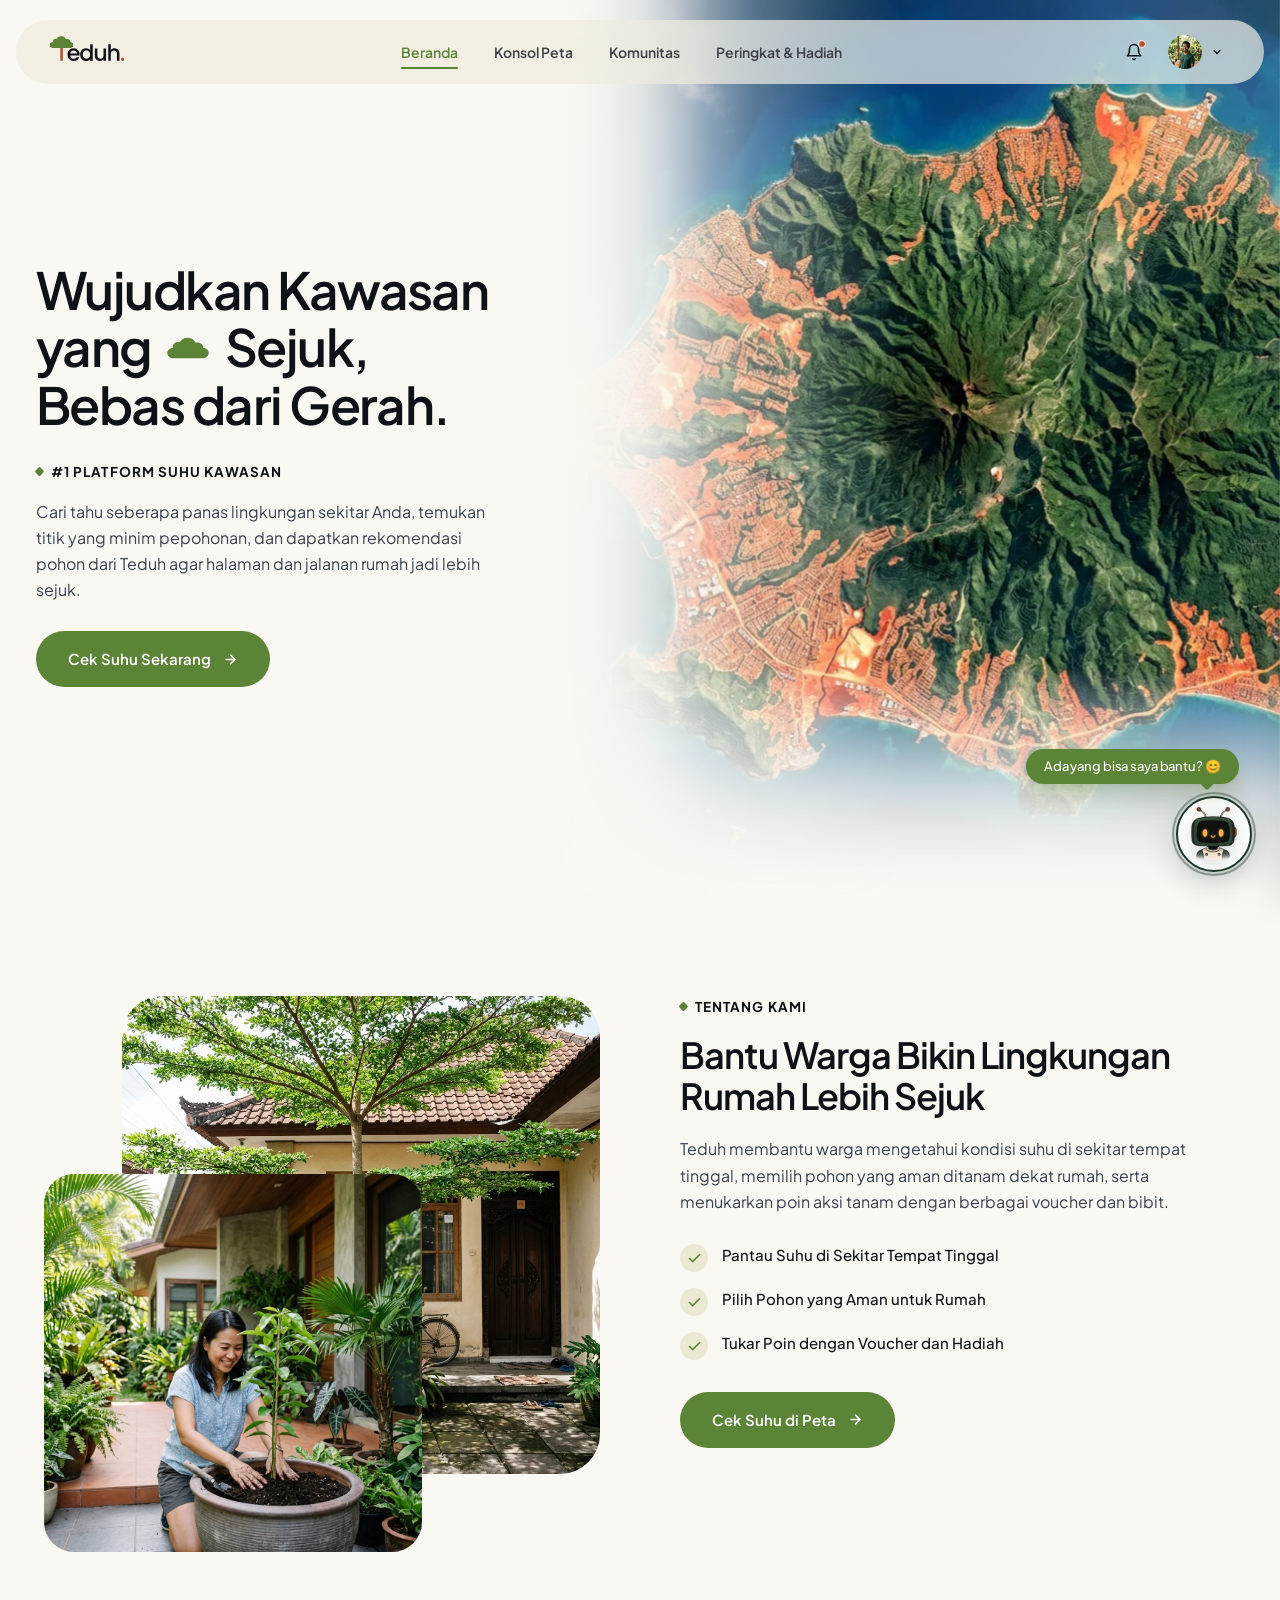
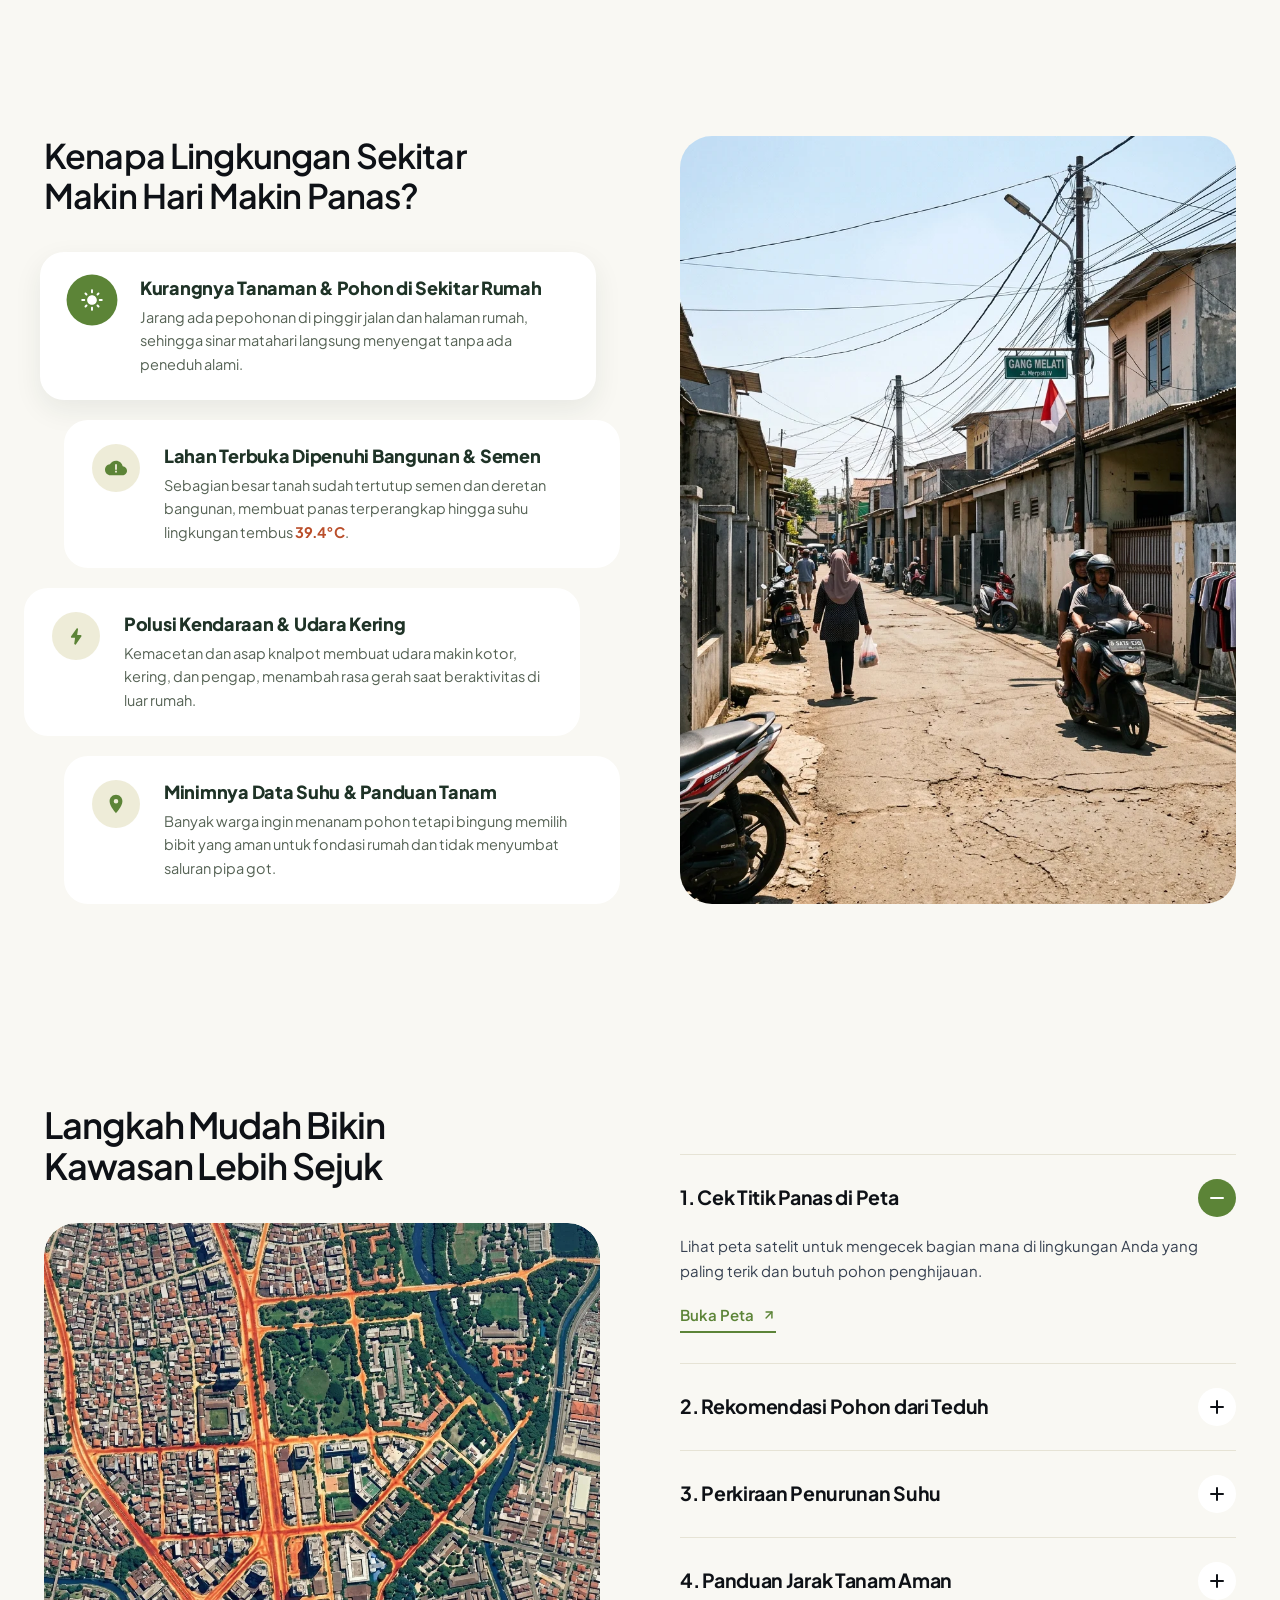
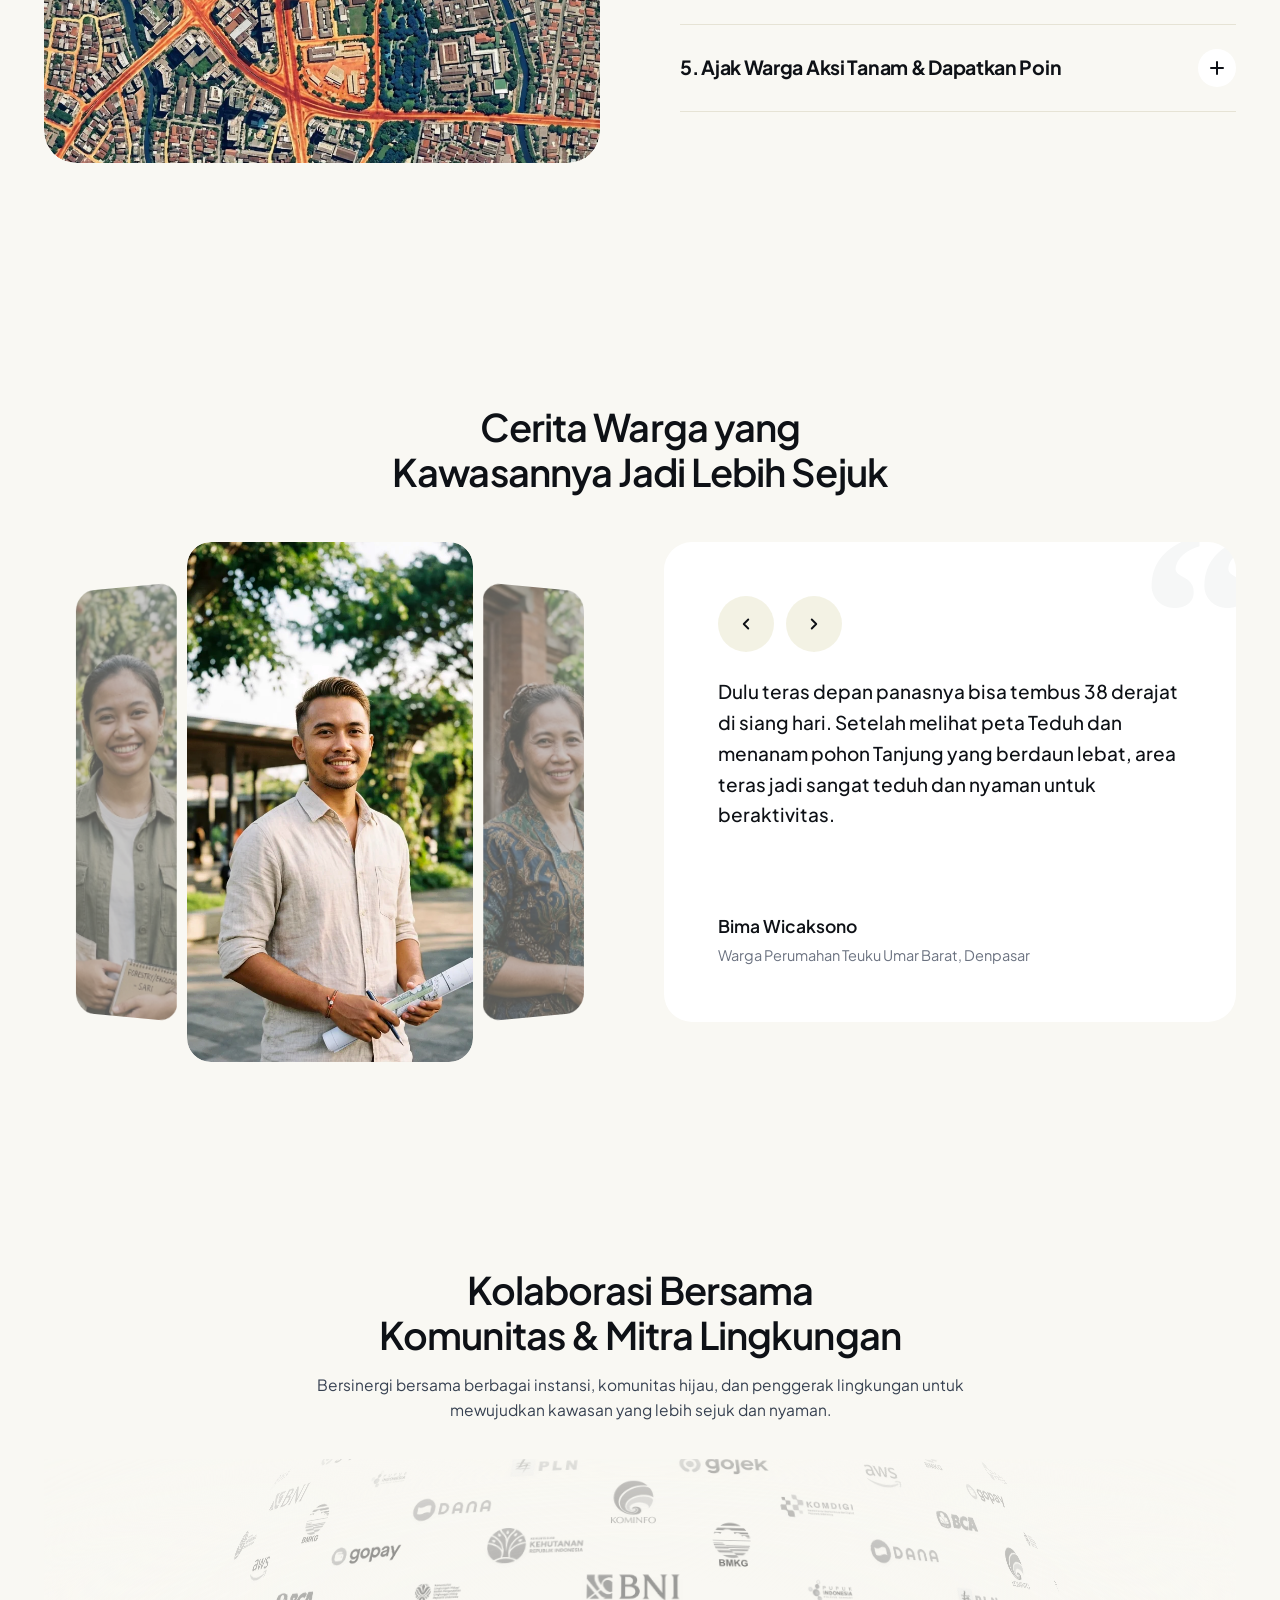
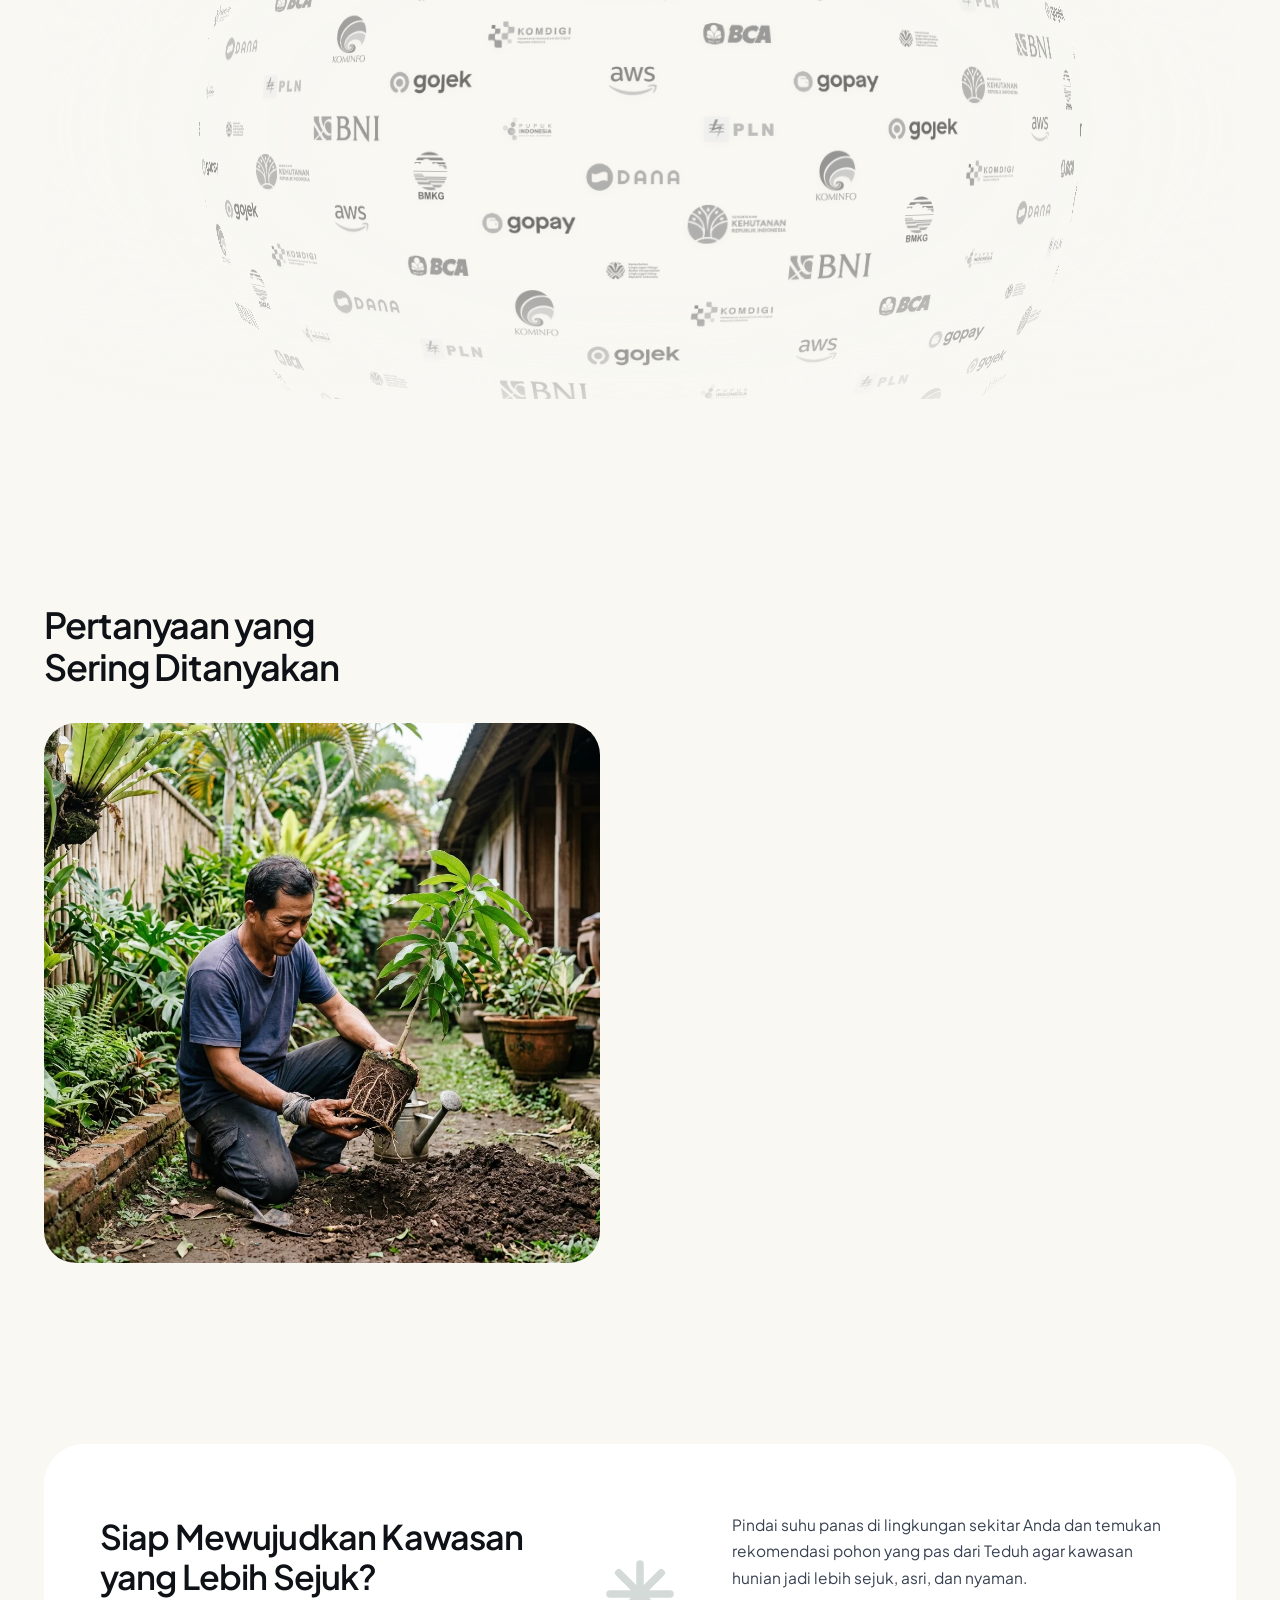
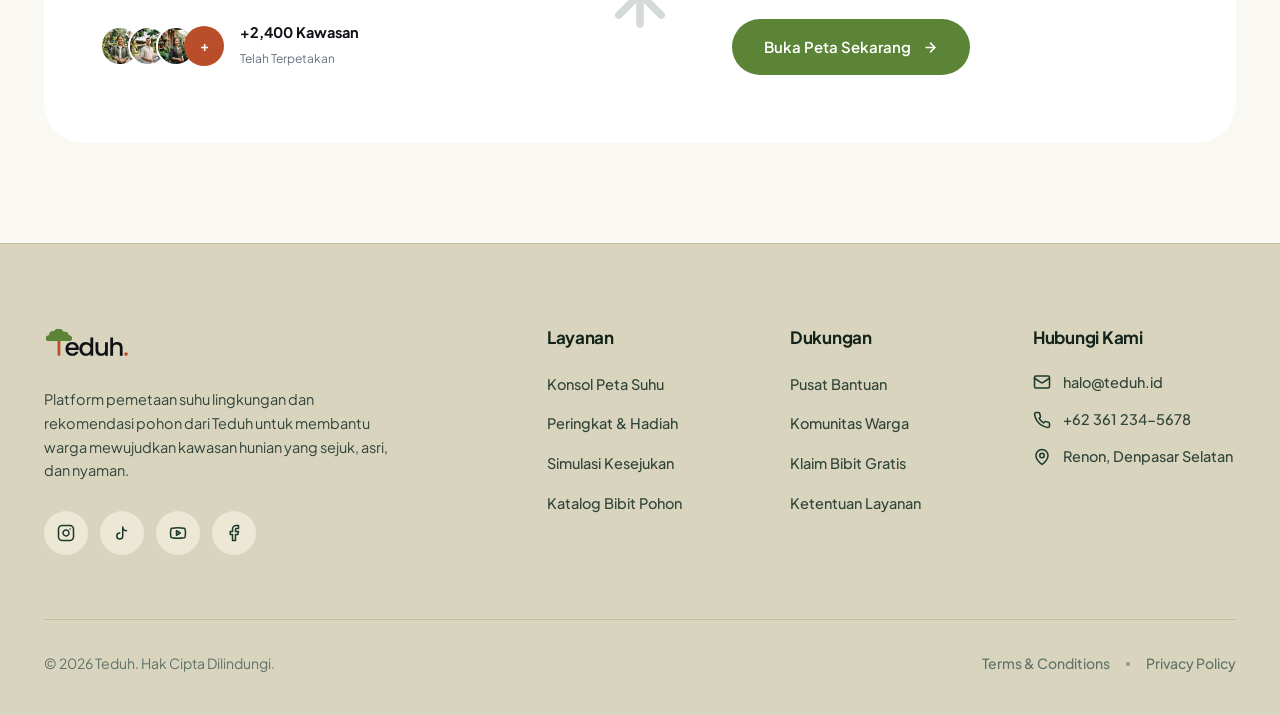
<file: index.html>
﻿<!--
  TEDUH DIGITAL PLATFORM
  Berkas: index.html
  Deskripsi: Halaman Utama (Landing Page), Visualisasi Termal & Panduan Bibit Pohon Peneduh

  ==========================================================================
  SUMBER KARYA & ATRIBUSI MEDIA / ASET:
  1. Aset Visual, Fotografi & Ilustrasi Botani (assets/*):
     - Seluruh potret avatar warga, direktori tajuk pohon, dokumentasi aksi pekarangan,
       katalog reward/voucher, dan lanskap lingkungan dibuat orisinal menggunakan Generative AI (AI Image Generator / Banana AI).
  2. Logo, Brandmark & Maskot:
     - Logo & Identitas Brand Teduh: Didesain mandiri menggunakan Canva oleh tim pengembang.
     - Maskot Interaktif Teduh Bot: Ilustrasi karakter digital orisinal pengembang.
  3. Pustaka Eksternal, Tipografi & Peta:
     - Tipografi: Google Fonts Plus Jakarta Sans (SIL Open Font License 1.1).
     - Ikonografi: Lucide Icons (MIT License).
     - JavaScript Library: jQuery 3.7.1 CDN (OpenJS Foundation / MIT License).
     - Framework Gaya: Tailwind CSS CDN.
  ==========================================================================
-->
<!doctype html>
<html lang="id">
  <head>
    <meta charset="utf-8" />
    <meta name="viewport" content="width=device-width, initial-scale=1.0" />
    <title>
      Teduh: Platform Pemetaan Kesejukan &amp; Rekomendasi Pohon Peneduh
    </title>
    <meta
      name="description"
      content="Teduh membantu warga memetakan titik panas di sekitar hunian dan memilih rekomendasi pohon yang pas agar lingkungan jadi lebih sejuk dan nyaman."
    />

    <link rel="icon" type="image/svg+xml" href="assets/logo/teduh-cloud.svg" />
    <link rel="stylesheet" href="css/global.css" />
    <link rel="stylesheet" href="css/home.css" />
    <link rel="stylesheet" href="css/chatbot.css" />
  </head>
  <body>
    <nav class="navbar" aria-label="Navigasi Utama">
      <div class="navbar-inner">
        <a href="index.html" class="navbar-brand" aria-label="Teduh Beranda">
          <img
            src="assets/logo/teduh-logo.svg"
            alt="Teduh"
            class="navbar-brand-logo"
          />
          <img
            src="assets/logo/teduh-only.svg"
            alt="Teduh"
            class="navbar-brand-logo-mobile"
          />
        </a>

        <div class="navbar-links">
          <a href="index.html" class="navbar-link active">Beranda</a>
          <a href="map.html" class="navbar-link">Konsol Peta</a>
          <a href="community.html" class="navbar-link">Komunitas</a>
          <a href="reward.html" class="navbar-link">Peringkat &amp; Hadiah</a>
        </div>

        <div class="navbar-actions">
          <div class="nav-notif-wrapper">
            <button
              type="button"
              class="nav-notif-trigger"
              aria-label="Notifikasi Pengguna"
              aria-expanded="false"
            >
              <svg
                width="18"
                height="18"
                viewBox="0 0 24 24"
                fill="none"
                stroke="currentColor"
                stroke-width="2"
                stroke-linecap="round"
                stroke-linejoin="round"
                aria-hidden="true"
              >
                <path d="M18 8A6 6 0 0 0 6 8c0 7-3 9-3 9h18s-3-2-3-9"></path>
                <path d="M13.73 21a2 2 0 0 1-3.46 0"></path>
              </svg>
              <span class="nav-notif-dot"></span>
            </button>

            <div class="nav-notif-popup" role="menu">
              <div class="nav-notif-header">
                <h4 class="nav-notif-title">Notifikasi</h4>
                <span class="nav-notif-mark-read-badge">Tandai Dibaca</span>
              </div>
              <div class="nav-notif-list"></div>
              <div class="nav-notif-footer">
                <button type="button" class="nav-notif-view-all-btn">
                  Lihat Semua Notifikasi
                </button>
              </div>
            </div>
          </div>

          <div class="nav-profile-wrapper">
            <button
              type="button"
              class="nav-profile-trigger"
              aria-label="Menu Profil John Doe"
              aria-expanded="false"
            >
              <div class="nav-profile-avatar">
                <img
                  src="assets/avatars/john-doe.webp"
                  alt="Avatar John Doe"
                  onerror="
                    this.style.display = 'none';
                    this.parentElement.innerText = 'JD';
                  "
                />
              </div>
              <div class="nav-profile-arrow">
                <svg
                  width="12"
                  height="12"
                  viewBox="0 0 24 24"
                  fill="none"
                  stroke="currentColor"
                  stroke-width="2.5"
                  stroke-linecap="round"
                  stroke-linejoin="round"
                  aria-hidden="true"
                >
                  <polyline points="6 9 12 15 18 9"></polyline>
                </svg>
              </div>
            </button>

            <div class="nav-profile-popup" role="menu">
              <div class="nav-popup-header">
                <div class="nav-popup-avatar">
                  <img
                    src="assets/avatars/john-doe.webp"
                    alt="Avatar John Doe"
                    onerror="
                      this.style.display = 'none';
                      this.parentElement.innerText = 'JD';
                    "
                  />
                </div>
                <div class="nav-popup-user-meta">
                  <span class="nav-popup-name">John Doe</span>
                  <span class="nav-popup-username">@johndoe</span>
                </div>
              </div>

              <div class="nav-popup-metrics">
                <div class="nav-popup-metrics-row">
                  <span class="nav-popup-level-badge"
                    >Level 3: Perintis Teduh</span
                  >
                  <div class="nav-popup-points-badge">
                    <span class="nav-popup-points-value">850 Poin</span>
                  </div>
                </div>

                <div class="nav-popup-progress-track">
                  <div class="nav-popup-progress-fill" style="width: 70%"></div>
                </div>
              </div>

              <div class="nav-popup-menu">
                <a href="profile.html" class="nav-popup-item" role="menuitem">
                  <svg fill="none" stroke="currentColor" viewBox="0 0 24 24">
                    <path
                      d="M20 21v-2a4 4 0 00-4-4H8a4 4 0 00-4 4v2"
                      stroke-width="2"
                      stroke-linecap="round"
                      stroke-linejoin="round"
                    ></path>
                    <circle
                      cx="12"
                      cy="7"
                      r="4"
                      stroke-width="2"
                      stroke-linecap="round"
                      stroke-linejoin="round"
                    ></circle>
                  </svg>
                  <span>Profil Saya</span>
                </a>
                <div class="nav-popup-divider"></div>
                <button
                  type="button"
                  class="nav-popup-logout-btn"
                  onclick="handleNavLogout()"
                  role="menuitem"
                >
                  <svg fill="none" stroke="currentColor" viewBox="0 0 24 24">
                    <path
                      d="M17 16l4-4m0 0l-4-4m4 4H7m6 4v1a3 3 0 01-3 3H6a3 3 0 01-3-3V7a3 3 0 013-3h4a3 3 0 013 3v1"
                      stroke-width="2"
                      stroke-linecap="round"
                      stroke-linejoin="round"
                    ></path>
                  </svg>
                  <span>Logout</span>
                </button>
              </div>
            </div>
          </div>

          <button
            id="navbarHamburger"
            class="navbar-hamburger"
            type="button"
            aria-label="Buka Menu Navigasi"
            aria-expanded="false"
          >
            <svg
              width="22"
              height="22"
              viewBox="0 0 24 24"
              fill="none"
              stroke="currentColor"
              stroke-width="2.5"
              stroke-linecap="round"
              stroke-linejoin="round"
              aria-hidden="true"
            >
              <line x1="3.5" y1="6" x2="20.5" y2="6"></line>
              <line x1="3.5" y1="12" x2="20.5" y2="12"></line>
              <line x1="3.5" y1="18" x2="20.5" y2="18"></line>
            </svg>
          </button>
        </div>
      </div>
    </nav>

    <div
      id="mobileNavOverlay"
      class="mobile-nav-overlay"
      aria-hidden="true"
    ></div>
    <aside
      id="mobileNavMenu"
      class="mobile-nav-menu"
      aria-label="Menu Navigasi Mobile"
    >
      <div class="mobile-nav-top">
        <div class="mobile-nav-header">
          <a href="index.html" class="navbar-brand" aria-label="Teduh Beranda">
            <img
              src="assets/logo/teduh-logo.svg"
              alt="Teduh"
              class="navbar-brand-logo"
            />
          </a>
          <button
            id="mobileNavClose"
            class="mobile-nav-close"
            type="button"
            aria-label="Tutup Menu"
          >
            <svg
              width="18"
              height="18"
              viewBox="0 0 24 24"
              fill="none"
              stroke="currentColor"
              stroke-width="2.5"
              stroke-linecap="round"
              stroke-linejoin="round"
            >
              <line x1="18" y1="6" x2="6" y2="18"></line>
              <line x1="6" y1="6" x2="18" y2="18"></line>
            </svg>
          </button>
        </div>

        <nav class="mobile-nav-links">
          <a href="index.html" class="mobile-nav-link active">
            <svg
              width="18"
              height="18"
              viewBox="0 0 24 24"
              fill="none"
              stroke="currentColor"
              stroke-width="2"
              stroke-linecap="round"
              stroke-linejoin="round"
            >
              <path d="M3 9l9-7 9 7v11a2 2 0 0 1-2 2H5a2 2 0 0 1-2-2z"></path>
              <polyline points="9 22 9 12 15 12 15 22"></polyline>
            </svg>
            <span>Beranda</span>
          </a>
          <a href="map.html" class="mobile-nav-link">
            <svg
              width="18"
              height="18"
              viewBox="0 0 24 24"
              fill="none"
              stroke="currentColor"
              stroke-width="2"
              stroke-linecap="round"
              stroke-linejoin="round"
            >
              <polygon
                points="1 6 1 22 8 18 16 22 23 18 23 2 16 6 8 2 1 6"
              ></polygon>
              <line x1="8" y1="2" x2="8" y2="18"></line>
              <line x1="16" y1="6" x2="16" y2="22"></line>
            </svg>
            <span>Konsol Peta</span>
          </a>
          <a href="community.html" class="mobile-nav-link">
            <svg
              width="18"
              height="18"
              viewBox="0 0 24 24"
              fill="none"
              stroke="currentColor"
              stroke-width="2"
              stroke-linecap="round"
              stroke-linejoin="round"
            >
              <path d="M17 21v-2a4 4 0 0 0-4-4H5a4 4 0 0 0-4 4v2"></path>
              <circle cx="9" cy="7" r="4"></circle>
              <path d="M23 21v-2a4 4 0 0 0-3-3.87"></path>
              <path d="M16 3.13a4 4 0 0 1 0 7.75"></path>
            </svg>
            <span>Komunitas</span>
          </a>
          <a href="reward.html" class="mobile-nav-link">
            <svg
              width="18"
              height="18"
              viewBox="0 0 24 24"
              fill="none"
              stroke="currentColor"
              stroke-width="2"
              stroke-linecap="round"
              stroke-linejoin="round"
            >
              <circle cx="12" cy="8" r="7"></circle>
              <polyline
                points="8.21 13.89 7 23 12 20 17 23 15.79 13.88"
              ></polyline>
            </svg>
            <span>Peringkat &amp; Hadiah</span>
          </a>
        </nav>
      </div>

      <div class="mobile-nav-footer">
        <a
          href="profile.html"
          class="mobile-nav-profile"
          aria-label="Buka Profil John Doe"
        >
          <img
            src="assets/avatars/john-doe.webp"
            alt="Avatar John Doe"
            onerror="
              this.style.display = 'none';
              this.parentElement.innerText = 'JD';
            "
          />
          <div class="mobile-nav-profile-info">
            <strong>John Doe</strong>
            <span id="mobileUserPoints">Level 3 • 850 Poin</span>
          </div>
          <svg
            class="mobile-nav-profile-arrow"
            width="16"
            height="16"
            viewBox="0 0 24 24"
            fill="none"
            stroke="currentColor"
            stroke-width="2.5"
            stroke-linecap="round"
            stroke-linejoin="round"
          >
            <polyline points="9 18 15 12 9 6"></polyline>
          </svg>
        </a>

        <button
          type="button"
          class="mobile-nav-logout"
          onclick="handleNavLogout()"
        >
          <svg
            width="18"
            height="18"
            fill="none"
            stroke="currentColor"
            viewBox="0 0 24 24"
          >
            <path
              d="M17 16l4-4m0 0l-4-4m4 4H7m6 4v1a3 3 0 01-3 3H6a3 3 0 01-3-3V7a3 3 0 013-3h4a3 3 0 013 3v1"
              stroke-width="2"
              stroke-linecap="round"
              stroke-linejoin="round"
            ></path>
          </svg>
          <span>Keluar dari Akun</span>
        </button>
      </div>
    </aside>

    <main class="home-main">
      <section class="hero hero-split">
        <div class="hero-left">
          <div class="hero-left-inner">
            <h1 class="hd xxl hero-title">
              <span style="white-space: nowrap">Wujudkan Kawasan</span><br />
              <span style="white-space: nowrap"
                >yang
                <img
                  src="assets/logo/teduh-cloud.svg"
                  alt="Teduh Icon"
                  class="hero-title-icon"
                  aria-hidden="true"
                />
                Sejuk,</span
              ><br />
              <span style="white-space: nowrap">Bebas dari Gerah.</span>
            </h1>

            <div class="hero-left-bottom">
              <span class="hero-label"
                ><span class="hero-label-diamond" aria-hidden="true"></span>#1
                Platform Suhu Kawasan</span
              >
              <p class="sub hero-desc">
                Cari tahu seberapa panas lingkungan sekitar Anda, temukan titik
                yang minim pepohonan, dan dapatkan rekomendasi pohon dari Teduh
                agar halaman dan jalanan rumah jadi lebih sejuk.
              </p>

              <div class="hero-action-row">
                <a href="map.html" class="btn-hero-black">
                  <span>Cek Suhu Sekarang</span>
                  <svg
                    width="15"
                    height="15"
                    viewBox="0 0 24 24"
                    fill="none"
                    stroke="currentColor"
                    stroke-width="2.5"
                    stroke-linecap="round"
                    stroke-linejoin="round"
                    aria-hidden="true"
                  >
                    <line x1="5" y1="12" x2="19" y2="12"></line>
                    <polyline points="12 5 19 12 12 19"></polyline>
                  </svg>
                </a>
              </div>
            </div>
          </div>
        </div>

        <div class="hero-right">
          <div class="hero-fade-overlay" aria-hidden="true"></div>
          <img
            src="assets/landing/hero-landing.webp"
            alt="Analisis Spasial Radiasi Panas Wilayah Teduh"
            class="hero-full-img"
          />
        </div>
      </section>

      <div class="container">
        <section id="tentang" class="about-section">
          <div class="about-container">
            <div class="about-grid">
              <div class="about-images-wrapper">
                <div class="about-img-back-wrapper">
                  <img
                    src="assets/landing/about-canopy.webp"
                    alt="Pohon Peneduh yang Menyejukkan Kawasan Pemukiman"
                    class="about-img-back"
                  />
                </div>

                <div class="about-img-front-wrapper">
                  <img
                    src="assets/landing/about-resident.webp"
                    alt="Warga Menanam Bibit Pohon Ramah Lingkungan"
                    class="about-img-front"
                  />
                </div>
              </div>

              <div class="about-content">
                <span class="about-label"
                  ><span class="about-label-diamond" aria-hidden="true"></span
                  >Tentang Kami</span
                >
                <h2 class="hd xl">
                  Bantu Warga Bikin Lingkungan Rumah Lebih Sejuk
                </h2>
                <p class="about-desc">
                  Teduh membantu warga mengetahui kondisi suhu di sekitar tempat
                  tinggal, memilih pohon yang aman ditanam dekat rumah, serta
                  menukarkan poin aksi tanam dengan berbagai voucher dan bibit.
                </p>

                <div
                  class="about-checklist"
                  role="region"
                  aria-label="Solusi Utama Teduh"
                >
                  <div
                    class="about-check-item"
                    data-index="0"
                    tabindex="0"
                    role="button"
                    aria-expanded="false"
                  >
                    <div class="about-check-icon" aria-hidden="true">
                      <svg
                        width="15"
                        height="15"
                        viewBox="0 0 24 24"
                        fill="none"
                        stroke="currentColor"
                        stroke-width="2.5"
                        stroke-linecap="round"
                        stroke-linejoin="round"
                      >
                        <polyline points="20 6 9 17 4 12"></polyline>
                      </svg>
                    </div>
                    <div class="about-check-content">
                      <p class="about-check-title">
                        Pantau Suhu di Sekitar Tempat Tinggal
                      </p>
                      <div class="about-check-body">
                        <p>
                          Cek suhu jalanan dan area sekitar rumah Anda lewat
                          peta satelit untuk melihat lokasi mana yang paling
                          butuh peneduh.
                        </p>
                      </div>
                    </div>
                  </div>

                  <div
                    class="about-check-item"
                    data-index="1"
                    tabindex="0"
                    role="button"
                    aria-expanded="false"
                  >
                    <div class="about-check-icon" aria-hidden="true">
                      <svg
                        width="15"
                        height="15"
                        viewBox="0 0 24 24"
                        fill="none"
                        stroke="currentColor"
                        stroke-width="2.5"
                        stroke-linecap="round"
                        stroke-linejoin="round"
                      >
                        <polyline points="20 6 9 17 4 12"></polyline>
                      </svg>
                    </div>
                    <div class="about-check-content">
                      <p class="about-check-title">
                        Pilih Pohon yang Aman untuk Rumah
                      </p>
                      <div class="about-check-body">
                        <p>
                          Temukan rekomendasi pohon berakar dalam yang tidak
                          merusak fondasi bangunan, lantai teras, atau saluran
                          air.
                        </p>
                      </div>
                    </div>
                  </div>

                  <div
                    class="about-check-item"
                    data-index="2"
                    tabindex="0"
                    role="button"
                    aria-expanded="false"
                  >
                    <div class="about-check-icon" aria-hidden="true">
                      <svg
                        width="15"
                        height="15"
                        viewBox="0 0 24 24"
                        fill="none"
                        stroke="currentColor"
                        stroke-width="2.5"
                        stroke-linecap="round"
                        stroke-linejoin="round"
                      >
                        <polyline points="20 6 9 17 4 12"></polyline>
                      </svg>
                    </div>
                    <div class="about-check-content">
                      <p class="about-check-title">
                        Tukar Poin dengan Voucher dan Hadiah
                      </p>
                      <div class="about-check-body">
                        <p>
                          Kumpulkan poin dari setiap pohon yang Anda tanam dan
                          rawat, lalu tukarkan dengan bibit, kompos, atau
                          voucher belanja mitra.
                        </p>
                      </div>
                    </div>
                  </div>
                </div>

                <div class="about-action-wrap">
                  <a href="map.html" class="btn-black">
                    <span>Cek Suhu di Peta</span>
                    <svg
                      width="15"
                      height="15"
                      viewBox="0 0 24 24"
                      fill="none"
                      stroke="currentColor"
                      stroke-width="2.5"
                      stroke-linecap="round"
                      stroke-linejoin="round"
                      aria-hidden="true"
                    >
                      <line x1="5" y1="12" x2="19" y2="12"></line>
                      <polyline points="12 5 19 12 12 19"></polyline>
                    </svg>
                  </a>
                </div>
              </div>
            </div>
          </div>
        </section>

        <section id="masalah" class="problem-section">
          <div class="problem-container">
            <div class="problem-left">
              <div class="problem-title">
                <h2 class="hd xl">
                  Kenapa Lingkungan Sekitar <br />Makin Hari Makin Panas?
                </h2>
              </div>
              <div
                class="prob-list"
                role="tablist"
                aria-label="Daftar Masalah Lingkungan Panas"
              >
                <div
                  class="prob-list-item active"
                  data-img="assets/landing/problem-1.webp"
                  tabindex="0"
                  role="tab"
                  aria-selected="true"
                >
                  <div class="pli-icon">
                    <svg
                      width="22"
                      height="22"
                      viewBox="0 0 24 24"
                      fill="currentColor"
                      aria-hidden="true"
                    >
                      <path
                        d="M12 7c-2.76 0-5 2.24-5 5s2.24 5 5 5 5-2.24 5-5-2.24-5-5-5zM2 13h2c.55 0 1-.45 1-1s-.45-1-1-1H2c-.55 0-1 .45-1 1s.45 1 1 1zm18 0h2c.55 0 1-.45 1-1s-.45-1-1-1h-2c-.55 0-1 .45-1 1s.45 1 1 1zM11 2v2c0 .55.45 1 1 1s1-.45 1-1V2c0-.55-.45-1-1-1s-1 .45-1 1zm0 18v2c0 .55.45 1 1 1s1-.45 1-1v-2c0-.55-.45-1-1-1s-1 .45-1 1zM5.99 4.58a.996.996 0 0 0-1.41 0 .996.996 0 0 0 0 1.41l1.06 1.06c.39.39 1.03.39 1.41 0s.39-1.02 0-1.41L5.99 4.58zm12.37 12.37a.996.996 0 0 0-1.41 0 .996.996 0 0 0 0 1.41l1.06 1.06c.39.39 1.03.39 1.41 0a.996.996 0 0 0 0-1.41l-1.06-1.06zm1.06-10.96a.996.996 0 0 0-1.41-1.41l-1.06 1.06c-.39.39-.39 1.03 0 1.41s1.02.39 1.41 0l1.06-1.06zM7.05 18.36a.996.996 0 0 0-1.41-1.41l-1.06 1.06c-.39.39-.39 1.03 0 1.41s1.02.39 1.41 0l1.06-1.06z"
                      />
                    </svg>
                  </div>
                  <div class="pli-text">
                    <h3>Kurangnya Tanaman &amp; Pohon di Sekitar Rumah</h3>
                    <p>
                      Jarang ada pepohonan di pinggir jalan dan halaman rumah,
                      sehingga sinar matahari langsung menyengat tanpa ada
                      peneduh alami.
                    </p>
                  </div>
                </div>

                <div
                  class="prob-list-item-2"
                  data-img="assets/landing/problem-2.webp"
                  tabindex="0"
                  role="tab"
                  aria-selected="false"
                >
                  <div class="pli-icon">
                    <svg
                      width="22"
                      height="22"
                      viewBox="0 0 24 24"
                      fill="currentColor"
                      aria-hidden="true"
                    >
                      <path
                        d="M19.35 10.04C18.67 6.59 15.64 4 12 4 9.11 4 6.6 5.64 5.35 8.04 2.34 8.36 0 10.91 0 14c0 3.31 2.69 6 6 6h13c2.76 0 5-2.24 5-5 0-2.64-2.05-4.78-4.65-4.96zM13 14h-2V8h2v6zm0 3h-2v-2h2v2z"
                      />
                    </svg>
                  </div>
                  <div class="pli-text">
                    <h3>Lahan Terbuka Dipenuhi Bangunan &amp; Semen</h3>
                    <p>
                      Sebagian besar tanah sudah tertutup semen dan deretan
                      bangunan, membuat panas terperangkap hingga suhu
                      lingkungan tembus
                      <span class="temp-accent" data-temp-target="39.4"
                        >39.4°C</span
                      >.
                    </p>
                  </div>
                </div>

                <div
                  class="prob-list-item"
                  data-img="assets/landing/problem-3.webp"
                  tabindex="0"
                  role="tab"
                  aria-selected="false"
                >
                  <div class="pli-icon">
                    <svg
                      width="22"
                      height="22"
                      viewBox="0 0 24 24"
                      fill="currentColor"
                      aria-hidden="true"
                    >
                      <path
                        d="M11 21h-1l1-7H7.5c-.88 0-1.33-.96-.82-1.68l6-8.5c.5-.71 1.57-.36 1.57.51l-1 6.67h3.75c.88 0 1.33.96.82 1.68l-6 8.5c-.2.28-.5.42-.82.42z"
                      />
                    </svg>
                  </div>
                  <div class="pli-text">
                    <h3>Polusi Kendaraan &amp; Udara Kering</h3>
                    <p>
                      Kemacetan dan asap knalpot membuat udara makin kotor,
                      kering, dan pengap, menambah rasa gerah saat beraktivitas
                      di luar rumah.
                    </p>
                  </div>
                </div>

                <div
                  class="prob-list-item-2"
                  data-img="assets/landing/problem-4.webp"
                  tabindex="0"
                  role="tab"
                  aria-selected="false"
                >
                  <div class="pli-icon">
                    <svg
                      width="22"
                      height="22"
                      viewBox="0 0 24 24"
                      fill="currentColor"
                      aria-hidden="true"
                    >
                      <path
                        d="M12 2C8.13 2 5 5.13 5 9c0 5.25 7 13 7 13s7-7.75 7-13c0-3.87-3.13-7-7-7zm0 9.5a2.5 2.5 0 1 1 2.5-2.5 2.5 2.5 0 0 1-2.5 2.5z"
                      />
                    </svg>
                  </div>
                  <div class="pli-text">
                    <h3>Minimnya Data Suhu &amp; Panduan Tanam</h3>
                    <p>
                      Banyak warga ingin menanam pohon tetapi bingung memilih
                      bibit yang aman untuk fondasi rumah dan tidak menyumbat
                      saluran pipa got.
                    </p>
                  </div>
                </div>
              </div>
            </div>

            <div class="problem-right">
              <div class="problem-img-wrapper" id="problemImgWrapper">
                <img
                  src="assets/landing/problem-1.webp"
                  alt="Kurangnya Tanaman dan Pohon di Sekitar Rumah"
                  class="problem-img-1to1 active"
                  data-img-idx="0"
                />
                <img
                  src="assets/landing/problem-2.webp"
                  alt="Lahan Terbuka Dipenuhi Bangunan dan Semen"
                  class="problem-img-1to1"
                  data-img-idx="1"
                />
                <img
                  src="assets/landing/problem-3.webp"
                  alt="Polusi Kendaraan dan Udara Kering"
                  class="problem-img-1to1"
                  data-img-idx="2"
                />
                <img
                  src="assets/landing/problem-4.webp"
                  alt="Minimnya Data Suhu dan Panduan Tanam"
                  class="problem-img-1to1"
                  data-img-idx="3"
                />
              </div>
            </div>
          </div>
        </section>

        <section id="fitur" class="features-accordion">
          <div class="fa-container">
            <div class="fa-left">
              <h2 class="hd xl">
                Langkah Mudah Bikin <br />Kawasan Lebih Sejuk
              </h2>

              <div class="fa-main-carousel-wrapper">
                <div class="fa-carousel-cell">
                  <img
                    id="featureImagePreview"
                    src="assets/landing/feature-1.webp"
                    alt="Aksi Penanaman Pohon Peneduh Ramah Lingkungan"
                    class="feature-img-1to1"
                  />
                  <img
                    id="featureImageNext"
                    src="assets/landing/feature-1.webp"
                    alt="Aksi Penanaman Pohon Peneduh Ramah Lingkungan"
                    class="feature-img-1to1 feature-img-overlay"
                    aria-hidden="true"
                  />
                </div>
              </div>
            </div>

            <div class="fa-right">
              <div class="accordion-list">
                <div
                  class="acc-item active"
                  data-img="assets/landing/feature-1.webp"
                >
                  <div class="acc-header">
                    <h3>1. Cek Titik Panas di Peta</h3>
                    <div class="acc-toggle" aria-hidden="true"></div>
                  </div>
                  <div class="acc-content">
                    <div class="acc-inner">
                      <p>
                        Lihat peta satelit untuk mengecek bagian mana di
                        lingkungan Anda yang paling terik dan butuh pohon
                        penghijauan.
                      </p>
                      <div class="acc-bottom">
                        <a href="map.html" class="btn-link">
                          <span>Buka Peta</span>
                          <svg
                            width="14"
                            height="14"
                            viewBox="0 0 24 24"
                            fill="none"
                            stroke="currentColor"
                            stroke-width="2.5"
                            stroke-linecap="round"
                            stroke-linejoin="round"
                          >
                            <line x1="7" y1="17" x2="17" y2="7"></line>
                            <polyline points="7 7 17 7 17 17"></polyline>
                          </svg>
                        </a>
                      </div>
                    </div>
                  </div>
                </div>

                <div class="acc-item" data-img="assets/landing/feature-2.webp">
                  <div class="acc-header">
                    <h3>2. Rekomendasi Pohon dari Teduh</h3>
                    <div class="acc-toggle" aria-hidden="true"></div>
                  </div>
                  <div class="acc-content">
                    <div class="acc-inner">
                      <p>
                        Daftar bibit pohon berdaun lebat yang akarnya aman dari
                        fondasi rumah dan tidak merusak saluran pipa got.
                      </p>
                      <div class="acc-bottom">
                        <a href="map.html" class="btn-link">
                          <span>Lihat Rekomendasi</span>
                          <svg
                            width="14"
                            height="14"
                            viewBox="0 0 24 24"
                            fill="none"
                            stroke="currentColor"
                            stroke-width="2.5"
                            stroke-linecap="round"
                            stroke-linejoin="round"
                          >
                            <line x1="7" y1="17" x2="17" y2="7"></line>
                            <polyline points="7 7 17 7 17 17"></polyline>
                          </svg>
                        </a>
                      </div>
                    </div>
                  </div>
                </div>

                <div class="acc-item" data-img="assets/landing/feature-3.webp">
                  <div class="acc-header">
                    <h3>3. Perkiraan Penurunan Suhu</h3>
                    <div class="acc-toggle" aria-hidden="true"></div>
                  </div>
                  <div class="acc-content">
                    <div class="acc-inner">
                      <p>
                        Ketahui perkiraan seberapa sejuk suhu lingkungan Anda
                        setelah pepohonan mulai tumbuh menaungi kawasan.
                      </p>
                      <div class="acc-bottom">
                        <a href="map.html" class="btn-link">
                          <span>Coba Simulasi Suhu</span>
                          <svg
                            width="14"
                            height="14"
                            viewBox="0 0 24 24"
                            fill="none"
                            stroke="currentColor"
                            stroke-width="2.5"
                            stroke-linecap="round"
                            stroke-linejoin="round"
                          >
                            <line x1="7" y1="17" x2="17" y2="7"></line>
                            <polyline points="7 7 17 7 17 17"></polyline>
                          </svg>
                        </a>
                      </div>
                    </div>
                  </div>
                </div>

                <div class="acc-item" data-img="assets/landing/feature-4.webp">
                  <div class="acc-header">
                    <h3>4. Panduan Jarak Tanam Aman</h3>
                    <div class="acc-toggle" aria-hidden="true"></div>
                  </div>
                  <div class="acc-content">
                    <div class="acc-inner">
                      <p>
                        Panduan mudah menentukan jarak tanam yang pas dari
                        dinding rumah dan kabel jalanan agar pohon tumbuh rapi.
                      </p>
                      <div class="acc-bottom">
                        <a href="map.html" class="btn-link">
                          <span>Cek Panduan Tanam</span>
                          <svg
                            width="14"
                            height="14"
                            viewBox="0 0 24 24"
                            fill="none"
                            stroke="currentColor"
                            stroke-width="2.5"
                            stroke-linecap="round"
                            stroke-linejoin="round"
                          >
                            <line x1="7" y1="17" x2="17" y2="7"></line>
                            <polyline points="7 7 17 7 17 17"></polyline>
                          </svg>
                        </a>
                      </div>
                    </div>
                  </div>
                </div>

                <div class="acc-item" data-img="assets/feed/feed-gotong-royong.webp">
                  <div class="acc-header">
                    <h3>5. Ajak Warga Aksi Tanam & Dapatkan Poin</h3>
                    <div class="acc-toggle" aria-hidden="true"></div>
                  </div>
                  <div class="acc-content">
                    <div class="acc-inner">
                      <p>
                        Ajak tetangga gotong royong menanam pohon bersama di gang atau perumahan, lalu tukarkan poin keaktifan dengan berbagai voucher mitra dan bibit gratis.
                      </p>
                      <div class="acc-bottom">
                        <a href="community.html" class="btn-link">
                          <span>Ajak Warga Menanam</span>
                          <svg
                            width="14"
                            height="14"
                            viewBox="0 0 24 24"
                            fill="none"
                            stroke="currentColor"
                            stroke-width="2.5"
                            stroke-linecap="round"
                            stroke-linejoin="round"
                          >
                            <line x1="7" y1="17" x2="17" y2="7"></line>
                            <polyline points="7 7 17 7 17 17"></polyline>
                          </svg>
                        </a>
                      </div>
                    </div>
                  </div>
                </div>
              </div>
            </div>
          </div>
        </section>

        <section id="ulasan" class="testimonial">
          <h2 class="hd xl">
            Cerita Warga yang <br />Kawasannya Jadi Lebih Sejuk
          </h2>

          <div class="testimonial__layout">
            <div
              class="testimonial__gallery"
              data-testimonial-gallery
              aria-label="Galeri Ulasan Warga"
            >
              <button
                class="testimonial__portrait"
                type="button"
                data-testimonial-item
                data-testimonial-index="0"
                data-testimonial-slot="previous"
                aria-pressed="false"
                data-name="Putri Ayu"
                data-role="Warga Gang Sesetan, Denpasar Selatan"
                data-quote="Halaman depan rumah lebarnya terbatas dan dulu terasa sangat panas. Setelah pakai platform Teduh, kami menanam Tabebuia Kuning. Sekarang teras jadi teduh dan suhunya jauh lebih sejuk sepanjang siang."
              >
                <img src="assets/avatars/kakak-putri.webp" alt="Putri Ayu" />
              </button>

              <button
                class="testimonial__portrait"
                type="button"
                data-testimonial-item
                data-testimonial-index="1"
                data-testimonial-slot="active"
                aria-pressed="true"
                data-name="Bima Wicaksono"
                data-role="Warga Perumahan Teuku Umar Barat, Denpasar"
                data-quote="Dulu teras depan panasnya bisa tembus 38 derajat di siang hari. Setelah melihat peta Teduh dan menanam pohon Tanjung yang berdaun lebat, area teras jadi sangat teduh dan nyaman untuk beraktivitas."
              >
                <img src="assets/avatars/gede-surya.webp" alt="Bima Wicaksono" />
              </button>

              <button
                class="testimonial__portrait"
                type="button"
                data-testimonial-item
                data-testimonial-index="2"
                data-testimonial-slot="next"
                aria-pressed="false"
                data-name="Maya Indrayani"
                data-role="Pengurus Komunitas Hijau Renon, Denpasar"
                data-quote="Peta satelit Teduh sangat membantu aksi penanaman komunitas kami. Kami bisa langsung menemukan jalan dan gang yang paling panas dan minim pohon untuk segera ditanami."
              >
                <img src="assets/avatars/ibu-desak.webp" alt="Maya Indrayani" />
              </button>

              <button
                class="testimonial__portrait"
                type="button"
                data-testimonial-item
                data-testimonial-index="3"
                data-testimonial-slot="hidden-after"
                aria-pressed="false"
                data-name="Raka Pratama"
                data-role="Pemilik Rumah Jl. Gatot Subroto Timur, Denpasar"
                data-quote="Rekomendasi pohon dari Teduh sangat pas. Kami memilih Ketapang Kencana karena bentuknya rapi seperti payung. Rumah jadi sejuk dan pemakaian pendingin ruangan berkurang banyak."
              >
                <img
                  src="assets/avatars/pak-wayan.webp"
                  alt="Raka Pratama"
                  style="object-position: 80% center"
                />
              </button>
            </div>

            <article class="testimonial__quote-card" aria-live="polite">
              <div class="testimonial__navigation">
                <button
                  class="testimonial__navigation-button"
                  type="button"
                  data-testimonial-previous
                  aria-label="Ulasan Sebelumnya"
                >
                  <svg
                    width="18"
                    height="18"
                    viewBox="0 0 24 24"
                    fill="none"
                    stroke="currentColor"
                    stroke-width="2.5"
                    stroke-linecap="round"
                    stroke-linejoin="round"
                  >
                    <polyline points="15 18 9 12 15 6"></polyline>
                  </svg>
                </button>
                <button
                  class="testimonial__navigation-button"
                  type="button"
                  data-testimonial-next
                  aria-label="Ulasan Berikutnya"
                >
                  <svg
                    width="18"
                    height="18"
                    viewBox="0 0 24 24"
                    fill="none"
                    stroke="currentColor"
                    stroke-width="2.5"
                    stroke-linecap="round"
                    stroke-linejoin="round"
                  >
                    <polyline points="9 18 15 12 9 6"></polyline>
                  </svg>
                </button>
              </div>

              <span class="testimonial__quote-mark" aria-hidden="true"
                >&ldquo;</span
              >

              <div
                class="testimonial__quote-content"
                data-testimonial-quote-content
              >
                <blockquote class="testimonial__quote" data-testimonial-quote>
                  Dulu teras depan panasnya bisa tembus 38 derajat di siang
                  hari. Setelah melihat peta Teduh dan menanam pohon Tanjung
                  yang berdaun lebat, area teras jadi sangat teduh dan nyaman
                  untuk beraktivitas.
                </blockquote>
                <footer class="testimonial__author">
                  <cite class="testimonial__name" data-testimonial-name
                    >Bima Wicaksono</cite
                  >
                  <span class="testimonial__role" data-testimonial-role
                    >Warga Perumahan Teuku Umar Barat, Denpasar</span
                  >
                </footer>
              </div>
            </article>
          </div>
        </section>

        <section id="mitra" class="mitra-section">
          <div class="mitra-header">
            <h2 class="hd xl">
              Kolaborasi Bersama <br />Komunitas &amp; Mitra Lingkungan
            </h2>
            <p class="mitra-sub">
              Bersinergi bersama berbagai instansi, komunitas hijau, dan
              penggerak lingkungan untuk mewujudkan kawasan yang lebih sejuk dan
              nyaman.
            </p>
          </div>

          <div id="mitra-dome-root" class="mitra-dome-container">
            <div id="mitra-dome-sphere" class="mitra-dome-sphere"></div>

            <div class="mitra-dome-overlay" aria-hidden="true"></div>
          </div>
        </section>

        <section id="faq" class="faq-section">
          <div class="faq-container">
            <div class="faq-left">
              <h2 class="hd xl">Pertanyaan yang <br />Sering Ditanyakan</h2>
              <div class="faq-img-wrapper">
                <img
                  src="assets/landing/question-section.webp"
                  alt="Konsultasi Kesejukan Kawasan Teduh"
                  class="faq-img-1to1"
                />
              </div>
            </div>

            <div class="faq-right">
              <div class="faq-list">
                <div class="faq-item active">
                  <div class="faq-header">
                    <span class="faq-num">01</span>
                    <h3>
                      Bagaimana cara Teduh memetakan suhu di suatu kawasan?
                    </h3>
                    <div class="faq-toggle">
                      <svg
                        width="14"
                        height="14"
                        viewBox="0 0 24 24"
                        fill="none"
                        stroke="currentColor"
                        stroke-width="2.5"
                        stroke-linecap="round"
                        stroke-linejoin="round"
                        aria-hidden="true"
                      >
                        <polyline points="6 9 12 15 18 9"></polyline>
                      </svg>
                    </div>
                  </div>
                  <div class="faq-content">
                    <div class="faq-inner">
                      <p>
                        Teduh mengolah data tutupan lahan dan citra satelit suhu
                        untuk memetakan titik panas di permukaan aspal, atap,
                        dan tanah terbuka, lalu membandingkannya dengan area
                        yang banyak pepohonan.
                      </p>
                    </div>
                  </div>
                </div>

                <div class="faq-item">
                  <div class="faq-header">
                    <span class="faq-num">02</span>
                    <h3>
                      Mengapa pohon peneduh sangat efektif menurunkan suhu
                      lingkungan?
                    </h3>
                    <div class="faq-toggle">
                      <svg
                        width="14"
                        height="14"
                        viewBox="0 0 24 24"
                        fill="none"
                        stroke="currentColor"
                        stroke-width="2.5"
                        stroke-linecap="round"
                        stroke-linejoin="round"
                        aria-hidden="true"
                      >
                        <polyline points="6 9 12 15 18 9"></polyline>
                      </svg>
                    </div>
                  </div>
                  <div class="faq-content">
                    <div class="faq-inner">
                      <p>
                        Tajuk pohon menahan sinar matahari langsung agar tidak
                        memanaskan jalan dan bangunan, sekaligus melepaskan uap
                        air secara alami yang membuat udara sekitar jadi lebih
                        sejuk.
                      </p>
                    </div>
                  </div>
                </div>

                <div class="faq-item">
                  <div class="faq-header">
                    <span class="faq-num">03</span>
                    <h3>
                      Apakah jenis pohon yang direkomendasikan ramah lingkungan
                      dan aman?
                    </h3>
                    <div class="faq-toggle">
                      <svg
                        width="14"
                        height="14"
                        viewBox="0 0 24 24"
                        fill="none"
                        stroke="currentColor"
                        stroke-width="2.5"
                        stroke-linecap="round"
                        stroke-linejoin="round"
                        aria-hidden="true"
                      >
                        <polyline points="6 9 12 15 18 9"></polyline>
                      </svg>
                    </div>
                  </div>
                  <div class="faq-content">
                    <div class="faq-inner">
                      <p>
                        Ya. Semua jenis bibit pohon pilihan di katalog Teduh
                        seperti Tanjung, Ketapang Kencana, dan Tabebuia dipilih
                        karena tahan panas matahari, berdaun lebat, dan memiliki
                        akar yang aman bagi fondasi rumah.
                      </p>
                    </div>
                  </div>
                </div>

                <div class="faq-item">
                  <div class="faq-header">
                    <span class="faq-num">04</span>
                    <h3>
                      Berapa jarak tanam yang dianjurkan dari dinding bangunan?
                    </h3>
                    <div class="faq-toggle">
                      <svg
                        width="14"
                        height="14"
                        viewBox="0 0 24 24"
                        fill="none"
                        stroke="currentColor"
                        stroke-width="2.5"
                        stroke-linecap="round"
                        stroke-linejoin="round"
                        aria-hidden="true"
                      >
                        <polyline points="6 9 12 15 18 9"></polyline>
                      </svg>
                    </div>
                  </div>
                  <div class="faq-content">
                    <div class="faq-inner">
                      <p>
                        Kami menganjurkan jarak minimal 1.5 meter untuk pohon
                        bertajuk sedang, dan 2.5 hingga 3 meter untuk pohon
                        dengan tajuk lebar agar cabang dan akar tumbuh leluasa
                        tanpa mengganggu bangunan.
                      </p>
                    </div>
                  </div>
                </div>

                <div class="faq-item">
                  <div class="faq-header">
                    <span class="faq-num">05</span>
                    <h3>
                      Apakah fitur peta dan panduan di Teduh dapat diakses
                      secara gratis?
                    </h3>
                    <div class="faq-toggle">
                      <svg
                        width="14"
                        height="14"
                        viewBox="0 0 24 24"
                        fill="none"
                        stroke="currentColor"
                        stroke-width="2.5"
                        stroke-linecap="round"
                        stroke-linejoin="round"
                        aria-hidden="true"
                      >
                        <polyline points="6 9 12 15 18 9"></polyline>
                      </svg>
                    </div>
                  </div>
                  <div class="faq-content">
                    <div class="faq-inner">
                      <p>
                        Ya, seluruh fitur pemetaan suhu wilayah, simulasi
                        penyejukan, dan rekomendasi pohon dari Teduh dapat
                        diakses dan dimanfaatkan secara gratis oleh seluruh
                        warga.
                      </p>
                    </div>
                  </div>
                </div>
              </div>
            </div>
          </div>
        </section>

        <section class="hero-partners-new">
          <div class="hp-header">
            <div class="hp-left">
              <h2 class="hd">
                Siap Mewujudkan Kawasan <br />yang Lebih Sejuk?
              </h2>
              <div class="hp-trust">
                <div class="hp-avatars">
                  <img src="assets/avatars/kakak-putri.webp" alt="Warga 1" />
                  <img src="assets/avatars/gede-surya.webp" alt="Warga 2" />
                  <img src="assets/avatars/ibu-desak.webp" alt="Warga 3" />
                  <div class="hp-avatar-plus">+</div>
                </div>
                <div class="hp-rating">
                  <strong>+2,400 Kawasan</strong>
                  <span>Telah Terpetakan</span>
                </div>
              </div>
            </div>

            <div class="hp-center">
              <svg
                class="asterisk"
                width="64"
                height="64"
                viewBox="0 0 24 24"
                fill="none"
                stroke="currentColor"
                stroke-width="2.5"
                stroke-linecap="round"
                stroke-linejoin="round"
                aria-hidden="true"
              >
                <line x1="12" y1="2" x2="12" y2="22"></line>
                <line x1="19.07" y1="4.93" x2="4.93" y2="19.07"></line>
                <line x1="22" y1="12" x2="2" y2="12"></line>
                <line x1="19.07" y1="19.07" x2="4.93" y2="4.93"></line>
              </svg>
            </div>

            <div class="hp-right">
              <p>
                Pindai suhu panas di lingkungan sekitar Anda dan temukan
                rekomendasi pohon yang pas dari Teduh agar kawasan hunian jadi
                lebih sejuk, asri, dan nyaman.
              </p>
              <div class="hp-actions">
                <a href="map.html" class="btn-black">
                  <span>Buka Peta Sekarang</span>
                  <svg
                    width="15"
                    height="15"
                    viewBox="0 0 24 24"
                    fill="none"
                    stroke="currentColor"
                    stroke-width="2.5"
                    stroke-linecap="round"
                    stroke-linejoin="round"
                    aria-hidden="true"
                  >
                    <line x1="5" y1="12" x2="19" y2="12"></line>
                    <polyline points="12 5 19 12 12 19"></polyline>
                  </svg>
                </a>
              </div>
            </div>
          </div>
        </section>
      </div>
    </main>

    <footer class="footer-new">
      <div class="footer-main-inner">
        <div class="footer-row-top">
          <div class="footer-brand-col">
            <a
              href="index.html"
              class="footer-logo-link"
              aria-label="Teduh Beranda"
            >
              <img
                src="assets/logo/teduh-logo.svg"
                alt="Teduh"
                style="height: 44px; width: auto; display: block"
              />
            </a>
            <p class="brand-bio">
              Platform pemetaan suhu lingkungan dan rekomendasi pohon dari Teduh
              untuk membantu warga mewujudkan kawasan hunian yang sejuk, asri,
              dan nyaman.
            </p>
            <div class="footer-social-wrapper">
              <a
                href="https://instagram.com"
                target="_blank"
                rel="noopener noreferrer"
                class="social-pill"
                aria-label="Instagram Teduh"
              >
                <svg
                  width="18"
                  height="18"
                  viewBox="0 0 24 24"
                  fill="none"
                  stroke="currentColor"
                  stroke-width="2"
                  stroke-linecap="round"
                  stroke-linejoin="round"
                  aria-hidden="true"
                >
                  <rect width="20" height="20" x="2" y="2" rx="5" ry="5" />
                  <path d="M16 11.37A4 4 0 1 1 12.63 8 4 4 0 0 1 16 11.37z" />
                  <line x1="17.5" x2="17.51" y1="6.5" y2="6.5" />
                </svg>
              </a>
              <a
                href="https://tiktok.com"
                target="_blank"
                rel="noopener noreferrer"
                class="social-pill"
                aria-label="TikTok Teduh"
              >
                <svg
                  width="18"
                  height="18"
                  viewBox="0 0 24 24"
                  fill="none"
                  stroke="currentColor"
                  stroke-width="2"
                  stroke-linecap="round"
                  stroke-linejoin="round"
                  aria-hidden="true"
                >
                  <path d="M9 12a4 4 0 1 0 4 4V4a5 5 0 0 0 5 5" />
                </svg>
              </a>
              <a
                href="https://youtube.com"
                target="_blank"
                rel="noopener noreferrer"
                class="social-pill"
                aria-label="YouTube Teduh"
              >
                <svg
                  width="18"
                  height="18"
                  viewBox="0 0 24 24"
                  fill="none"
                  stroke="currentColor"
                  stroke-width="2"
                  stroke-linecap="round"
                  stroke-linejoin="round"
                  aria-hidden="true"
                >
                  <path
                    d="M2.5 17a24.12 24.12 0 0 1 0-10 2 2 0 0 1 1.4-1.4 49.56 49.56 0 0 1 16.2 0A2 2 0 0 1 21.5 7a24.12 24.12 0 0 1 0 10 2 2 0 0 1-1.4 1.4 49.55 49.55 0 0 1-16.2 0A2 2 0 0 1 2.5 17"
                  />
                  <polygon points="10 15 15 12 10 9 10 15" />
                </svg>
              </a>
              <a
                href="https://facebook.com"
                target="_blank"
                rel="noopener noreferrer"
                class="social-pill"
                aria-label="Facebook Teduh"
              >
                <svg
                  width="18"
                  height="18"
                  viewBox="0 0 24 24"
                  fill="none"
                  stroke="currentColor"
                  stroke-width="2"
                  stroke-linecap="round"
                  stroke-linejoin="round"
                  aria-hidden="true"
                >
                  <path
                    d="M18 2h-3a5 5 0 0 0-5 5v3H7v4h3v8h4v-8h3l1-4h-4V7a1 1 0 0 1 1-1h3z"
                  />
                </svg>
              </a>
            </div>
          </div>

          <div class="footer-links-grid">
            <div class="footer-nav-group">
              <h5>Layanan</h5>
              <ul>
                <li><a href="map.html">Konsol Peta Suhu</a></li>
                <li><a href="reward.html">Peringkat &amp; Hadiah</a></li>
                <li><a href="map.html">Simulasi Kesejukan</a></li>
                <li><a href="reward.html">Katalog Bibit Pohon</a></li>
              </ul>
            </div>

            <div class="footer-nav-group">
              <h5>Dukungan</h5>
              <ul>
                <li><a href="index.html#faq">Pusat Bantuan</a></li>
                <li><a href="community.html">Komunitas Warga</a></li>
                <li><a href="reward.html">Klaim Bibit Gratis</a></li>
                <li><a href="index.html#faq">Ketentuan Layanan</a></li>
              </ul>
            </div>

            <div class="footer-nav-group">
              <h5>Hubungi Kami</h5>
              <ul>
                <li class="contact-item">
                  <svg
                    width="18"
                    height="18"
                    viewBox="0 0 24 24"
                    fill="none"
                    stroke="currentColor"
                    stroke-width="2"
                    stroke-linecap="round"
                    stroke-linejoin="round"
                    class="contact-icon"
                    aria-hidden="true"
                  >
                    <rect width="20" height="16" x="2" y="4" rx="2" />
                    <path d="m22 7-8.97 5.7a1.94 1.94 0 0 1-2.06 0L2 7" />
                  </svg>
                  <span>halo@teduh.id</span>
                </li>
                <li class="contact-item">
                  <svg
                    width="18"
                    height="18"
                    viewBox="0 0 24 24"
                    fill="none"
                    stroke="currentColor"
                    stroke-width="2"
                    stroke-linecap="round"
                    stroke-linejoin="round"
                    class="contact-icon"
                    aria-hidden="true"
                  >
                    <path
                      d="M22 16.92v3a2 2 0 0 1-2.18 2 19.79 19.79 0 0 1-8.63-3.07 19.5 19.5 0 0 1-6-6 19.79 19.79 0 0 1-3.07-8.67A2 2 0 0 1 4.11 2h3a2 2 0 0 1 2 1.72 12.84 12.84 0 0 0 .7 2.81 2 2 0 0 1-.45 2.11L8.09 9.91a16 16 0 0 0 6 6l1.27-1.27a2 2 0 0 1 2.11-.45 12.84 12.84 0 0 0 2.81.7A2 2 0 0 1 22 16.92z"
                    />
                  </svg>
                  <span>+62 361 234-5678</span>
                </li>
                <li class="contact-item">
                  <svg
                    width="18"
                    height="18"
                    viewBox="0 0 24 24"
                    fill="none"
                    stroke="currentColor"
                    stroke-width="2"
                    stroke-linecap="round"
                    stroke-linejoin="round"
                    class="contact-icon"
                    aria-hidden="true"
                  >
                    <path d="M20 10c0 6-8 12-8 12s-8-6-8-12a8 8 0 0 1 16 0Z" />
                    <circle cx="12" cy="10" r="3" />
                  </svg>
                  <span>Renon, Denpasar Selatan</span>
                </li>
              </ul>
            </div>
          </div>
        </div>

        <div class="footer-bottom-line">
          <div class="footer-copyright-text">
            &copy; 2026 Teduh. Hak Cipta Dilindungi.
          </div>
          <div class="footer-bottom-links">
            <a href="#">Terms &amp; Conditions</a>
            <span class="dot-sep" aria-hidden="true"></span>
            <a href="#">Privacy Policy</a>
          </div>
        </div>
      </div>
    </footer>

    <div class="td-chatbot-wrapper">
      <div id="tdChatTooltip" class="td-chatbot-tooltip" role="status">
        Ada yang bisa saya bantu? 😊
      </div>

      <button
        id="tdChatFab"
        class="td-chatbot-fab"
        type="button"
        aria-label="Buka Chatbot Asisten Teduh"
        aria-expanded="false"
      >
        <div class="td-mascot-viewport">
          <div
            class="td-mascot-head"
            id="tdMascotHead"
            role="img"
            aria-label="Maskot Asisten Teduh"
          ></div>
          <div
            class="td-mascot-boop-fx"
            id="tdMascotBoopFx"
            aria-hidden="true"
          ></div>
        </div>

        <div class="td-reaction-viewport" aria-hidden="true">
          <div
            class="td-mascot-reaction"
            id="tdMascotReaction"
            role="img"
            aria-label="Reaksi Maskot Asisten Teduh"
          ></div>
        </div>
      </button>

      <div
        id="tdChatWindow"
        class="td-chatbot-window"
        role="dialog"
        aria-label="Percakapan Asisten Teduh"
      >
        <div class="td-chat-header">
          <div class="td-chat-header-profile">
            <div class="td-chat-header-avatar">
              <img src="assets/bot/teduh-bot.png" alt="Mascot Asisten Teduh" />
              <span class="td-chat-status-dot" aria-hidden="true"></span>
            </div>
            <div class="td-chat-header-info">
              <span class="td-chat-header-name">Teduh Bot</span>
            </div>
          </div>
          <button
            id="tdChatClose"
            class="td-chat-close-btn"
            type="button"
            aria-label="Tutup Obrolan"
          >
            <svg
              width="18"
              height="18"
              viewBox="0 0 24 24"
              fill="none"
              stroke="currentColor"
              stroke-width="2.5"
              stroke-linecap="round"
              stroke-linejoin="round"
              aria-hidden="true"
            >
              <line x1="18" y1="6" x2="6" y2="18"></line>
              <line x1="6" y1="6" x2="18" y2="18"></line>
            </svg>
          </button>
        </div>

        <div id="tdChatBody" class="td-chat-body">
          <div class="td-msg-row bot">
            <div class="td-msg-avatar bot-avatar" aria-hidden="true">
              <img src="assets/bot/teduh-bot.png" alt="Teduh Bot" />
            </div>
            <div class="td-msg-content">
              <div class="td-bubble">
                <p style="margin: 0 0 10px 0">
                  Halo! Saya <strong>Teduh Bot</strong> 👋🌿. Tanyakan apa saja
                  seputar alasan ilmiah pohon menurunkan suhu lingkungan,
                  rekomendasi pohon ramah fondasi, atau ketik pertanyaan Anda di
                  bawah.
                </p>
                <div class="td-chat-chips">
                  <button
                    type="button"
                    class="td-chip-btn"
                    data-topic-id="kenapa_pohon_sejuk"
                  >
                    Kenapa pohon bikin sejuk?
                  </button>
                  <button
                    type="button"
                    class="td-chip-btn"
                    data-topic-id="pohon_cepat_teduh"
                  >
                    Pohon cepat bikin teduh
                  </button>
                  <button
                    type="button"
                    class="td-chip-btn"
                    data-topic-id="kenapa_akar_aman"
                  >
                    Kenapa akar aman fondasi?
                  </button>
                  <button
                    type="button"
                    class="td-chip-btn"
                    data-topic-id="efek_semen_panas"
                  >
                    Kenapa pekarangan semen panas?
                  </button>
                </div>
              </div>
            </div>
          </div>
        </div>

        <div class="td-chat-footer">
          <form id="tdChatForm" class="td-chat-form">
            <input
              type="text"
              id="tdChatInput"
              class="td-chat-input"
              placeholder="Ketik pertanyaanmu..."
              autocomplete="off"
              aria-label="Ketik pesan pertanyaan"
            />
            <button
              type="submit"
              class="td-chat-send-btn"
              aria-label="Kirim Pesan"
            >
              <svg
                width="15"
                height="15"
                viewBox="0 0 24 24"
                fill="none"
                stroke="currentColor"
                stroke-width="2.5"
                stroke-linecap="round"
                stroke-linejoin="round"
                aria-hidden="true"
              >
                <line x1="22" y1="2" x2="11" y2="13"></line>
                <polygon points="22 2 15 22 11 13 2 9 22 2"></polygon>
              </svg>
            </button>
          </form>
        </div>
      </div>
    <script src="https://code.jquery.com/jquery-3.7.1.min.js"></script>

    <script src="js/data.js"></script>
    <script src="js/main.js"></script>
    <script src="js/home.js"></script>
    <script src="js/dome-gallery.js"></script>
    <script src="js/scroll-animations.js"></script>
    <script src="js/chatbot.js"></script>
  </body>
</html>
</file>
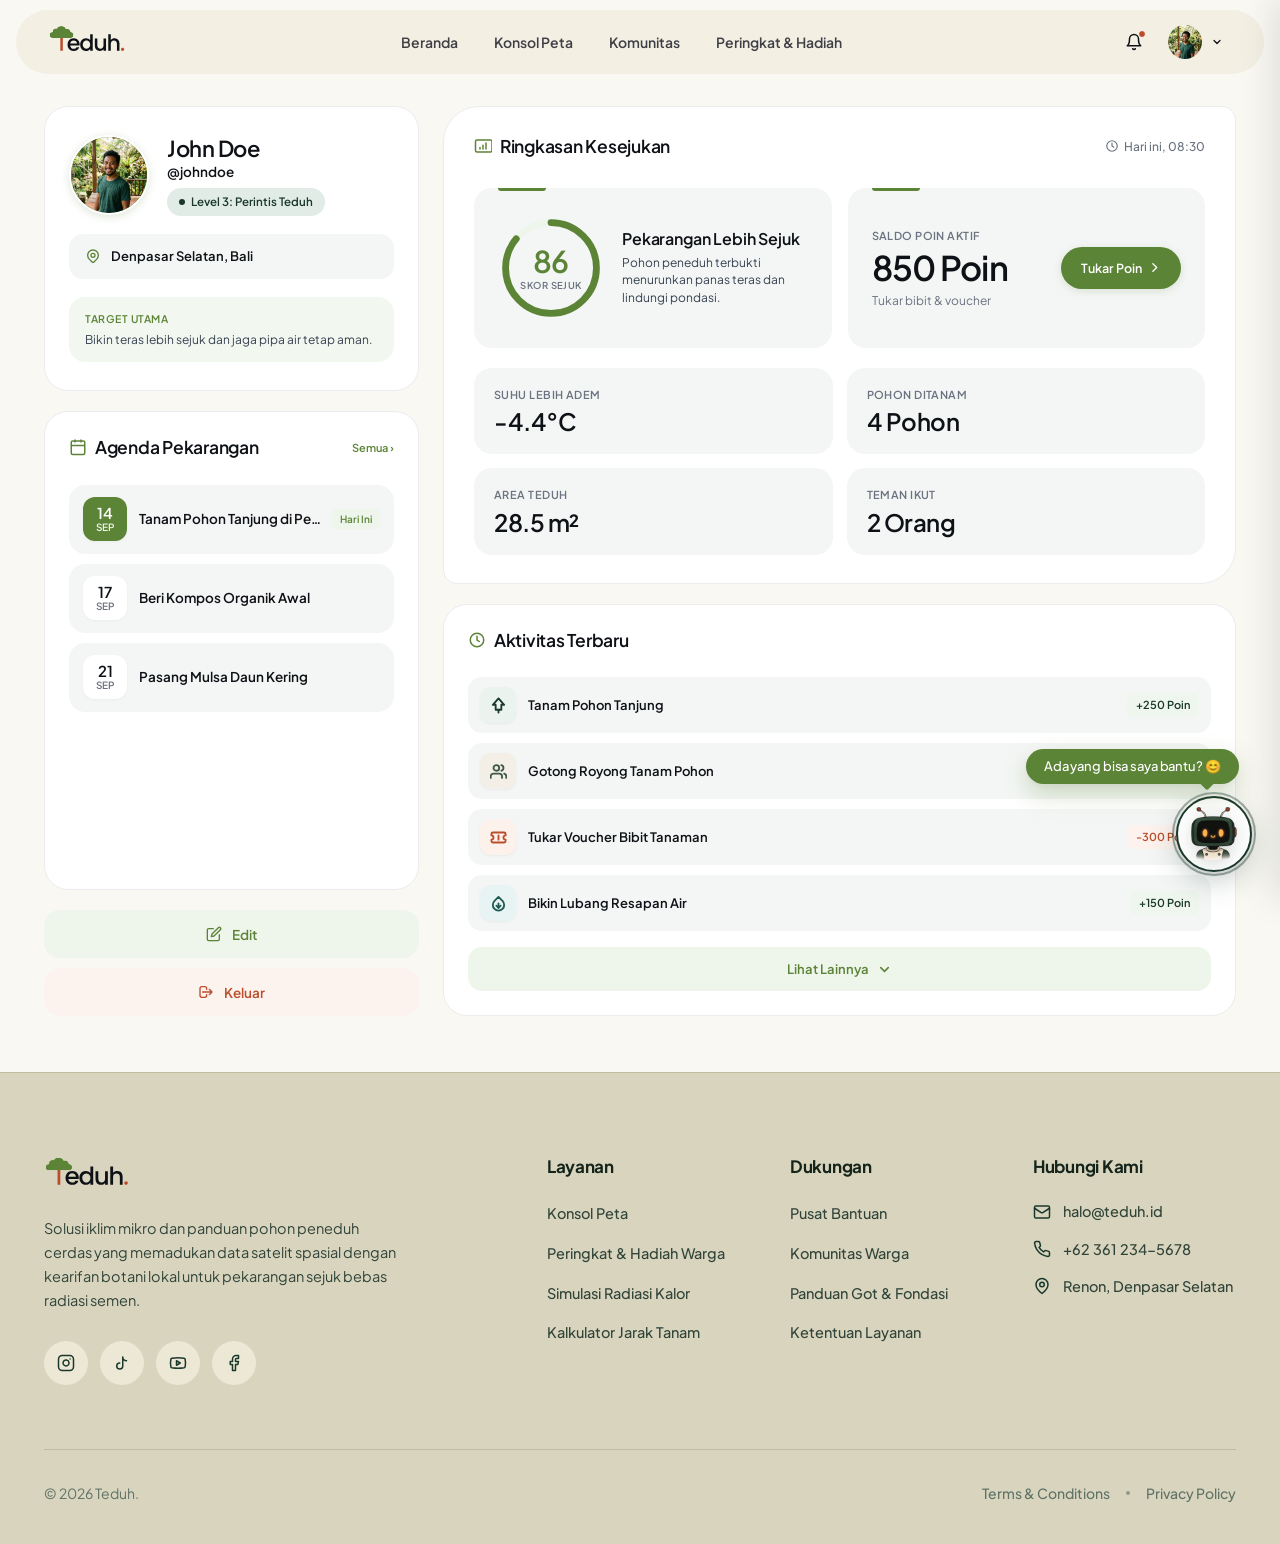
<file: profile.html>
﻿<!--
  TEDUH DIGITAL PLATFORM
  Berkas: profile.html
  Deskripsi: Dashboard Profil Pengguna, Pantauan Suhu Pekarangan & Manajemen Pohon

  ==========================================================================
  SUMBER KARYA & ATRIBUSI MEDIA / ASET:
  1. Aset Visual, Avatar & Dokumentasi Pekarangan (assets/*):
     - Seluruh foto avatar pengguna, pohon peneduh pekarangan, dan kartu kupon
       dihasilkan secara orisinal menggunakan Generative AI (AI Image Generator / Banana AI).
  2. Logo, Brandmark & Maskot:
     - Logo & Identitas Brand Teduh: Didesain mandiri menggunakan Canva oleh tim pengembang.
     - Maskot Interaktif Teduh Bot: Ilustrasi karakter digital orisinal pengembang.
  3. Pustaka Eksternal, Tipografi & Ikon:
     - Tipografi: Google Fonts Plus Jakarta Sans (SIL Open Font License 1.1).
     - Ikonografi: Lucide Icons (MIT License).
     - JavaScript Library: jQuery 3.7.1 CDN (OpenJS Foundation / MIT License).
     - Framework Gaya: Tailwind CSS CDN.
  ==========================================================================
-->
<!doctype html>
<html lang="id">
  <head>
    <meta charset="utf-8" />
    <meta name="viewport" content="width=device-width, initial-scale=1.0" />
    <title>Teduh: Profil & Dashboard Kesejukan Pekarangan John Doe</title>
    <meta
      name="description"
      content="Dashboard profil pengguna John Doe: pantau suhu mikro pekarangan rumah, status pohon peneduh aman fondasi, saldo poin, dan riwayat aksi penanaman."
    />

    <link rel="preconnect" href="https://fonts.googleapis.com" />
    <link rel="preconnect" href="https://fonts.gstatic.com" crossorigin />
    <link
      href="https://fonts.googleapis.com/css2?family=Plus+Jakarta+Sans:wght@400;500;600;700;800&display=swap"
      rel="stylesheet"
    />

    <link rel="icon" type="image/svg+xml" href="assets/logo/teduh-cloud.svg" />

    <link rel="stylesheet" href="css/global.css" />
    <link rel="stylesheet" href="css/profile.css" />
    <link rel="stylesheet" href="css/chatbot.css" />
  </head>
  <body>
    <nav class="navbar" aria-label="Navigasi Utama">
      <div class="navbar-inner">
        <a href="index.html" class="navbar-brand" aria-label="Teduh Beranda">
          <img
            src="assets/logo/teduh-logo.svg"
            alt="Teduh"
            class="navbar-brand-logo"
          />
          <img
            src="assets/logo/teduh-only.svg"
            alt="Teduh"
            class="navbar-brand-logo-mobile"
          />
        </a>

        <div class="navbar-links">
          <a href="index.html" class="navbar-link">Beranda</a>
          <a href="map.html" class="navbar-link">Konsol Peta</a>
          <a href="community.html" class="navbar-link">Komunitas</a>
          <a href="reward.html" class="navbar-link">Peringkat &amp; Hadiah</a>
        </div>

        <div class="navbar-actions">
          <div class="nav-notif-wrapper">
            <button
              type="button"
              class="nav-notif-trigger"
              aria-label="Notifikasi Pengguna"
              aria-expanded="false"
            >
              <svg
                width="18"
                height="18"
                viewBox="0 0 24 24"
                fill="none"
                stroke="currentColor"
                stroke-width="2"
                stroke-linecap="round"
                stroke-linejoin="round"
                aria-hidden="true"
              >
                <path d="M18 8A6 6 0 0 0 6 8c0 7-3 9-3 9h18s-3-2-3-9"></path>
                <path d="M13.73 21a2 2 0 0 1-3.46 0"></path>
              </svg>
              <span class="nav-notif-dot"></span>
            </button>

            <div class="nav-notif-popup" role="menu">
              <div class="nav-notif-header">
                <h4 class="nav-notif-title">Notifikasi</h4>
                <span class="nav-notif-mark-read-badge">Tandai Dibaca</span>
              </div>
              <div class="nav-notif-list"></div>
              <div class="nav-notif-footer">
                <button type="button" class="nav-notif-view-all-btn">
                  Lihat Semua Notifikasi
                </button>
              </div>
            </div>
          </div>

          <div class="nav-profile-wrapper">
            <button
              type="button"
              class="nav-profile-trigger"
              aria-label="Menu Profil John Doe"
              aria-expanded="false"
            >
              <div class="nav-profile-avatar">
                <img
                  src="assets/avatars/john-doe.webp"
                  alt="Avatar John Doe"
                  onerror="
                    this.style.display = 'none';
                    this.parentElement.innerText = 'JD';
                  "
                />
              </div>
              <div class="nav-profile-arrow">
                <svg
                  width="12"
                  height="12"
                  viewBox="0 0 24 24"
                  fill="none"
                  stroke="currentColor"
                  stroke-width="2.5"
                  stroke-linecap="round"
                  stroke-linejoin="round"
                  aria-hidden="true"
                >
                  <polyline points="6 9 12 15 18 9"></polyline>
                </svg>
              </div>
            </button>

            <div class="nav-profile-popup" role="menu">
              <div class="nav-popup-header">
                <div class="nav-popup-avatar">
                  <img
                    src="assets/avatars/john-doe.webp"
                    alt="Avatar John Doe"
                    onerror="
                      this.style.display = 'none';
                      this.parentElement.innerText = 'JD';
                    "
                  />
                </div>
                <div class="nav-popup-user-meta">
                  <span class="nav-popup-name">John Doe</span>
                  <span class="nav-popup-username">@johndoe</span>
                </div>
              </div>

              <div class="nav-popup-metrics">
                <div class="nav-popup-metrics-row">
                  <span class="nav-popup-level-badge"
                    >Level 3: Perintis Teduh</span
                  >
                  <div class="nav-popup-points-badge">
                    <span class="nav-popup-points-value" id="navUserPointsValue"
                      >850 Poin</span
                    >
                  </div>
                </div>

                <div class="nav-popup-progress-track">
                  <div class="nav-popup-progress-fill" style="width: 70%"></div>
                </div>
              </div>

              <div class="nav-popup-menu">
                <a href="profile.html" class="nav-popup-item" role="menuitem">
                  <svg fill="none" stroke="currentColor" viewBox="0 0 24 24">
                    <path
                      d="M20 21v-2a4 4 0 00-4-4H8a4 4 0 00-4 4v2"
                      stroke-width="2"
                    ></path>
                    <circle cx="12" cy="7" r="4" stroke-width="2"></circle>
                  </svg>
                  <span>Profil Saya</span>
                </a>
                <div class="nav-popup-divider"></div>
                <button
                  type="button"
                  class="nav-popup-logout-btn"
                  onclick="handleNavLogout()"
                  role="menuitem"
                >
                  <svg fill="none" stroke="currentColor" viewBox="0 0 24 24">
                    <path
                      d="M17 16l4-4m0 0l-4-4m4 4H7m6 4v1a3 3 0 01-3 3H6a3 3 0 01-3-3V7a3 3 0 013-3h4a3 3 0 013 3v1"
                      stroke-width="2"
                      stroke-linecap="round"
                      stroke-linejoin="round"
                    ></path>
                  </svg>
                  <span>Logout</span>
                </button>
              </div>
            </div>
          </div>

          <button
            id="navbarHamburger"
            class="navbar-hamburger"
            type="button"
            aria-label="Buka Menu Navigasi"
            aria-expanded="false"
          >
            <svg
              width="22"
              height="22"
              viewBox="0 0 24 24"
              fill="none"
              stroke="currentColor"
              stroke-width="2.5"
              stroke-linecap="round"
              stroke-linejoin="round"
              aria-hidden="true"
            >
              <line x1="3.5" y1="6" x2="20.5" y2="6"></line>
              <line x1="3.5" y1="12" x2="20.5" y2="12"></line>
              <line x1="3.5" y1="18" x2="20.5" y2="18"></line>
            </svg>
          </button>
        </div>
      </div>
    </nav>

    <div
      id="mobileNavOverlay"
      class="mobile-nav-overlay"
      aria-hidden="true"
    ></div>
    <aside
      id="mobileNavMenu"
      class="mobile-nav-menu"
      aria-label="Menu Navigasi Mobile"
    >
      <div class="mobile-nav-top">
        <div class="mobile-nav-header">
          <a href="index.html" class="navbar-brand" aria-label="Teduh Beranda">
            <img
              src="assets/logo/teduh-logo.svg"
              alt="Teduh"
              class="navbar-brand-logo"
            />
          </a>
          <button
            id="mobileNavClose"
            class="mobile-nav-close"
            type="button"
            aria-label="Tutup Menu"
          >
            <svg
              width="18"
              height="18"
              viewBox="0 0 24 24"
              fill="none"
              stroke="currentColor"
              stroke-width="2.5"
              stroke-linecap="round"
              stroke-linejoin="round"
            >
              <line x1="18" y1="6" x2="6" y2="18"></line>
              <line x1="6" y1="6" x2="18" y2="18"></line>
            </svg>
          </button>
        </div>

        <nav class="mobile-nav-links">
          <a href="index.html" class="mobile-nav-link">
            <svg
              width="18"
              height="18"
              viewBox="0 0 24 24"
              fill="none"
              stroke="currentColor"
              stroke-width="2"
              stroke-linecap="round"
              stroke-linejoin="round"
            >
              <path d="M3 9l9-7 9 7v11a2 2 0 0 1-2 2H5a2 2 0 0 1-2-2z"></path>
              <polyline points="9 22 9 12 15 12 15 22"></polyline>
            </svg>
            <span>Beranda</span>
          </a>
          <a href="map.html" class="mobile-nav-link">
            <svg
              width="18"
              height="18"
              viewBox="0 0 24 24"
              fill="none"
              stroke="currentColor"
              stroke-width="2"
              stroke-linecap="round"
              stroke-linejoin="round"
            >
              <polygon
                points="1 6 1 22 8 18 16 22 23 18 23 2 16 6 8 2 1 6"
              ></polygon>
              <line x1="8" y1="2" x2="8" y2="18"></line>
              <line x1="16" y1="6" x2="16" y2="22"></line>
            </svg>
            <span>Konsol Peta</span>
          </a>
          <a href="community.html" class="mobile-nav-link">
            <svg
              width="18"
              height="18"
              viewBox="0 0 24 24"
              fill="none"
              stroke="currentColor"
              stroke-width="2"
              stroke-linecap="round"
              stroke-linejoin="round"
            >
              <path d="M17 21v-2a4 4 0 0 0-4-4H5a4 4 0 0 0-4 4v2"></path>
              <circle cx="9" cy="7" r="4"></circle>
              <path d="M23 21v-2a4 4 0 0 0-3-3.87"></path>
              <path d="M16 3.13a4 4 0 0 1 0 7.75"></path>
            </svg>
            <span>Komunitas</span>
          </a>
          <a href="reward.html" class="mobile-nav-link">
            <svg
              width="18"
              height="18"
              viewBox="0 0 24 24"
              fill="none"
              stroke="currentColor"
              stroke-width="2"
              stroke-linecap="round"
              stroke-linejoin="round"
            >
              <circle cx="12" cy="8" r="7"></circle>
              <polyline
                points="8.21 13.89 7 23 12 20 17 23 15.79 13.88"
              ></polyline>
            </svg>
            <span>Peringkat &amp; Hadiah</span>
          </a>
        </nav>
      </div>

      <div class="mobile-nav-footer">
        <a
          href="profile.html"
          class="mobile-nav-profile"
          aria-label="Buka Profil John Doe"
        >
          <img
            src="assets/avatars/john-doe.webp"
            alt="Avatar John Doe"
            onerror="
              this.style.display = 'none';
              this.parentElement.innerText = 'JD';
            "
          />
          <div class="mobile-nav-profile-info">
            <strong>John Doe</strong>
            <span id="mobileUserPoints">Level 3 • 850 Poin</span>
          </div>
          <svg
            class="mobile-nav-profile-arrow"
            width="16"
            height="16"
            viewBox="0 0 24 24"
            fill="none"
            stroke="currentColor"
            stroke-width="2.5"
            stroke-linecap="round"
            stroke-linejoin="round"
          >
            <polyline points="9 18 15 12 9 6"></polyline>
          </svg>
        </a>

        <button
          type="button"
          class="mobile-nav-logout"
          onclick="handleNavLogout()"
        >
          <svg
            width="18"
            height="18"
            fill="none"
            stroke="currentColor"
            viewBox="0 0 24 24"
          >
            <path
              d="M17 16l4-4m0 0l-4-4m4 4H7m6 4v1a3 3 0 01-3 3H6a3 3 0 01-3-3V7a3 3 0 013-3h4a3 3 0 013 3v1"
              stroke-width="2"
              stroke-linecap="round"
              stroke-linejoin="round"
            ></path>
          </svg>
          <span>Keluar dari Akun</span>
        </button>
      </div>
    </aside>

    <main class="pf-main">
      <div class="pf-grid">
        <div class="pf-col">
          <section class="pf-card pf-identity-card">
            <div class="pf-identity-header">
              <div class="pf-avatar-container">
                <div class="pf-avatar-circle">
                  <img
                    src="assets/avatars/john-doe.webp"
                    alt="Avatar John Doe"
                    onerror="
                      this.style.display = 'none';
                      this.parentElement.innerText = 'JD';
                    "
                  />
                </div>
              </div>

              <div class="pf-identity-info">
                <h1 class="pf-identity-name" id="pfUserName">John Doe</h1>
                <span class="pf-identity-user" id="pfUserTag">@johndoe</span>

                <div class="pf-level-pill-box" id="pfLevelBadge">
                  <span
                    style="
                      width: 6px;
                      height: 6px;
                      border-radius: 50%;
                      background: #5c8437;
                      display: inline-block;
                    "
                  ></span>
                  <span>Level 3: Perintis Teduh</span>
                </div>
              </div>
            </div>

            <div class="pf-location-badge-box">
              <svg
                width="15"
                height="15"
                fill="none"
                stroke="currentColor"
                viewBox="0 0 24 24"
              >
                <path
                  d="M17.657 16.657L13.414 20.9a1.998 1.998 0 01-2.827 0l-4.244-4.243a8 8 0 1111.314 0z"
                  stroke-width="2"
                  stroke-linecap="round"
                  stroke-linejoin="round"
                ></path>
                <path
                  d="M15 11a3 3 0 11-6 0 3 3 0 016 0z"
                  stroke-width="2"
                  stroke-linecap="round"
                  stroke-linejoin="round"
                ></path>
              </svg>
              <span id="pfLocationText">Denpasar Selatan, Bali</span>
            </div>

            <div class="pf-target-box">
              <strong>Target Utama</strong>
              <p id="pfTargetText">
                Bikin teras lebih sejuk dan jaga pipa air tetap aman.
              </p>
            </div>
          </section>

          <section class="pf-card pf-schedule-card">
            <div class="pf-section-header">
              <div class="pf-card-title-group">
                <span class="pf-card-title-icon">
                  <svg
                    width="20"
                    height="20"
                    fill="none"
                    stroke="currentColor"
                    viewBox="0 0 24 24"
                  >
                    <rect
                      x="3"
                      y="4"
                      width="18"
                      height="18"
                      rx="2"
                      stroke-width="2"
                    ></rect>
                    <path d="M16 2v4M8 2v4M3 10h18" stroke-width="2"></path>
                  </svg>
                </span>
                <h3 class="pf-card-title">Agenda Pekarangan</h3>
              </div>
              <a href="community.html" class="pf-schedule-all-link"
                >Semua &rsaquo;</a
              >
            </div>

            <div class="pf-schedule-list" id="pfScheduleContainer"></div>
          </section>

          <div class="pf-account-actions-stack">
            <button
              type="button"
              class="pf-account-action-btn pf-action-settings"
              aria-label="Edit Profil"
              onclick="event.preventDefault()"
            >
              <svg
                width="16"
                height="16"
                viewBox="0 0 24 24"
                fill="none"
                stroke="currentColor"
                stroke-width="2"
                stroke-linecap="round"
                stroke-linejoin="round"
              >
                <path
                  d="M11 4H4a2 2 0 0 0-2 2v14a2 2 0 0 0 2 2h14a2 2 0 0 0 2-2v-7"
                ></path>
                <path
                  d="M18.5 2.5a2.121 2.121 0 0 1 3 3L12 15l-4 1 1-4 9.5-9.5z"
                ></path>
              </svg>
              <span>Edit</span>
            </button>
            <button
              type="button"
              class="pf-account-action-btn pf-action-logout"
              onclick="handleNavLogout()"
            >
              <svg
                width="16"
                height="16"
                fill="none"
                stroke="currentColor"
                viewBox="0 0 24 24"
              >
                <path
                  d="M17 16l4-4m0 0l-4-4m4 4H7m6 4v1a3 3 0 01-3 3H6a3 3 0 01-3-3V7a3 3 0 013-3h4a3 3 0 013 3v1"
                  stroke-width="2"
                  stroke-linecap="round"
                  stroke-linejoin="round"
                ></path>
              </svg>
              <span>Keluar</span>
            </button>
          </div>
        </div>

        <div class="pf-col">
          <section class="pf-card pf-shape-asym-card">
            <div class="pf-section-header">
              <div class="pf-card-title-group">
                <span class="pf-card-title-icon">
                  <svg
                    width="20"
                    height="20"
                    fill="none"
                    stroke="currentColor"
                    viewBox="0 0 24 24"
                  >
                    <path
                      d="M16 8v8m-4-5v5m-4-2v2m-2 4h16a2 2 0 002-2V6a2 2 0 00-2-2H4a2 2 0 00-2 2v12a2 2 0 002 2z"
                      stroke-width="2"
                      stroke-linecap="round"
                      stroke-linejoin="round"
                    ></path>
                  </svg>
                </span>
                <h2 class="pf-card-title">Ringkasan Kesejukan</h2>
              </div>
              <div class="pf-card-time">
                <svg
                  width="14"
                  height="14"
                  fill="none"
                  stroke="currentColor"
                  viewBox="0 0 24 24"
                >
                  <circle cx="12" cy="12" r="9" stroke-width="2"></circle>
                  <path
                    d="M12 7v5l3 2"
                    stroke-width="2"
                    stroke-linecap="round"
                  ></path>
                </svg>
                <span>Hari ini, 08:30</span>
              </div>
            </div>

            <div class="pf-dual-hero-grid">
              <div class="pf-climate-dome">
                <div class="pf-ring-meter">
                  <svg viewBox="0 0 140 140">
                    <circle class="bg-circle" cx="70" cy="70" r="60"></circle>
                    <circle
                      id="pfRingFg"
                      class="fg-circle"
                      cx="70"
                      cy="70"
                      r="60"
                    ></circle>
                  </svg>
                  <div class="pf-ring-center">
                    <span class="pf-ring-val" id="pfCoolingScore">86</span>
                    <span class="pf-ring-unit">Skor Sejuk</span>
                  </div>
                </div>

                <div class="pf-dome-content">
                  <div class="pf-dome-headline">Pekarangan Lebih Sejuk</div>
                  <p class="pf-dome-sub">
                    Pohon peneduh terbukti menurunkan panas teras dan lindungi
                    pondasi.
                  </p>
                </div>
              </div>

              <div class="pf-wallet-side-box">
                <div class="pf-wallet-info-side">
                  <span class="pf-balance-label">Saldo Poin Aktif</span>
                  <div class="pf-balance-number" id="pfWalletPointsNumber">
                    850 Poin
                  </div>
                  <span class="pf-balance-sub">Tukar bibit &amp; voucher</span>
                </div>

                <a
                  href="reward.html"
                  class="pf-wallet-redeem-action-btn"
                  title="Tukar Poin Hadiah"
                >
                  <span>Tukar Poin</span>
                  <svg
                    width="13"
                    height="13"
                    fill="none"
                    stroke="currentColor"
                    viewBox="0 0 24 24"
                  >
                    <path
                      d="M9 5l7 7-7 7"
                      stroke-width="2.5"
                      stroke-linecap="round"
                      stroke-linejoin="round"
                    ></path>
                  </svg>
                </a>
              </div>
            </div>

            <div class="pf-metrics-grid">
              <div class="pf-metric-tile">
                <span class="pf-metric-lbl">Suhu Lebih Adem</span>
                <span class="pf-metric-val" id="pfMetricTempDrop">-4.4°C</span>
              </div>

              <div class="pf-metric-tile">
                <span class="pf-metric-lbl">Pohon Ditanam</span>
                <span class="pf-metric-val" id="pfMetricTreesCount"
                  >4 Pohon</span
                >
              </div>

              <div class="pf-metric-tile">
                <span class="pf-metric-lbl">Area Teduh</span>
                <span class="pf-metric-val" id="pfMetricShadeArea"
                  >28.5 m²</span
                >
              </div>

              <div class="pf-metric-tile">
                <span class="pf-metric-lbl">Teman Ikut</span>
                <span class="pf-metric-val" id="pfMetricFriendsCount"
                  >2 Orang</span
                >
              </div>
            </div>
          </section>

          <section class="pf-card pf-timeline-card">
            <div class="pf-section-header">
              <div class="pf-card-title-group">
                <span class="pf-card-title-icon">
                  <svg
                    width="20"
                    height="20"
                    fill="none"
                    stroke="currentColor"
                    viewBox="0 0 24 24"
                  >
                    <circle cx="12" cy="12" r="9" stroke-width="2"></circle>
                    <path
                      d="M12 7v5l3 2"
                      stroke-width="2"
                      stroke-linecap="round"
                    ></path>
                  </svg>
                </span>
                <h3 class="pf-card-title">Aktivitas Terbaru</h3>
              </div>
            </div>

            <div id="pfTimelineContainer" class="pf-timeline-list"></div>

            <button
              type="button"
              class="pf-timeline-more-btn"
              onclick="event.preventDefault()"
              aria-label="Lihat Lainnya"
            >
              <span>Lihat Lainnya</span>
              <svg
                width="15"
                height="15"
                viewBox="0 0 24 24"
                fill="none"
                stroke="currentColor"
                stroke-width="2.5"
                stroke-linecap="round"
                stroke-linejoin="round"
                aria-hidden="true"
              >
                <path d="M6 9l6 6 6-6"></path>
              </svg>
            </button>
          </section>
        </div>
      </div>
    </main>

    <footer class="footer-new">
      <div class="footer-main-inner">
        <div class="footer-row-top">
          <div class="footer-brand-col">
            <a
              href="index.html"
              class="footer-logo-link"
              aria-label="Teduh Beranda"
            >
              <img
                src="assets/logo/teduh-logo.svg"
                alt="Teduh"
                style="height: 44px; width: auto; display: block"
              />
            </a>
            <p class="brand-bio">
              Solusi iklim mikro dan panduan pohon peneduh cerdas yang memadukan
              data satelit spasial dengan kearifan botani lokal untuk pekarangan
              sejuk bebas radiasi semen.
            </p>
            <div class="footer-social-wrapper">
              <a
                href="https://instagram.com"
                target="_blank"
                rel="noopener noreferrer"
                class="social-pill"
                aria-label="Instagram Teduh"
              >
                <svg
                  width="18"
                  height="18"
                  viewBox="0 0 24 24"
                  fill="none"
                  stroke="currentColor"
                  stroke-width="2"
                  stroke-linecap="round"
                  stroke-linejoin="round"
                  aria-hidden="true"
                >
                  <rect width="20" height="20" x="2" y="2" rx="5" ry="5" />
                  <path d="M16 11.37A4 4 0 1 1 12.63 8 4 4 0 0 1 16 11.37z" />
                  <line x1="17.5" x2="17.51" y1="6.5" y2="6.5" />
                </svg>
              </a>
              <a
                href="https://tiktok.com"
                target="_blank"
                rel="noopener noreferrer"
                class="social-pill"
                aria-label="TikTok Teduh"
              >
                <svg
                  width="18"
                  height="18"
                  viewBox="0 0 24 24"
                  fill="none"
                  stroke="currentColor"
                  stroke-width="2"
                  stroke-linecap="round"
                  stroke-linejoin="round"
                  aria-hidden="true"
                >
                  <path d="M9 12a4 4 0 1 0 4 4V4a5 5 0 0 0 5 5" />
                </svg>
              </a>
              <a
                href="https://youtube.com"
                target="_blank"
                rel="noopener noreferrer"
                class="social-pill"
                aria-label="YouTube Teduh"
              >
                <svg
                  width="18"
                  height="18"
                  viewBox="0 0 24 24"
                  fill="none"
                  stroke="currentColor"
                  stroke-width="2"
                  stroke-linecap="round"
                  stroke-linejoin="round"
                  aria-hidden="true"
                >
                  <path
                    d="M2.5 17a24.12 24.12 0 0 1 0-10 2 2 0 0 1 1.4-1.4 49.56 49.56 0 0 1 16.2 0A2 2 0 0 1 21.5 7a24.12 24.12 0 0 1 0 10 2 2 0 0 1-1.4 1.4 49.55 49.55 0 0 1-16.2 0A2 2 0 0 1 2.5 17"
                  />
                  <polygon points="10 15 15 12 10 9 10 15" />
                </svg>
              </a>
              <a
                href="https://facebook.com"
                target="_blank"
                rel="noopener noreferrer"
                class="social-pill"
                aria-label="Facebook Teduh"
              >
                <svg
                  width="18"
                  height="18"
                  viewBox="0 0 24 24"
                  fill="none"
                  stroke="currentColor"
                  stroke-width="2"
                  stroke-linecap="round"
                  stroke-linejoin="round"
                  aria-hidden="true"
                >
                  <path
                    d="M18 2h-3a5 5 0 0 0-5 5v3H7v4h3v8h4v-8h3l1-4h-4V7a1 1 0 0 1 1-1h3z"
                  />
                </svg>
              </a>
            </div>
          </div>

          <div class="footer-links-grid">
            <div class="footer-nav-group">
              <h5>Layanan</h5>
              <ul>
                <li><a href="map.html">Konsol Peta</a></li>
                <li><a href="reward.html">Peringkat &amp; Hadiah Warga</a></li>
                <li><a href="map.html">Simulasi Radiasi Kalor</a></li>
                <li><a href="map.html">Kalkulator Jarak Tanam</a></li>
              </ul>
            </div>

            <div class="footer-nav-group">
              <h5>Dukungan</h5>
              <ul>
                <li><a href="index.html#faq">Pusat Bantuan</a></li>
                <li><a href="community.html">Komunitas Warga</a></li>
                <li><a href="map.html">Panduan Got &amp; Fondasi</a></li>
                <li><a href="index.html#faq">Ketentuan Layanan</a></li>
              </ul>
            </div>

            <div class="footer-nav-group">
              <h5>Hubungi Kami</h5>
              <ul>
                <li class="contact-item">
                  <svg
                    width="18"
                    height="18"
                    viewBox="0 0 24 24"
                    fill="none"
                    stroke="currentColor"
                    stroke-width="2"
                    stroke-linecap="round"
                    stroke-linejoin="round"
                    class="contact-icon"
                    aria-hidden="true"
                  >
                    <rect width="20" height="16" x="2" y="4" rx="2" />
                    <path d="m22 7-8.97 5.7a1.94 1.94 0 0 1-2.06 0L2 7" />
                  </svg>
                  <span>halo@teduh.id</span>
                </li>
                <li class="contact-item">
                  <svg
                    width="18"
                    height="18"
                    viewBox="0 0 24 24"
                    fill="none"
                    stroke="currentColor"
                    stroke-width="2"
                    stroke-linecap="round"
                    stroke-linejoin="round"
                    class="contact-icon"
                    aria-hidden="true"
                  >
                    <path
                      d="M22 16.92v3a2 2 0 0 1-2.18 2 19.79 19.79 0 0 1-8.63-3.07 19.5 19.5 0 0 1-6-6 19.79 19.79 0 0 1-3.07-8.67A2 2 0 0 1 4.11 2h3a2 2 0 0 1 2 1.72 12.84 12.84 0 0 0 .7 2.81 2 2 0 0 1-.45 2.11L8.09 9.91a16 16 0 0 0 6 6l1.27-1.27a2 2 0 0 1 2.11-.45 12.84 12.84 0 0 0 2.81.7A2 2 0 0 1 22 16.92z"
                    />
                  </svg>
                  <span>+62 361 234-5678</span>
                </li>
                <li class="contact-item">
                  <svg
                    width="18"
                    height="18"
                    viewBox="0 0 24 24"
                    fill="none"
                    stroke="currentColor"
                    stroke-width="2"
                    stroke-linecap="round"
                    stroke-linejoin="round"
                    class="contact-icon"
                    aria-hidden="true"
                  >
                    <path d="M20 10c0 6-8 12-8 12s-8-6-8-12a8 8 0 0 1 16 0Z" />
                    <circle cx="12" cy="10" r="3" />
                  </svg>
                  <span>Renon, Denpasar Selatan</span>
                </li>
              </ul>
            </div>
          </div>
        </div>

        <div class="footer-bottom-line">
          <div class="footer-copyright-text">&copy; 2026 Teduh.</div>
          <div class="footer-bottom-links">
            <a href="#">Terms &amp; Conditions</a>
            <span class="dot-sep" aria-hidden="true"></span>
            <a href="#">Privacy Policy</a>
          </div>
        </div>
      </div>
    </footer>

    <div class="td-chatbot-wrapper">
      <div id="tdChatTooltip" class="td-chatbot-tooltip" role="status">
        Ada yang bisa saya bantu? 😊
      </div>

      <button
        id="tdChatFab"
        class="td-chatbot-fab"
        type="button"
        aria-label="Buka Chatbot Asisten Teduh"
        aria-expanded="false"
      >
        <div class="td-mascot-viewport">
          <div
            class="td-mascot-head"
            id="tdMascotHead"
            role="img"
            aria-label="Maskot Asisten Teduh"
          ></div>
          <div
            class="td-mascot-boop-fx"
            id="tdMascotBoopFx"
            aria-hidden="true"
          ></div>
        </div>

        <div class="td-reaction-viewport" aria-hidden="true">
          <div
            class="td-mascot-reaction"
            id="tdMascotReaction"
            role="img"
            aria-label="Reaksi Maskot Asisten Teduh"
          ></div>
        </div>
      </button>

      <div
        id="tdChatWindow"
        class="td-chatbot-window"
        role="dialog"
        aria-label="Percakapan Asisten Teduh"
      >
        <div class="td-chat-header">
          <div class="td-chat-header-profile">
            <div class="td-chat-header-avatar">
              <img src="assets/bot/teduh-bot.png" alt="Mascot Asisten Teduh" />
              <span class="td-chat-status-dot" aria-hidden="true"></span>
            </div>
            <div class="td-chat-header-info">
              <span class="td-chat-header-name">Teduh Bot</span>
            </div>
          </div>
          <button
            id="tdChatClose"
            class="td-chat-close-btn"
            type="button"
            aria-label="Tutup Obrolan"
          >
            <svg
              width="18"
              height="18"
              viewBox="0 0 24 24"
              fill="none"
              stroke="currentColor"
              stroke-width="2.5"
              stroke-linecap="round"
              stroke-linejoin="round"
              aria-hidden="true"
            >
              <line x1="18" y1="6" x2="6" y2="18"></line>
              <line x1="6" y1="6" x2="18" y2="18"></line>
            </svg>
          </button>
        </div>

        <div id="tdChatBody" class="td-chat-body">
          <div class="td-msg-row bot">
            <div class="td-msg-avatar bot-avatar" aria-hidden="true">
              <img src="assets/bot/teduh-bot.png" alt="Teduh Bot" />
            </div>
            <div class="td-msg-content">
              <div class="td-bubble">
                <p style="margin: 0 0 10px 0">
                  Halo! Saya <strong>Teduh Bot</strong>. Tanyakan apa saja
                  seputar alasan ilmiah pohon menurunkan suhu lingkungan,
                  rekomendasi pohon ramah fondasi, atau ketik pertanyaan Anda di
                  bawah.
                </p>
                <div class="td-chat-chips">
                  <button
                    type="button"
                    class="td-chip-btn"
                    data-topic-id="kenapa_pohon_sejuk"
                  >
                    Kenapa pohon bikin sejuk?
                  </button>
                  <button
                    type="button"
                    class="td-chip-btn"
                    data-topic-id="pohon_cepat_teduh"
                  >
                    Pohon cepat bikin teduh
                  </button>
                  <button
                    type="button"
                    class="td-chip-btn"
                    data-topic-id="kenapa_akar_aman"
                  >
                    Kenapa akar aman fondasi?
                  </button>
                  <button
                    type="button"
                    class="td-chip-btn"
                    data-topic-id="efek_semen_panas"
                  >
                    Kenapa pekarangan semen panas?
                  </button>
                </div>
              </div>
            </div>
          </div>
        </div>

        <div class="td-chat-footer">
          <form id="tdChatForm" class="td-chat-form">
            <input
              type="text"
              id="tdChatInput"
              class="td-chat-input"
              placeholder="Ketik pertanyaanmu..."
              autocomplete="off"
              aria-label="Ketik pesan pertanyaan"
            />
            <button
              type="submit"
              class="td-chat-send-btn"
              aria-label="Kirim Pesan"
            >
              <svg
                width="15"
                height="15"
                viewBox="0 0 24 24"
                fill="none"
                stroke="currentColor"
                stroke-width="2.5"
                stroke-linecap="round"
                stroke-linejoin="round"
                aria-hidden="true"
              >
                <line x1="22" y1="2" x2="11" y2="13"></line>
                <polygon points="22 2 15 22 11 13 2 9 22 2"></polygon>
              </svg>
            </button>
          </form>
        </div>
      </div>
    </div>

    <div id="teduhToast" role="status" aria-live="polite"></div>

    <script src="https://code.jquery.com/jquery-3.7.1.min.js"></script>

    <script src="js/data.js"></script>
    <script src="js/main.js"></script>
    <script src="js/scroll-animations.js"></script>
    <script src="js/profile.js"></script>
    <script src="js/chatbot.js"></script>
  </body>
</html>
</file>
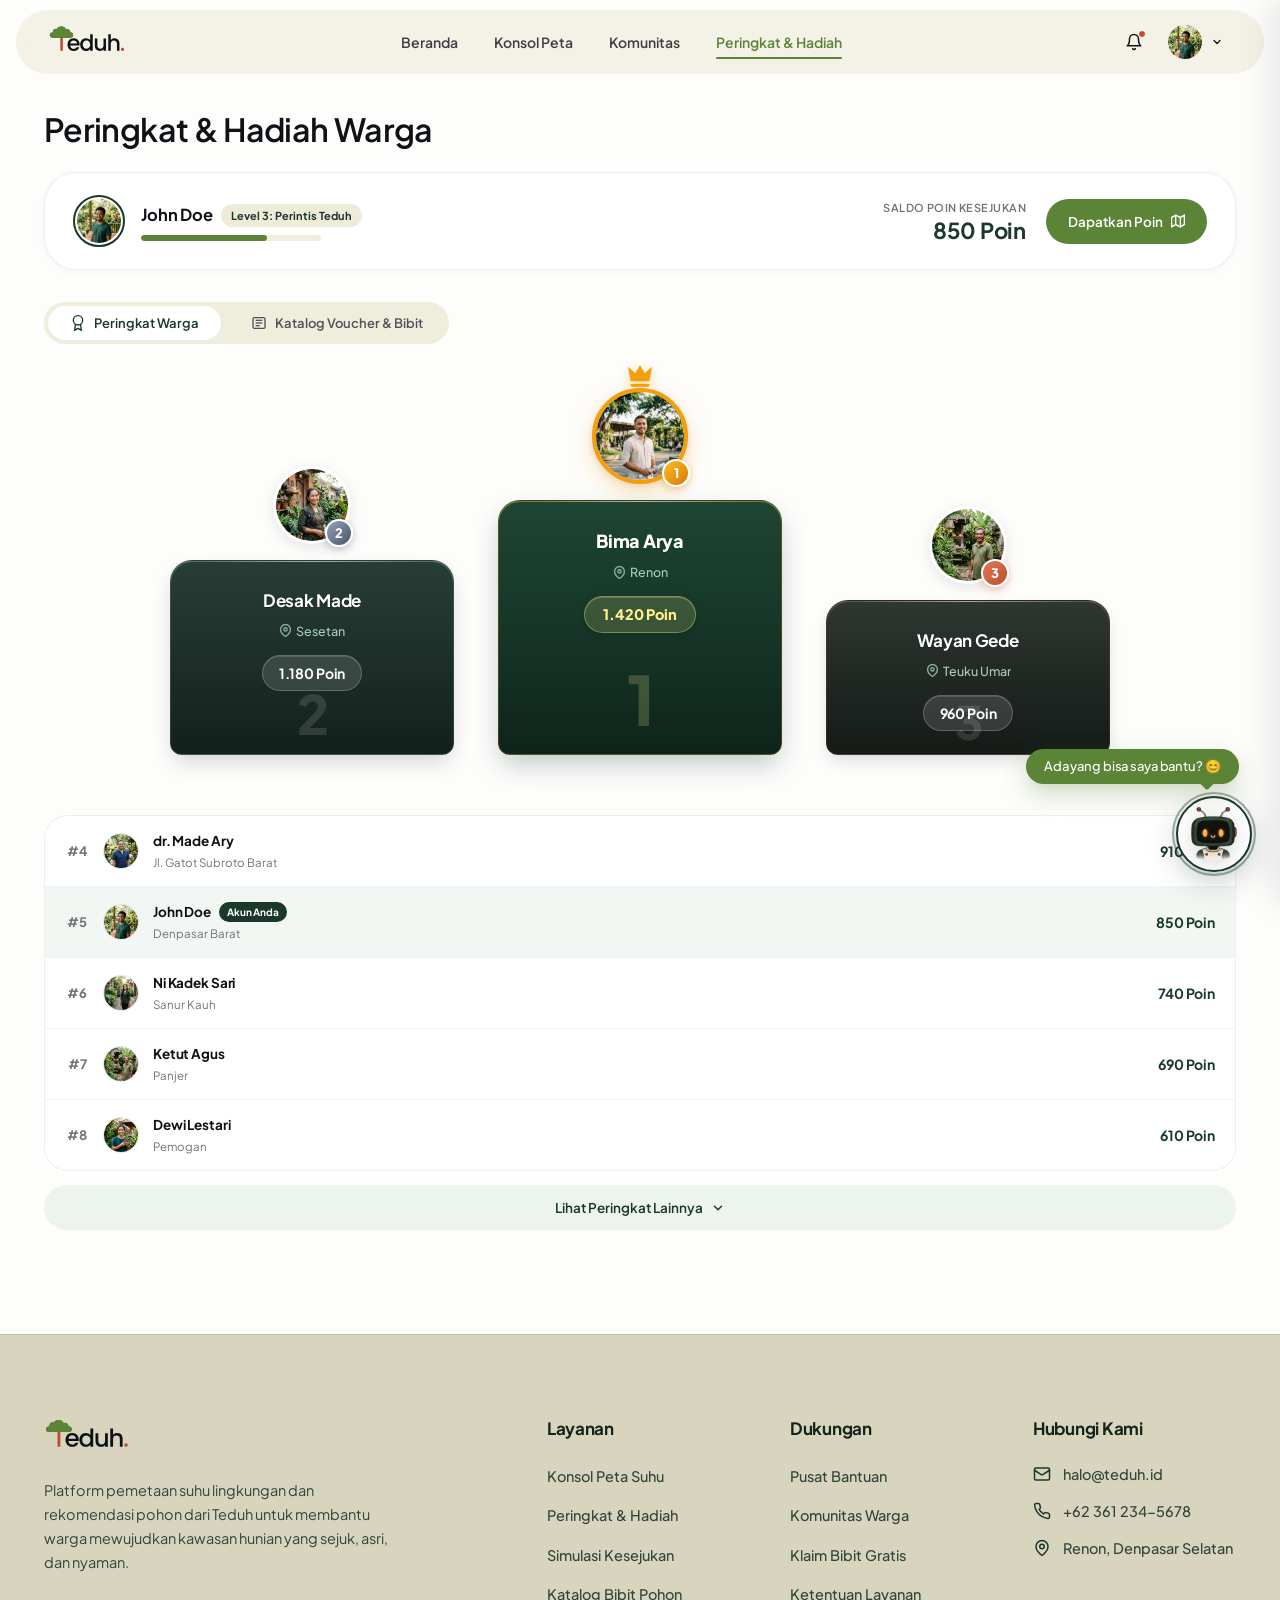
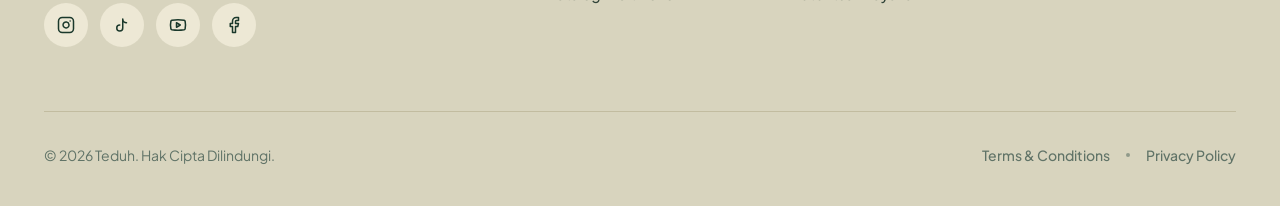
<file: reward.html>
﻿<!--
  TEDUH DIGITAL PLATFORM
  Berkas: reward.html
  Deskripsi: Halaman Peringkat Kesejukan (Leaderboard) & Katalog Penukaran Poin Hadiah

  ==========================================================================
  SUMBER KARYA & ATRIBUSI MEDIA / ASET:
  1. Aset Visual, Avatar & Voucher Hadiah (assets/*):
     - Seluruh foto avatar profil warga dan kartu voucher reward ekologis
       dihasilkan secara orisinal menggunakan Generative AI (AI Image Generator / Banana AI).
  2. Logo, Brandmark & Maskot:
     - Logo & Identitas Brand Teduh: Didesain mandiri menggunakan Canva oleh tim pengembang.
     - Maskot Interaktif Teduh Bot: Ilustrasi karakter digital orisinal pengembang.
  3. Pustaka Eksternal, Tipografi & Ikon:
     - Tipografi: Google Fonts Plus Jakarta Sans (SIL Open Font License 1.1).
     - Ikonografi: Lucide Icons (MIT License).
     - JavaScript Library: jQuery 3.7.1 CDN (OpenJS Foundation / MIT License).
     - Framework Gaya: Tailwind CSS CDN.
  ==========================================================================
-->
<!doctype html>
<html lang="id">
  <head>
    <meta charset="utf-8" />
    <meta name="viewport" content="width=device-width, initial-scale=1.0" />
    <title>Teduh: Peringkat Warga &amp; Penukaran Hadiah</title>
    <meta
      name="description"
      content="Papan peringkat aksi tanam kesejukan warga dan katalog penukaran poin misi menjadi bibit pohon gratis serta kompos organik lokal."
    />

    <link rel="preconnect" href="https://fonts.googleapis.com" />
    <link rel="preconnect" href="https://fonts.gstatic.com" crossorigin />
    <link
      href="https://fonts.googleapis.com/css2?family=Plus+Jakarta+Sans:wght@400;500;600;700;800&display=swap"
      rel="stylesheet"
    />

    <link rel="icon" type="image/svg+xml" href="assets/logo/teduh-cloud.svg" />
    <link rel="stylesheet" href="css/global.css" />
    <link rel="stylesheet" href="css/reward.css" />
    <link rel="stylesheet" href="css/chatbot.css" />
  </head>
  <body>
    <nav class="navbar" aria-label="Navigasi Utama">
      <div class="navbar-inner">
        <a href="index.html" class="navbar-brand" aria-label="Teduh Beranda">
          <img
            src="assets/logo/teduh-logo.svg"
            alt="Teduh"
            class="navbar-brand-logo"
          />
          <img
            src="assets/logo/teduh-only.svg"
            alt="Teduh"
            class="navbar-brand-logo-mobile"
          />
        </a>

        <div class="navbar-links">
          <a href="index.html" class="navbar-link">Beranda</a>
          <a href="map.html" class="navbar-link">Konsol Peta</a>
          <a href="community.html" class="navbar-link">Komunitas</a>
          <a href="reward.html" class="navbar-link active" aria-current="page"
            >Peringkat &amp; Hadiah</a
          >
        </div>

        <div class="navbar-actions">
          <div class="nav-notif-wrapper">
            <button
              type="button"
              class="nav-notif-trigger"
              aria-label="Notifikasi Pengguna"
              aria-expanded="false"
            >
              <svg
                width="18"
                height="18"
                viewBox="0 0 24 24"
                fill="none"
                stroke="currentColor"
                stroke-width="2"
                stroke-linecap="round"
                stroke-linejoin="round"
                aria-hidden="true"
              >
                <path d="M18 8A6 6 0 0 0 6 8c0 7-3 9-3 9h18s-3-2-3-9"></path>
                <path d="M13.73 21a2 2 0 0 1-3.46 0"></path>
              </svg>
              <span class="nav-notif-dot"></span>
            </button>

            <div class="nav-notif-popup" role="menu">
              <div class="nav-notif-header">
                <h4 class="nav-notif-title">Notifikasi</h4>
                <span class="nav-notif-mark-read-badge">Tandai Dibaca</span>
              </div>
              <div class="nav-notif-list"></div>
              <div class="nav-notif-footer">
                <button type="button" class="nav-notif-view-all-btn">
                  Lihat Semua Notifikasi
                </button>
              </div>
            </div>
          </div>

          <div class="nav-profile-wrapper">
            <button
              type="button"
              class="nav-profile-trigger"
              aria-label="Menu Profil John Doe"
              aria-expanded="false"
            >
              <div class="nav-profile-avatar">
                <img
                  src="assets/avatars/john-doe.webp"
                  alt="Avatar John Doe"
                  onerror="
                    this.style.display = 'none';
                    this.parentElement.innerText = 'JD';
                  "
                />
              </div>
              <div class="nav-profile-arrow">
                <svg
                  width="12"
                  height="12"
                  viewBox="0 0 24 24"
                  fill="none"
                  stroke="currentColor"
                  stroke-width="2.5"
                  stroke-linecap="round"
                  stroke-linejoin="round"
                  aria-hidden="true"
                >
                  <polyline points="6 9 12 15 18 9"></polyline>
                </svg>
              </div>
            </button>

            <div class="nav-profile-popup" role="menu">
              <div class="nav-popup-header">
                <div class="nav-popup-avatar">
                  <img
                    src="assets/avatars/john-doe.webp"
                    alt="Avatar John Doe"
                    onerror="
                      this.style.display = 'none';
                      this.parentElement.innerText = 'JD';
                    "
                  />
                </div>
                <div class="nav-popup-user-meta">
                  <span class="nav-popup-name">John Doe</span>
                  <span class="nav-popup-username">@johndoe</span>
                </div>
              </div>

              <div class="nav-popup-metrics">
                <div class="nav-popup-metrics-row">
                  <span class="nav-popup-level-badge"
                    >Level 3: Perintis Teduh</span
                  >
                  <div class="nav-popup-points-badge">
                    <span class="nav-popup-points-value" id="navUserPointsValue"
                      >850 Poin</span
                    >
                  </div>
                </div>

                <div class="nav-popup-progress-track">
                  <div class="nav-popup-progress-fill" style="width: 70%"></div>
                </div>
              </div>

              <div class="nav-popup-menu">
                <a href="profile.html" class="nav-popup-item" role="menuitem">
                  <svg fill="none" stroke="currentColor" viewBox="0 0 24 24">
                    <path
                      d="M20 21v-2a4 4 0 00-4-4H8a4 4 0 00-4 4v2"
                      stroke-width="2"
                      stroke-linecap="round"
                      stroke-linejoin="round"
                    ></path>
                    <circle
                      cx="12"
                      cy="7"
                      r="4"
                      stroke-width="2"
                      stroke-linecap="round"
                      stroke-linejoin="round"
                    ></circle>
                  </svg>
                  <span>Profil Saya</span>
                </a>
                <div class="nav-popup-divider"></div>
                <button
                  type="button"
                  class="nav-popup-logout-btn"
                  onclick="handleNavLogout()"
                  role="menuitem"
                >
                  <svg fill="none" stroke="currentColor" viewBox="0 0 24 24">
                    <path
                      d="M17 16l4-4m0 0l-4-4m4 4H7m6 4v1a3 3 0 01-3 3H6a3 3 0 01-3-3V7a3 3 0 013-3h4a3 3 0 013 3v1"
                      stroke-width="2"
                      stroke-linecap="round"
                      stroke-linejoin="round"
                    ></path>
                  </svg>
                  <span>Logout</span>
                </button>
              </div>
            </div>
          </div>

          <button
            id="navbarHamburger"
            class="navbar-hamburger"
            type="button"
            aria-label="Buka Menu Navigasi"
            aria-expanded="false"
          >
            <svg
              width="22"
              height="22"
              viewBox="0 0 24 24"
              fill="none"
              stroke="currentColor"
              stroke-width="2.5"
              stroke-linecap="round"
              stroke-linejoin="round"
              aria-hidden="true"
            >
              <line x1="3.5" y1="6" x2="20.5" y2="6"></line>
              <line x1="3.5" y1="12" x2="20.5" y2="12"></line>
              <line x1="3.5" y1="18" x2="20.5" y2="18"></line>
            </svg>
          </button>
        </div>
      </div>
    </nav>

    <div
      id="mobileNavOverlay"
      class="mobile-nav-overlay"
      aria-hidden="true"
    ></div>
    <aside
      id="mobileNavMenu"
      class="mobile-nav-menu"
      aria-label="Menu Navigasi Mobile"
    >
      <div class="mobile-nav-top">
        <div class="mobile-nav-header">
          <a href="index.html" class="navbar-brand" aria-label="Teduh Beranda">
            <img
              src="assets/logo/teduh-logo.svg"
              alt="Teduh"
              class="navbar-brand-logo"
            />
          </a>
          <button
            id="mobileNavClose"
            class="mobile-nav-close"
            type="button"
            aria-label="Tutup Menu"
          >
            <svg
              width="20"
              height="20"
              viewBox="0 0 24 24"
              fill="none"
              stroke="currentColor"
              stroke-width="2"
              stroke-linecap="round"
              stroke-linejoin="round"
            >
              <line x1="18" y1="6" x2="6" y2="18"></line>
              <line x1="6" y1="6" x2="18" y2="18"></line>
            </svg>
          </button>
        </div>

        <nav class="mobile-nav-links">
          <a href="index.html" class="mobile-nav-link">
            <svg
              width="18"
              height="18"
              viewBox="0 0 24 24"
              fill="none"
              stroke="currentColor"
              stroke-width="2"
              stroke-linecap="round"
              stroke-linejoin="round"
            >
              <path d="M3 9l9-7 9 7v11a2 2 0 0 1-2 2H5a2 2 0 0 1-2-2z"></path>
              <polyline points="9 22 9 12 15 12 15 22"></polyline>
            </svg>
            <span>Beranda</span>
          </a>
          <a href="map.html" class="mobile-nav-link">
            <svg
              width="18"
              height="18"
              viewBox="0 0 24 24"
              fill="none"
              stroke="currentColor"
              stroke-width="2"
              stroke-linecap="round"
              stroke-linejoin="round"
            >
              <polygon
                points="1 6 1 22 8 18 16 22 23 18 23 2 16 6 8 2 1 6"
              ></polygon>
              <line x1="8" y1="2" x2="8" y2="18"></line>
              <line x1="16" y1="6" x2="16" y2="22"></line>
            </svg>
            <span>Konsol Peta</span>
          </a>
          <a href="community.html" class="mobile-nav-link">
            <svg
              width="18"
              height="18"
              viewBox="0 0 24 24"
              fill="none"
              stroke="currentColor"
              stroke-width="2"
              stroke-linecap="round"
              stroke-linejoin="round"
            >
              <path d="M17 21v-2a4 4 0 0 0-4-4H5a4 4 0 0 0-4 4v2"></path>
              <circle cx="9" cy="7" r="4"></circle>
              <path d="M23 21v-2a4 4 0 0 0-3-3.87"></path>
              <path d="M16 3.13a4 4 0 0 1 0 7.75"></path>
            </svg>
            <span>Komunitas</span>
          </a>
          <a href="reward.html" class="mobile-nav-link active">
            <svg
              width="18"
              height="18"
              viewBox="0 0 24 24"
              fill="none"
              stroke="currentColor"
              stroke-width="2"
              stroke-linecap="round"
              stroke-linejoin="round"
            >
              <circle cx="12" cy="8" r="7"></circle>
              <polyline
                points="8.21 13.89 7 23 12 20 17 23 15.79 13.88"
              ></polyline>
            </svg>
            <span>Peringkat &amp; Hadiah</span>
          </a>
        </nav>
      </div>

      <div class="mobile-nav-footer">
        <a
          href="profile.html"
          class="mobile-nav-profile"
          aria-label="Buka Profil John Doe"
        >
          <img
            src="assets/avatars/john-doe.webp"
            alt="Avatar John Doe"
            onerror="
              this.style.display = 'none';
              this.parentElement.innerText = 'JD';
            "
          />
          <div class="mobile-nav-profile-info">
            <strong>John Doe</strong>
            <span id="mobileUserPoints">Level 3 • 850 Poin</span>
          </div>
          <svg
            class="mobile-nav-profile-arrow"
            width="16"
            height="16"
            viewBox="0 0 24 24"
            fill="none"
            stroke="currentColor"
            stroke-width="2.5"
            stroke-linecap="round"
            stroke-linejoin="round"
          >
            <polyline points="9 18 15 12 9 6"></polyline>
          </svg>
        </a>

        <button
          type="button"
          class="mobile-nav-logout"
          onclick="handleNavLogout()"
        >
          <svg
            width="18"
            height="18"
            fill="none"
            stroke="currentColor"
            viewBox="0 0 24 24"
          >
            <path
              d="M17 16l4-4m0 0l-4-4m4 4H7m6 4v1a3 3 0 01-3 3H6a3 3 0 01-3-3V7a3 3 0 013-3h4a3 3 0 013 3v1"
              stroke-width="2"
              stroke-linecap="round"
              stroke-linejoin="round"
            ></path>
          </svg>
          <span>Keluar dari Akun</span>
        </button>
      </div>
    </aside>

    <main class="rw-page-wrapper">
      <div class="rw-container">
        <section
          class="rw-header-section"
          aria-label="Informasi Peringkat dan Hadiah"
        >
          <h1 class="rw-header-title">Peringkat &amp; Hadiah Warga</h1>
        </section>

        <div class="rw-user-card">
          <div class="rw-user-info-left">
            <div class="rw-user-avatar-wrap">
              <img
                src="assets/avatars/john-doe.webp"
                alt="John Doe"
                class="rw-user-avatar"
              />
            </div>
            <div class="rw-user-meta">
              <div class="rw-user-name-row">
                <span class="rw-user-name">John Doe</span>
                <span class="rw-user-level-badge">Level 3: Perintis Teduh</span>
              </div>
              <div class="rw-user-progress-bar">
                <div class="rw-user-progress-fill" style="width: 70%"></div>
              </div>
            </div>
          </div>

          <div class="rw-user-stats-right">
            <div class="rw-user-points-box">
              <span class="rw-user-points-lbl">Saldo Poin Kesejukan</span>
              <span class="rw-user-points-val" id="rwUserPointsDisplay"
                >850 Poin</span
              >
            </div>

            <a href="map.html" class="rw-btn-get-points">
              <span>Dapatkan Poin</span>
              <svg
                width="14"
                height="14"
                viewBox="0 0 24 24"
                fill="none"
                stroke="currentColor"
                stroke-width="2.5"
              >
                <polygon
                  points="1 6 1 22 8 18 16 22 23 18 23 2 16 6 8 2 1 6"
                ></polygon>
                <line x1="8" y1="2" x2="8" y2="18"></line>
                <line x1="16" y1="6" x2="16" y2="22"></line>
              </svg>
            </a>
          </div>
        </div>

        <div
          class="rw-tabs-nav"
          role="tablist"
          aria-label="Navigasi Peringkat dan Voucher"
        >
          <button
            id="tabLeaderboardBtn"
            type="button"
            class="rw-tab-btn is-active"
            onclick="switchRewardTab('leaderboard')"
            role="tab"
            aria-selected="true"
            aria-controls="tabContentLeaderboard"
          >
            <svg
              width="16"
              height="16"
              viewBox="0 0 24 24"
              fill="none"
              stroke="currentColor"
              stroke-width="2"
            >
              <circle cx="12" cy="8" r="7"></circle>
              <polyline
                points="8.21 13.89 7 23 12 20 17 23 15.79 13.88"
              ></polyline>
            </svg>
            <span>Peringkat Warga</span>
          </button>
          <button
            id="tabVouchersBtn"
            type="button"
            class="rw-tab-btn"
            onclick="switchRewardTab('vouchers')"
            role="tab"
            aria-selected="false"
            aria-controls="tabContentVouchers"
          >
            <svg
              width="16"
              height="16"
              viewBox="0 0 24 24"
              fill="none"
              stroke="currentColor"
              stroke-width="2"
            >
              <rect x="3" y="4" width="18" height="16" rx="2"></rect>
              <line x1="7" y1="8" x2="17" y2="8"></line>
              <line x1="7" y1="12" x2="17" y2="12"></line>
              <line x1="7" y1="16" x2="13" y2="16"></line>
            </svg>
            <span>Katalog Voucher &amp; Bibit</span>
          </button>
        </div>

        <div
          id="tabContentLeaderboard"
          class="rw-tab-content is-active"
          role="tabpanel"
          aria-labelledby="tabLeaderboardBtn"
        >
          <div class="rw-podium-diagram-card">
            <div class="rw-podium-diagram">
              <div class="rw-podium-col col-2">
                <div class="rw-podium-avatar-wrap">
                  <img
                    src="assets/avatars/ibu-desak.webp"
                    alt="Desak Made"
                    class="rw-podium-avatar"
                  />
                  <span class="rw-podium-rank-badge rank-2">2</span>
                </div>
                <div class="rw-podium-bar bar-2">
                  <span class="rw-podium-user-name">Desak Made</span>
                  <span class="rw-podium-loc">
                    <svg
                      width="12"
                      height="12"
                      viewBox="0 0 24 24"
                      fill="none"
                      stroke="currentColor"
                      stroke-width="2.5"
                      stroke-linecap="round"
                      stroke-linejoin="round"
                      aria-hidden="true"
                    >
                      <path
                        d="M21 10c0 7-9 13-9 13s-9-6-9-13a9 9 0 0 1 18 0z"
                      ></path>
                      <circle cx="12" cy="10" r="3"></circle>
                    </svg>
                    <span>Sesetan</span>
                  </span>
                  <span class="rw-podium-points-badge" id="rwPodiumPoints2"
                    >1,220 Poin</span
                  >
                </div>
              </div>

              <div class="rw-podium-col col-1">
                <div class="rw-podium-avatar-wrap">
                  <span class="rw-podium-crown" aria-hidden="true">
                    <svg
                      width="24"
                      height="24"
                      viewBox="0 0 24 24"
                      fill="currentColor"
                    >
                      <path
                        d="M5 16L3 5l5.5 5L12 4l3.5 6L21 5l-2 11H5m14 3c0 .6-.4 1-1 1H6c-.6 0-1-.4-1-1v-1h14v1z"
                      />
                    </svg>
                  </span>
                  <img
                    src="assets/avatars/gede-surya.webp"
                    alt="Bima Arya"
                    class="rw-podium-avatar first"
                  />
                  <span class="rw-podium-rank-badge rank-1">1</span>
                </div>
                <div class="rw-podium-bar bar-1">
                  <span class="rw-podium-user-name">Bima Arya</span>
                  <span class="rw-podium-loc">
                    <svg
                      width="12"
                      height="12"
                      viewBox="0 0 24 24"
                      fill="none"
                      stroke="currentColor"
                      stroke-width="2.5"
                      stroke-linecap="round"
                      stroke-linejoin="round"
                      aria-hidden="true"
                    >
                      <path
                        d="M21 10c0 7-9 13-9 13s-9-6-9-13a9 9 0 0 1 18 0z"
                      ></path>
                      <circle cx="12" cy="10" r="3"></circle>
                    </svg>
                    <span>Renon</span>
                  </span>
                  <span class="rw-podium-points-badge" id="rwPodiumPoints1"
                    >1,450 Poin</span
                  >
                </div>
              </div>

              <div class="rw-podium-col col-3">
                <div class="rw-podium-avatar-wrap">
                  <img
                    src="assets/avatars/pak-wayan.webp"
                    alt="Wayan Gede"
                    class="rw-podium-avatar"
                  />
                  <span class="rw-podium-rank-badge rank-3">3</span>
                </div>
                <div class="rw-podium-bar bar-3">
                  <span class="rw-podium-user-name">Wayan Gede</span>
                  <span class="rw-podium-loc">
                    <svg
                      width="12"
                      height="12"
                      viewBox="0 0 24 24"
                      fill="none"
                      stroke="currentColor"
                      stroke-width="2.5"
                      stroke-linecap="round"
                      stroke-linejoin="round"
                      aria-hidden="true"
                    >
                      <path
                        d="M21 10c0 7-9 13-9 13s-9-6-9-13a9 9 0 0 1 18 0z"
                      ></path>
                      <circle cx="12" cy="10" r="3"></circle>
                    </svg>
                    <span>Teuku Umar</span>
                  </span>
                  <span class="rw-podium-points-badge" id="rwPodiumPoints3"
                    >980 Poin</span
                  >
                </div>
              </div>
            </div>
          </div>

          <div class="rw-table-card">
            <div class="rw-table-row">
              <div class="rw-table-left">
                <span class="rw-table-rank-num">#4</span>
                <img
                  src="assets/avatars/dr-made-ary.webp"
                  alt="dr. Made Ary"
                  class="rw-table-avatar"
                />
                <div class="rw-table-user-meta">
                  <span class="rw-table-name">dr. Made Ary</span>
                  <span class="rw-table-loc">Jl. Gatot Subroto Barat</span>
                </div>
              </div>
              <span class="rw-table-points">910 Poin</span>
            </div>

            <div class="rw-table-row is-current-user">
              <div class="rw-table-left">
                <span class="rw-table-rank-num">#5</span>
                <img
                  src="assets/avatars/john-doe.webp"
                  alt="John Doe"
                  class="rw-table-avatar"
                />
                <div class="rw-table-user-meta">
                  <span class="rw-table-name">
                    <span>John Doe</span>
                    <span class="rw-badge-you">Akun Anda</span>
                  </span>
                  <span class="rw-table-loc">Denpasar Barat</span>
                </div>
              </div>
              <span class="rw-table-points" id="rwTableUserPoints"
                >850 Poin</span
              >
            </div>

            <div class="rw-table-row">
              <div class="rw-table-left">
                <span class="rw-table-rank-num">#6</span>
                <img
                  src="assets/avatars/kadek-sita.webp"
                  alt="Ni Kadek Sari"
                  class="rw-table-avatar"
                />
                <div class="rw-table-user-meta">
                  <span class="rw-table-name">Ni Kadek Sari</span>
                  <span class="rw-table-loc">Sanur Kauh</span>
                </div>
              </div>
              <span class="rw-table-points">740 Poin</span>
            </div>

            <div class="rw-table-row">
              <div class="rw-table-left">
                <span class="rw-table-rank-num">#7</span>
                <img
                  src="assets/avatars/pak-wayan.webp"
                  alt="Ketut Agus"
                  class="rw-table-avatar"
                />
                <div class="rw-table-user-meta">
                  <span class="rw-table-name">Ketut Agus</span>
                  <span class="rw-table-loc">Panjer</span>
                </div>
              </div>
              <span class="rw-table-points">690 Poin</span>
            </div>

            <div class="rw-table-row">
              <div class="rw-table-left">
                <span class="rw-table-rank-num">#8</span>
                <img
                  src="assets/avatars/dewi-lestari.webp"
                  alt="Dewi Lestari"
                  class="rw-table-avatar"
                />
                <div class="rw-table-user-meta">
                  <span class="rw-table-name">Dewi Lestari</span>
                  <span class="rw-table-loc">Pemogan</span>
                </div>
              </div>
              <span class="rw-table-points">610 Poin</span>
            </div>
          </div>

          <div class="rw-load-more-wrap">
            <button
              type="button"
              class="rw-btn-load-more"
              aria-label="Lihat peringkat lainnya"
            >
              <span>Lihat Peringkat Lainnya</span>
              <svg
                width="14"
                height="14"
                viewBox="0 0 24 24"
                fill="none"
                stroke="currentColor"
                stroke-width="2.5"
                stroke-linecap="round"
                stroke-linejoin="round"
                aria-hidden="true"
              >
                <polyline points="6 9 12 15 18 9"></polyline>
              </svg>
            </button>
          </div>
        </div>

        <div
          id="tabContentVouchers"
          class="rw-tab-content"
          role="tabpanel"
          aria-labelledby="tabVouchersBtn"
        >
          <div class="rw-vouchers-catalog-wrap">
            <div class="rw-vouchers-bento-grid">
              <div class="rw-voucher-bento-hero">
                <div class="rw-bento-hero-img-wrap">
                  <img
                    src="assets/vouchers/voucher-bibit-tanjung.webp"
                    alt="Bibit Pohon Tanjung"
                    class="rw-bento-hero-img"
                    loading="lazy"
                  />
                </div>
                <div class="rw-bento-hero-content">
                  <div>
                    <div class="rw-bento-hero-header-row">
                      <span class="rw-voucher-hero-tag">Bibit Unggulan</span>
                    </div>
                    <h3 class="rw-bento-hero-title">
                      Bibit Pohon Tanjung (1.5 Meter)
                    </h3>
                    <p class="rw-bento-hero-desc">
                      Bibit peneduh siap tanam berakar tunggang dalam yang aman
                      dari fondasi rumah dan pipa saluran air.
                    </p>
                  </div>
                  <div class="rw-bento-hero-bottom">
                    <span class="rw-bento-hero-points">450 Poin</span>
                    <button
                      type="button"
                      class="rw-btn-claim-hero"
                      onclick="
                        claimRewardVoucher(
                          'Bibit Pohon Tanjung (1.5m)',
                          450,
                          'TEDUH-TANJUNG',
                        )
                      "
                    >
                      <span>Tukar</span>
                    </button>
                  </div>
                </div>
              </div>

              <div class="rw-vouchers-bento-stack">
                <div class="rw-voucher-card is-bento-stacked">
                  <div class="rw-voucher-img-wrap">
                    <img
                      src="assets/vouchers/voucher-gopay.webp"
                      alt="Saldo GoPay Rp50.000"
                      class="rw-voucher-img"
                      loading="lazy"
                    />
                  </div>
                  <div class="rw-voucher-content">
                    <div class="rw-voucher-text">
                      <h3 class="rw-voucher-title">Saldo GoPay Rp50.000</h3>
                      <p class="rw-voucher-desc">
                        Saldo digital lebih hemat untuk pejuang penghijauan
                        aktif pemelihara bibit.
                      </p>
                    </div>
                    <div class="rw-voucher-bottom">
                      <span class="rw-voucher-points-tag">950 Poin</span>
                      <button
                        type="button"
                        class="rw-btn-claim-voucher"
                        onclick="
                          claimRewardVoucher(
                            'Saldo GoPay Rp50.000',
                            950,
                            'GOPAY-50K',
                          )
                        "
                      >
                        <span>Tukar</span>
                      </button>
                    </div>
                  </div>
                </div>

                <div class="rw-voucher-card is-bento-stacked">
                  <div class="rw-voucher-img-wrap">
                    <img
                      src="assets/vouchers/voucher-pln.webp"
                      alt="Token Listrik PLN Hijau Rp50.000"
                      class="rw-voucher-img"
                      loading="lazy"
                    />
                  </div>
                  <div class="rw-voucher-content">
                    <div class="rw-voucher-text">
                      <h3 class="rw-voucher-title">
                        Token Listrik PLN Hijau Rp50.000
                      </h3>
                      <p class="rw-voucher-desc">
                        Voucher stroom listrik prabayar PLN untuk efisiensi
                        energi rumah tangga.
                      </p>
                    </div>
                    <div class="rw-voucher-bottom">
                      <span class="rw-voucher-points-tag">850 Poin</span>
                      <button
                        type="button"
                        class="rw-btn-claim-voucher"
                        onclick="
                          claimRewardVoucher(
                            'Token Listrik PLN Rp50.000',
                            850,
                            'PLN-HIJAU',
                          )
                        "
                      >
                        <span>Tukar</span>
                      </button>
                    </div>
                  </div>
                </div>
              </div>
            </div>

            <div class="rw-vouchers-section-header">
              <h2 class="rw-vouchers-section-title">Pilihan Voucher Lainnya</h2>
            </div>

            <div class="rw-vouchers-grid">
              <div class="rw-voucher-card">
                <div class="rw-voucher-img-wrap">
                  <img
                    src="assets/vouchers/voucher-gopay.webp"
                    alt="Saldo GoPay Rp25.000"
                    class="rw-voucher-img"
                    loading="lazy"
                  />
                </div>
                <div class="rw-voucher-content">
                  <div class="rw-voucher-text">
                    <h3 class="rw-voucher-title">Saldo GoPay Rp25.000</h3>
                    <p class="rw-voucher-desc">
                      Tukar poin aksi tanam dengan saldo GoPay instan untuk
                      kebutuhan harian.
                    </p>
                  </div>
                  <div class="rw-voucher-bottom">
                    <span class="rw-voucher-points-tag">500 Poin</span>
                    <button
                      type="button"
                      class="rw-btn-claim-voucher"
                      onclick="
                        claimRewardVoucher(
                          'Saldo GoPay Rp25.000',
                          500,
                          'GOPAY-25K',
                        )
                      "
                    >
                      <span>Tukar</span>
                    </button>
                  </div>
                </div>
              </div>

              <div class="rw-voucher-card">
                <div class="rw-voucher-img-wrap">
                  <img
                    src="assets/vouchers/voucher-dana.webp"
                    alt="Saldo DANA Rp25.000"
                    class="rw-voucher-img"
                    loading="lazy"
                  />
                </div>
                <div class="rw-voucher-content">
                  <div class="rw-voucher-text">
                    <h3 class="rw-voucher-title">Saldo DANA Rp25.000</h3>
                    <p class="rw-voucher-desc">
                      Saldo dompet digital DANA langsung masuk setelah
                      verifikasi kode klaim.
                    </p>
                  </div>
                  <div class="rw-voucher-bottom">
                    <span class="rw-voucher-points-tag">500 Poin</span>
                    <button
                      type="button"
                      class="rw-btn-claim-voucher"
                      onclick="
                        claimRewardVoucher(
                          'Saldo DANA Rp25.000',
                          500,
                          'DANA-25K',
                        )
                      "
                    >
                      <span>Tukar</span>
                    </button>
                  </div>
                </div>
              </div>

              <div class="rw-voucher-card">
                <div class="rw-voucher-img-wrap">
                  <img
                    src="assets/vouchers/voucher-bibit-ketapang.webp"
                    alt="Bibit Ketapang Kencana Polybag"
                    class="rw-voucher-img"
                    loading="lazy"
                  />
                </div>
                <div class="rw-voucher-content">
                  <div class="rw-voucher-text">
                    <h3 class="rw-voucher-title">
                      Bibit Ketapang Kencana Polybag
                    </h3>
                    <p class="rw-voucher-desc">
                      Tajuk bertingkat rapi cocok untuk pekarangan semen sempit
                      3 meter.
                    </p>
                  </div>
                  <div class="rw-voucher-bottom">
                    <span class="rw-voucher-points-tag">400 Poin</span>
                    <button
                      type="button"
                      class="rw-btn-claim-voucher"
                      onclick="
                        claimRewardVoucher(
                          'Bibit Ketapang Kencana',
                          400,
                          'TEDUH-KETAPANG',
                        )
                      "
                    >
                      <span>Tukar</span>
                    </button>
                  </div>
                </div>
              </div>

              <div class="rw-voucher-card">
                <div class="rw-voucher-img-wrap">
                  <img
                    src="assets/vouchers/voucher-kompos.webp"
                    alt="Paket 2 Karung Kompos Subak"
                    class="rw-voucher-img"
                    loading="lazy"
                  />
                </div>
                <div class="rw-voucher-content">
                  <div class="rw-voucher-text">
                    <h3 class="rw-voucher-title">
                      Paket 2 Karung Kompos Subak (20kg)
                    </h3>
                    <p class="rw-voucher-desc">
                      Pupuk kompos organik lokal hasil daur ulang dedaunan subak
                      Denpasar.
                    </p>
                  </div>
                  <div class="rw-voucher-bottom">
                    <span class="rw-voucher-points-tag">250 Poin</span>
                    <button
                      type="button"
                      class="rw-btn-claim-voucher"
                      onclick="
                        claimRewardVoucher(
                          'Paket 2 Karung Kompos (20kg)',
                          250,
                          'TEDUH-KOMPOS',
                        )
                      "
                    >
                      <span>Tukar</span>
                    </button>
                  </div>
                </div>
              </div>

              <div class="rw-voucher-card">
                <div class="rw-voucher-img-wrap">
                  <img
                    src="assets/vouchers/voucher-biopori.webp"
                    alt="Diskon 50% Jasa Bor Biopori Resapan"
                    class="rw-voucher-img"
                    loading="lazy"
                  />
                </div>
                <div class="rw-voucher-content">
                  <div class="rw-voucher-text">
                    <h3 class="rw-voucher-title">
                      Diskon 50% Jasa Bor Biopori Resapan
                    </h3>
                    <p class="rw-voucher-desc">
                      Jasa pembuatan 2 lubang biopori resapan vertikal untuk
                      pekarangan semen.
                    </p>
                  </div>
                  <div class="rw-voucher-bottom">
                    <span class="rw-voucher-points-tag">300 Poin</span>
                    <button
                      type="button"
                      class="rw-btn-claim-voucher"
                      onclick="
                        claimRewardVoucher(
                          'Diskon 50% Bor Biopori',
                          300,
                          'TEDUH-BIOPORI',
                        )
                      "
                    >
                      <span>Tukar</span>
                    </button>
                  </div>
                </div>
              </div>

              <div
                class="rw-voucher-card is-more-card"
                aria-label="Pilihan voucher lainnya"
              >
                <div class="rw-voucher-img-wrap">
                  <img
                    src="assets/vouchers/lainya.webp"
                    alt="Pilihan voucher lainnya"
                    class="rw-voucher-img"
                    loading="lazy"
                  />
                </div>
                <div class="rw-voucher-more-content">
                  <span class="rw-voucher-more-title">
                    <span>+ Lainnya</span>
                    <span class="rw-voucher-more-arrow" aria-hidden="true">
                      <svg
                        width="15"
                        height="15"
                        viewBox="0 0 24 24"
                        fill="none"
                        stroke="currentColor"
                        stroke-width="2.5"
                        stroke-linecap="round"
                        stroke-linejoin="round"
                      >
                        <line x1="5" y1="12" x2="19" y2="12"></line>
                        <polyline points="12 5 19 12 12 19"></polyline>
                      </svg>
                    </span>
                  </span>
                </div>
              </div>
            </div>
          </div>
        </div>
      </div>
    </main>

    <footer class="footer-new">
      <div class="footer-main-inner">
        <div class="footer-row-top">
          <div class="footer-brand-col">
            <a
              href="index.html"
              class="footer-logo-link"
              aria-label="Teduh Beranda"
            >
              <img
                src="assets/logo/teduh-logo.svg"
                alt="Teduh"
                style="height: 44px; width: auto; display: block"
              />
            </a>
            <p class="brand-bio">
              Platform pemetaan suhu lingkungan dan rekomendasi pohon dari Teduh
              untuk membantu warga mewujudkan kawasan hunian yang sejuk, asri,
              dan nyaman.
            </p>
            <div class="footer-social-wrapper">
              <a
                href="https://instagram.com"
                target="_blank"
                rel="noopener noreferrer"
                class="social-pill"
                aria-label="Instagram Teduh"
              >
                <svg
                  width="18"
                  height="18"
                  viewBox="0 0 24 24"
                  fill="none"
                  stroke="currentColor"
                  stroke-width="2"
                  stroke-linecap="round"
                  stroke-linejoin="round"
                  aria-hidden="true"
                >
                  <rect width="20" height="20" x="2" y="2" rx="5" ry="5" />
                  <path d="M16 11.37A4 4 0 1 1 12.63 8 4 4 0 0 1 16 11.37z" />
                  <line x1="17.5" x2="17.51" y1="6.5" y2="6.5" />
                </svg>
              </a>
              <a
                href="https://tiktok.com"
                target="_blank"
                rel="noopener noreferrer"
                class="social-pill"
                aria-label="TikTok Teduh"
              >
                <svg
                  width="18"
                  height="18"
                  viewBox="0 0 24 24"
                  fill="none"
                  stroke="currentColor"
                  stroke-width="2"
                  stroke-linecap="round"
                  stroke-linejoin="round"
                  aria-hidden="true"
                >
                  <path d="M9 12a4 4 0 1 0 4 4V4a5 5 0 0 0 5 5" />
                </svg>
              </a>
              <a
                href="https://youtube.com"
                target="_blank"
                rel="noopener noreferrer"
                class="social-pill"
                aria-label="YouTube Teduh"
              >
                <svg
                  width="18"
                  height="18"
                  viewBox="0 0 24 24"
                  fill="none"
                  stroke="currentColor"
                  stroke-width="2"
                  stroke-linecap="round"
                  stroke-linejoin="round"
                  aria-hidden="true"
                >
                  <path
                    d="M2.5 17a24.12 24.12 0 0 1 0-10 2 2 0 0 1 1.4-1.4 49.56 49.56 0 0 1 16.2 0A2 2 0 0 1 21.5 7a24.12 24.12 0 0 1 0 10 2 2 0 0 1-1.4 1.4 49.55 49.55 0 0 1-16.2 0A2 2 0 0 1 2.5 17"
                  />
                  <polygon points="10 15 15 12 10 9 10 15" />
                </svg>
              </a>
              <a
                href="https://facebook.com"
                target="_blank"
                rel="noopener noreferrer"
                class="social-pill"
                aria-label="Facebook Teduh"
              >
                <svg
                  width="18"
                  height="18"
                  viewBox="0 0 24 24"
                  fill="none"
                  stroke="currentColor"
                  stroke-width="2"
                  stroke-linecap="round"
                  stroke-linejoin="round"
                  aria-hidden="true"
                >
                  <path
                    d="M18 2h-3a5 5 0 0 0-5 5v3H7v4h3v8h4v-8h3l1-4h-4V7a1 1 0 0 1 1-1h3z"
                  />
                </svg>
              </a>
            </div>
          </div>

          <div class="footer-links-grid">
            <div class="footer-nav-group">
              <h5>Layanan</h5>
              <ul>
                <li><a href="map.html">Konsol Peta Suhu</a></li>
                <li><a href="reward.html">Peringkat &amp; Hadiah</a></li>
                <li><a href="map.html">Simulasi Kesejukan</a></li>
                <li><a href="reward.html">Katalog Bibit Pohon</a></li>
              </ul>
            </div>

            <div class="footer-nav-group">
              <h5>Dukungan</h5>
              <ul>
                <li><a href="index.html#faq">Pusat Bantuan</a></li>
                <li><a href="community.html">Komunitas Warga</a></li>
                <li><a href="reward.html">Klaim Bibit Gratis</a></li>
                <li><a href="index.html#faq">Ketentuan Layanan</a></li>
              </ul>
            </div>

            <div class="footer-nav-group">
              <h5>Hubungi Kami</h5>
              <ul>
                <li class="contact-item">
                  <svg
                    width="18"
                    height="18"
                    viewBox="0 0 24 24"
                    fill="none"
                    stroke="currentColor"
                    stroke-width="2"
                    stroke-linecap="round"
                    stroke-linejoin="round"
                    class="contact-icon"
                    aria-hidden="true"
                  >
                    <rect width="20" height="16" x="2" y="4" rx="2" />
                    <path d="m22 7-8.97 5.7a1.94 1.94 0 0 1-2.06 0L2 7" />
                  </svg>
                  <span>halo@teduh.id</span>
                </li>
                <li class="contact-item">
                  <svg
                    width="18"
                    height="18"
                    viewBox="0 0 24 24"
                    fill="none"
                    stroke="currentColor"
                    stroke-width="2"
                    stroke-linecap="round"
                    stroke-linejoin="round"
                    class="contact-icon"
                    aria-hidden="true"
                  >
                    <path
                      d="M22 16.92v3a2 2 0 0 1-2.18 2 19.79 19.79 0 0 1-8.63-3.07 19.5 19.5 0 0 1-6-6 19.79 19.79 0 0 1-3.07-8.67A2 2 0 0 1 4.11 2h3a2 2 0 0 1 2 1.72 12.84 12.84 0 0 0 .7 2.81 2 2 0 0 1-.45 2.11L8.09 9.91a16 16 0 0 0 6 6l1.27-1.27a2 2 0 0 1 2.11-.45 12.84 12.84 0 0 0 2.81.7A2 2 0 0 1 22 16.92z"
                    />
                  </svg>
                  <span>+62 361 234-5678</span>
                </li>
                <li class="contact-item">
                  <svg
                    width="18"
                    height="18"
                    viewBox="0 0 24 24"
                    fill="none"
                    stroke="currentColor"
                    stroke-width="2"
                    stroke-linecap="round"
                    stroke-linejoin="round"
                    class="contact-icon"
                    aria-hidden="true"
                  >
                    <path d="M20 10c0 6-8 12-8 12s-8-6-8-12a8 8 0 0 1 16 0Z" />
                    <circle cx="12" cy="10" r="3" />
                  </svg>
                  <span>Renon, Denpasar Selatan</span>
                </li>
              </ul>
            </div>
          </div>
        </div>

        <div class="footer-bottom-line">
          <div class="footer-copyright-text">
            &copy; 2026 Teduh. Hak Cipta Dilindungi.
          </div>
          <div class="footer-bottom-links">
            <a href="#">Terms &amp; Conditions</a>
            <span class="dot-sep" aria-hidden="true"></span>
            <a href="#">Privacy Policy</a>
          </div>
        </div>
      </div>
    </footer>

    <div
      id="rwConfirmModalBackdrop"
      class="rw-modal-backdrop"
      onclick="closeRewardConfirmModal(event)"
      role="dialog"
      aria-modal="true"
      aria-labelledby="rwConfirmModalTitle"
    >
      <div class="rw-modal-card" onclick="event.stopPropagation()">
        <div class="rw-modal-icon rw-confirm-icon">
          <svg
            width="28"
            height="28"
            viewBox="0 0 24 24"
            fill="none"
            stroke="currentColor"
            stroke-width="2.2"
            stroke-linecap="round"
            stroke-linejoin="round"
          >
            <circle cx="12" cy="12" r="10"></circle>
            <line x1="12" y1="8" x2="12" y2="12"></line>
            <line x1="12" y1="16" x2="12.01" y2="16"></line>
          </svg>
        </div>
        <h3 id="rwConfirmModalTitle" class="rw-modal-title">
          Konfirmasi Tukar Hadiah
        </h3>
        <p id="rwConfirmModalDesc" class="rw-modal-desc">
          Yakin ingin menukarkan
          <strong id="rwConfirmPoints">450 Poin</strong> Anda untuk
          <strong id="rwConfirmItemName">Bibit Pohon Tanjung (1.5m)</strong>?
        </p>

        <div class="rw-confirm-detail-box">
          <div class="rw-confirm-detail-row">
            <span class="rw-confirm-detail-label">Saldo Poin Anda:</span>
            <span class="rw-confirm-detail-val" id="rwConfirmCurrentPoints"
              >850 Poin</span
            >
          </div>
          <div class="rw-confirm-detail-row">
            <span class="rw-confirm-detail-label">Biaya Penukaran:</span>
            <span
              class="rw-confirm-detail-val rw-confirm-cost"
              id="rwConfirmCostPoints"
              >-450 Poin</span
            >
          </div>
          <div class="rw-confirm-detail-divider"></div>
          <div class="rw-confirm-detail-row">
            <span class="rw-confirm-detail-label">Sisa Saldo Poin:</span>
            <span
              class="rw-confirm-detail-val rw-confirm-remaining"
              id="rwConfirmRemainingPoints"
              >400 Poin</span
            >
          </div>
        </div>

        <div class="rw-confirm-actions">
          <button
            type="button"
            class="rw-modal-btn-cancel"
            onclick="closeRewardConfirmModal()"
          >
            Tidak, Batalkan
          </button>
          <button
            type="button"
            id="rwBtnConfirmYes"
            class="rw-modal-btn-confirm"
            onclick="executeRewardRedeem()"
          >
            Ya, Tukar Sekarang
          </button>
        </div>
      </div>
    </div>

    <div
      id="rwModalBackdrop"
      class="rw-modal-backdrop"
      onclick="closeRewardModal(event)"
      role="dialog"
      aria-modal="true"
      aria-labelledby="rwModalTitle"
    >
      <div class="rw-modal-card" onclick="event.stopPropagation()">
        <div class="rw-modal-icon">
          <svg
            width="28"
            height="28"
            viewBox="0 0 24 24"
            fill="none"
            stroke="currentColor"
            stroke-width="2.5"
          >
            <polyline points="20 6 9 17 4 12"></polyline>
          </svg>
        </div>
        <h3 id="rwModalTitle" class="rw-modal-title">
          Voucher Berhasil Diklaim!
        </h3>
        <p id="rwModalDesc" class="rw-modal-desc">
          Tunjukkan kode voucher berikut kepada petugas posko mitra untuk
          mengambil bibit atau kompos gratis.
        </p>

        <div class="rw-modal-code-box">
          <span id="rwModalVoucherCode" class="rw-modal-code"
            >TEDUH-TANJUNG-8492</span
          >
        </div>

        <button
          type="button"
          class="rw-modal-btn-close"
          onclick="closeRewardModal()"
        >
          Tutup &amp; Simpan
        </button>
      </div>
    </div>

    <div id="rwToast" role="status" aria-live="polite"></div>

    <div class="td-chatbot-wrapper">
      <div id="tdChatTooltip" class="td-chatbot-tooltip" role="status">
        Ada yang bisa saya bantu? 😊
      </div>

      <button
        id="tdChatFab"
        class="td-chatbot-fab"
        type="button"
        aria-label="Buka Chatbot Asisten Teduh"
        aria-expanded="false"
      >
        <div class="td-mascot-viewport">
          <div
            class="td-mascot-head"
            id="tdMascotHead"
            role="img"
            aria-label="Maskot Asisten Teduh"
          ></div>
          <div
            class="td-mascot-boop-fx"
            id="tdMascotBoopFx"
            aria-hidden="true"
          ></div>
        </div>

        <div class="td-reaction-viewport" aria-hidden="true">
          <div
            class="td-mascot-reaction"
            id="tdMascotReaction"
            role="img"
            aria-label="Reaksi Maskot Asisten Teduh"
          ></div>
        </div>
      </button>

      <div
        id="tdChatWindow"
        class="td-chatbot-window"
        role="dialog"
        aria-label="Percakapan Asisten Teduh"
      >
        <div class="td-chat-header">
          <div class="td-chat-header-profile">
            <div class="td-chat-header-avatar">
              <img src="assets/bot/teduh-bot.png" alt="Mascot Asisten Teduh" />
              <span class="td-chat-status-dot" aria-hidden="true"></span>
            </div>
            <div class="td-chat-header-info">
              <span class="td-chat-header-name">Teduh Bot</span>
            </div>
          </div>
          <button
            id="tdChatClose"
            class="td-chat-close-btn"
            type="button"
            aria-label="Tutup Obrolan"
          >
            <svg
              width="18"
              height="18"
              viewBox="0 0 24 24"
              fill="none"
              stroke="currentColor"
              stroke-width="2.5"
              stroke-linecap="round"
              stroke-linejoin="round"
              aria-hidden="true"
            >
              <line x1="18" y1="6" x2="6" y2="18"></line>
              <line x1="6" y1="6" x2="18" y2="18"></line>
            </svg>
          </button>
        </div>

        <div id="tdChatBody" class="td-chat-body">
          <div class="td-msg-row bot">
            <div class="td-msg-avatar bot-avatar" aria-hidden="true">
              <img src="assets/bot/teduh-bot.png" alt="Teduh Bot" />
            </div>
            <div class="td-msg-content">
              <div class="td-bubble">
                <p style="margin: 0 0 10px 0">
                  Halo! Saya <strong>Teduh Bot</strong> 👋🌿. Tanyakan apa saja
                  seputar alasan ilmiah pohon menurunkan suhu lingkungan,
                  rekomendasi pohon ramah fondasi, atau ketik pertanyaan Anda di
                  bawah.
                </p>
                <div class="td-chat-chips">
                  <button
                    type="button"
                    class="td-chip-btn"
                    data-topic-id="kenapa_pohon_sejuk"
                  >
                    Kenapa pohon bikin sejuk?
                  </button>
                  <button
                    type="button"
                    class="td-chip-btn"
                    data-topic-id="pohon_cepat_teduh"
                  >
                    Pohon cepat bikin teduh
                  </button>
                  <button
                    type="button"
                    class="td-chip-btn"
                    data-topic-id="kenapa_akar_aman"
                  >
                    Kenapa akar aman fondasi?
                  </button>
                  <button
                    type="button"
                    class="td-chip-btn"
                    data-topic-id="efek_semen_panas"
                  >
                    Kenapa pekarangan semen panas?
                  </button>
                </div>
              </div>
            </div>
          </div>
        </div>

        <div class="td-chat-footer">
          <form id="tdChatForm" class="td-chat-form">
            <input
              type="text"
              id="tdChatInput"
              class="td-chat-input"
              placeholder="Ketik pertanyaanmu..."
              autocomplete="off"
              aria-label="Ketik pesan pertanyaan"
            />
            <button
              type="submit"
              class="td-chat-send-btn"
              aria-label="Kirim Pesan"
            >
              <svg
                width="15"
                height="15"
                viewBox="0 0 24 24"
                fill="none"
                stroke="currentColor"
                stroke-width="2.5"
                stroke-linecap="round"
                stroke-linejoin="round"
                aria-hidden="true"
              >
                <line x1="22" y1="2" x2="11" y2="13"></line>
                <polygon points="22 2 15 22 11 13 2 9 22 2"></polygon>
              </svg>
            </button>
          </form>
        </div>
      </div>
    <script src="https://code.jquery.com/jquery-3.7.1.min.js"></script>

    <script src="js/data.js"></script>
    <script src="js/main.js"></script>
    <script src="js/scroll-animations.js"></script>
    <script src="js/reward.js"></script>
    <script src="js/chatbot.js"></script>
  </body>
</html>
</file>
<file: css/global.css>
/**
 * TEDUH DIGITAL PLATFORM
 * Berkas: css/global.css
 * Deskripsi: Sistem Desain Global, Variabel Warna, Tipografi & Komponen Bersama
 *
 * ==========================================================================
 * SUMBER KARYA & ATRIBUSI MEDIA / ASET:
 * 1. Tipografi & Ikonografi:
 *    - Google Fonts: Plus Jakarta Sans (SIL Open Font License 1.1).
 *    - Lucide & Feather Icons: Lucide Project Contributors (MIT License).
 * 2. Identitas Visual & Grafis:
 *    - Logo Teduh: Didesain mandiri via Canva oleh tim pengembang.
 *    - Maskot Teduh Bot: Ilustrasi karakter digital orisinal pengembang.
 *    - Foto & Visual: Dihasilkan via Generative AI (Banana AI).
 * ==========================================================================
 */


@import url("https://fonts.googleapis.com/css2?family=Plus+Jakarta+Sans:wght@400;500;600;700;800&display=swap");

:root {
  --color-primary: #1a382b;
  --color-primary-hover: #12271e;
  --color-primary-light: #27523f;
  --color-primary-container: rgba(221, 217, 177, 0.5);
  --color-primary-border: #c8d7cd;
  --color-on-primary: #ffffff;
  --color-on-primary-container: #1a382b;

  --color-secondary: #ba4e2a;
  --color-secondary-hover: #9e3f20;
  --color-secondary-container: rgba(221, 217, 177, 0.5);
  --color-secondary-border: #f5d6cb;
  --color-on-secondary: #ffffff;

  --color-slate: #0e1116;
  --color-slate-hover: #1b2029;
  --color-btn-primary: #5c8437;
  --color-btn-primary-hover: #6ea842;
  --color-on-slate: #ffffff;

  --color-background: #f9f8f3;
  --color-surface: #ffffff;
  --color-surface-subtle: rgba(221, 217, 177, 0.35);
  --color-surface-container: rgba(221, 217, 177, 0.35);

  --color-text-title: #0e1116;
  --color-text-body: #374151;
  --color-text-muted: #6b7280;
  --color-text-faint: #9ca3af;

  --color-border: #e6e3d5;
  --color-border-subtle: rgba(26, 56, 43, 0.08);
  --color-border-dark: #23262d;

  --radius-sm: 8px;
  --radius-md: 14px;
  --radius-lg: 20px;
  --radius-xl: 24px;
  --radius-2xl: 32px;
  --radius-3xl: 40px;
  --radius-full: 9999px;

  --shadow-sm: 0 1px 3px rgba(14, 17, 22, 0.04);
  --shadow-card: 0 10px 30px rgba(26, 56, 43, 0.04);
  --shadow-card-hover: 0 14px 36px rgba(26, 56, 43, 0.08);
  --shadow-float: 0 4px 24px rgba(26, 56, 43, 0.05);

  --font-family:
    "Plus Jakarta Sans", system-ui, -apple-system, BlinkMacSystemFont,
    sans-serif;
  --container-max: 1240px;
  --container-max-wide: 1360px;

  --transition-fast: 0.18s cubic-bezier(0.16, 1, 0.3, 1);
  --transition-base: 0.3s cubic-bezier(0.16, 1, 0.3, 1);
  --transition-smooth: 0.45s cubic-bezier(0.16, 1, 0.3, 1);
}

*,
*::before,
*::after {
  box-sizing: border-box;
  margin: 0;
  padding: 0;
}

html {
  scroll-behavior: smooth;
  font-size: 16px;
  -webkit-text-size-adjust: 100%;
  -webkit-font-smoothing: antialiased;
  -moz-osx-font-smoothing: grayscale;
}

body {
  font-family: var(--font-family);
  background-color: var(--color-background);
  color: var(--color-text-body);
  font-size: 16px;
  line-height: 1.6;
  min-height: 100vh;
  display: flex;
  flex-direction: column;
  overflow-x: hidden;
}

img,
svg {
  display: block;
  max-width: 100%;
}

a {
  color: inherit;
  text-decoration: none;
  transition: color var(--transition-fast);
}

button {
  font-family: inherit;
  font-size: inherit;
  border: none;
  background: none;
  cursor: pointer;
}

.container {
  width: 100%;
  max-width: var(--container-max);
  margin: 0 auto;
  padding: 0 24px;
}

.container-wide {
  width: 100%;
  max-width: var(--container-max-wide);
  margin: 0 auto;
  padding: 0 24px;
}

.hd {
  font-family: var(--font-family);
  font-weight: 600;
  line-height: 1.15;
  letter-spacing: -0.025em;
  color: var(--color-text-title);
}

.hd.xxl {
  font-size: clamp(36px, 5vw, 52px);
  font-weight: 600;
  line-height: 1.12;
  letter-spacing: -0.03em;
}

.hd.xl {
  font-size: clamp(26px, 3.4vw, 34px);
  font-weight: 600;
  line-height: 1.18;
  letter-spacing: -0.025em;
}

.hd.lg {
  font-size: clamp(21px, 2.4vw, 25px);
  font-weight: 600;
  line-height: 1.22;
  letter-spacing: -0.02em;
}

.hd.md {
  font-size: 18.5px;
  font-weight: 600;
  line-height: 1.28;
  letter-spacing: -0.015em;
}

.sub {
  font-size: 16px;
  line-height: 1.68;
  color: var(--color-text-body);
  font-weight: 400;
  max-width: 58ch;
}

.btn-primary,
.btn-hero-black,
.btn-black {
  background: var(--color-btn-primary);
  color: #ffffff;
  padding: 14px 28px;
  border-radius: var(--radius-full);
  text-decoration: none;
  font-weight: 600;
  font-size: 14px;
  display: inline-flex;
  align-items: center;
  justify-content: center;
  gap: 10px;
  transition:
    background var(--transition-fast),
    transform var(--transition-fast),
    opacity var(--transition-fast);
  border: none;
  box-shadow: none;
}

.btn-primary:hover,
.btn-hero-black:hover,
.btn-black:hover {
  background: var(--color-btn-primary-hover);
  opacity: 1;
  transform: translateY(-2px);
  color: #ffffff;
  box-shadow: none;
}

.btn-secondary {
  background: rgba(221, 217, 177, 0.45);
  color: var(--color-btn-primary);
  padding: 14px 28px;
  border-radius: var(--radius-full);
  text-decoration: none;
  font-weight: 600;
  font-size: 14px;
  display: inline-flex;
  align-items: center;
  justify-content: center;
  gap: 10px;
  border: none;
  box-shadow: none;
  transition: all var(--transition-fast);
}

.btn-secondary:hover {
  background: #ddd9b1;
  color: var(--color-btn-primary-hover);
  transform: translateY(-2px);
  box-shadow: none;
}

.btn-link {
  display: inline-flex;
  align-items: center;
  gap: 8px;
  font-weight: 600;
  color: var(--color-btn-primary);
  text-decoration: none;
  font-size: 15px;
  padding-bottom: 4px;
  border-bottom: 2px solid var(--color-btn-primary);
  transition:
    opacity var(--transition-fast),
    color var(--transition-fast);
}

.btn-link:hover {
  opacity: 0.85;
  color: var(--color-btn-primary-hover);
}

.navbar {
  position: sticky;
  top: 10px;
  z-index: 1000;
  width: calc(100% - 32px);
  max-width: var(--container-max-wide, 1340px);
  border-radius: var(--radius-full);
  margin: 10px auto 0 auto !important;
  left: 0;
  right: 0;
  box-sizing: border-box;
  background: rgba(240, 236, 222, 0.72);
  backdrop-filter: blur(24px) saturate(180%);
  -webkit-backdrop-filter: blur(24px) saturate(180%);
  border: none !important;
  box-shadow: none !important;
  transition:
    max-width 0.45s cubic-bezier(0.16, 1, 0.3, 1),
    width 0.45s cubic-bezier(0.16, 1, 0.3, 1),
    background 0.35s ease,
    transform 0.45s cubic-bezier(0.16, 1, 0.3, 1);
}

.navbar-inner {
  height: auto;
  min-height: 64px;
  display: flex;
  align-items: center;
  justify-content: space-between;
  padding: 10px 32px;
  box-sizing: border-box;
  transition:
    padding 0.45s cubic-bezier(0.16, 1, 0.3, 1),
    min-height 0.45s cubic-bezier(0.16, 1, 0.3, 1);
}

.navbar.navbar-scrolled {
  width: calc(100% - 48px);
  max-width: var(--container-max, 1180px);
  margin: 10px auto 0 auto !important;
  background: rgba(238, 233, 218, 0.84);
  backdrop-filter: blur(24px) saturate(180%);
  -webkit-backdrop-filter: blur(24px) saturate(180%);
  border: none !important;
  box-shadow: none !important;
}

.navbar.navbar-scrolled .navbar-inner {
  padding: 7px 22px;
  min-height: 56px;
}

.navbar.navbar-scrolled .navbar-links {
  gap: 26px;
}

.navbar-brand {
  display: flex;
  align-items: center;
  gap: 8px;
  text-decoration: none;
}

.navbar-brand-logo {
  height: 40px;
  width: auto;
  display: block;
  object-fit: contain;
  vertical-align: middle;
}

.navbar-brand-logo-mobile {
  height: 36px;
  width: auto;
  display: none;
  object-fit: contain;
  vertical-align: middle;
}

@media (max-width: 859px) {
  .navbar {
    width: calc(100% - 24px);
    margin: 8px auto 0 auto !important;
    top: 8px;
  }
}

@media (max-width: 639px) {
  .navbar {
    width: calc(100% - 16px);
    margin: 6px auto 0 auto !important;
    top: 6px;
    border: none !important;
  }
  .navbar-inner {
    padding: 8px 16px;
    min-height: 54px;
  }
  .navbar.navbar-scrolled {
    width: calc(100% - 16px);
    margin: 6px auto 0 auto !important;
    border: none !important;
  }
  .navbar.navbar-scrolled .navbar-inner {
    padding: 6px 14px;
    min-height: 50px;
  }
  .navbar-brand-logo {
    display: none !important;
  }
  .navbar-brand-logo-mobile {
    display: block !important;
  }
}

.navbar-links {
  display: none;
  align-items: center;
  gap: 36px;
  transition: gap 0.45s cubic-bezier(0.16, 1, 0.3, 1);
}

@media (min-width: 860px) {
  .navbar-links {
    display: flex;
  }
}

.navbar-link {
  font-size: 14px;
  font-weight: 600;
  color: #3f3f46;
  transition: color var(--transition-fast);
  padding: 8px 0;
  position: relative;
}

.navbar-link::after {
  content: "";
  position: absolute;
  bottom: 2px;
  left: 0;
  width: 0%;
  height: 2px;
  background-color: var(--color-btn-primary);
  transition: width var(--transition-fast);
  border-radius: var(--radius-full);
}

.navbar-link:hover {
  color: var(--color-btn-primary);
}

.navbar-link:hover::after,
.navbar-link.active::after {
  width: 100%;
}

.navbar-link.active {
  color: var(--color-btn-primary);
  font-weight: 600;
}

.navbar-actions {
  display: flex;
  align-items: center;
  gap: 12px;
}

.nav-user-pill {
  display: inline-flex;
  align-items: center;
  gap: 8px;
  background: var(--color-surface-subtle);
  padding: 4px 12px 4px 5px;
  border-radius: var(--radius-full);
  border: none;
  text-decoration: none;
  transition: all var(--transition-fast);
}

.nav-user-pill:hover {
  background: #dce5e0;
  transform: translateY(-1px);
}

.nav-user-avatar {
  width: 28px;
  height: 28px;
  border-radius: var(--radius-full);
  background: var(--color-primary);
  color: #ffffff;
  font-size: 11px;
  font-weight: 700;
  display: flex;
  align-items: center;
  justify-content: center;
  flex-shrink: 0;
}

.nav-user-meta {
  display: none;
  flex-direction: column;
  line-height: 1.15;
}

@media (min-width: 1100px) {
  .nav-user-meta {
    display: flex;
  }
}

.nav-user-name {
  font-size: 12px;
  font-weight: 600;
  color: var(--color-slate);
}

.nav-user-email {
  font-size: 10px;
  color: var(--color-text-muted);
}

.nav-user-points {
  display: inline-flex;
  align-items: center;
  gap: 4px;
  background: #ffffff;
  color: var(--color-primary);
  padding: 4px 10px;
  border-radius: var(--radius-full);
  font-size: 11px;
  font-weight: 600;
}

.nav-profile-wrapper {
  position: relative;
  display: inline-flex;
  align-items: center;
}

@media (max-width: 859px) {
  .nav-profile-wrapper {
    display: none !important;
  }
}

.nav-profile-trigger {
  display: inline-flex;
  align-items: center;
  gap: 8px;
  background: transparent;
  padding: 3px 8px 3px 3px;
  border-radius: var(--radius-full);
  cursor: pointer;
  border: none;
  transition: background var(--transition-fast);
  user-select: none;
}

.nav-profile-trigger:hover,
.nav-profile-wrapper.is-open .nav-profile-trigger {
  background: rgba(221, 217, 177, 0.35);
  border: none;
}

.nav-profile-avatar {
  width: 34px;
  height: 34px;
  border-radius: var(--radius-full);
  background: var(--color-slate);
  color: #ffffff;
  font-size: 12px;
  font-weight: 600;
  display: flex;
  align-items: center;
  justify-content: center;
  overflow: hidden;
  flex-shrink: 0;
}

.nav-profile-avatar img {
  width: 100%;
  height: 100%;
  object-fit: cover;
  display: block;
}

.nav-profile-arrow {
  width: 14px;
  height: 14px;
  color: var(--color-slate);
  transition: transform 0.25s cubic-bezier(0.16, 1, 0.3, 1);
  display: flex;
  align-items: center;
  justify-content: center;
}

.nav-profile-wrapper:hover .nav-profile-arrow,
.nav-profile-wrapper.is-open .nav-profile-arrow {
  transform: rotate(180deg);
}

.nav-profile-popup {
  position: absolute;
  top: calc(100% + 10px);
  right: 0;
  width: 280px;
  background: #ffffff;
  border-radius: 20px;
  padding: 16px;
  border: 1px solid #ececee;
  box-shadow: 0 16px 36px rgba(14, 17, 22, 0.08);
  opacity: 0;
  visibility: hidden;
  transform: translateY(8px);
  transition: all 0.22s cubic-bezier(0.16, 1, 0.3, 1);
  z-index: 1050;
  display: flex;
  flex-direction: column;
  gap: 12px;
}

.nav-profile-wrapper:hover .nav-profile-popup,
.nav-profile-wrapper.is-open .nav-profile-popup {
  opacity: 1;
  visibility: visible;
  transform: translateY(0);
}

.nav-profile-popup::before {
  content: "";
  position: absolute;
  top: -12px;
  left: 0;
  right: 0;
  height: 12px;
}

.nav-popup-header {
  display: flex;
  align-items: center;
  gap: 10px;
}

.nav-popup-avatar {
  width: 42px;
  height: 42px;
  border-radius: var(--radius-full);
  background: var(--color-slate);
  color: #ffffff;
  font-size: 14px;
  font-weight: 600;
  display: flex;
  align-items: center;
  justify-content: center;
  overflow: hidden;
  flex-shrink: 0;
}

.nav-popup-avatar img {
  width: 100%;
  height: 100%;
  object-fit: cover;
  display: block;
}

.nav-popup-user-meta {
  display: flex;
  flex-direction: column;
  line-height: 1.25;
  overflow: hidden;
}

.nav-popup-name {
  font-size: 13px;
  font-weight: 600;
  color: var(--color-slate);
}

.nav-popup-username {
  font-size: 11px;
  color: var(--color-text-muted);
}

.nav-popup-metrics {
  background: rgba(221, 217, 177, 0.35);
  border-radius: 12px;
  padding: 10px 12px;
  display: flex;
  flex-direction: column;
  gap: 8px;
  border: none;
  margin-bottom: 10px;
}

.nav-popup-metrics-row {
  display: flex;
  align-items: center;
  justify-content: space-between;
}

.nav-popup-level-badge {
  font-size: 11px;
  font-weight: 600;
  color: var(--color-primary);
  letter-spacing: -0.01em;
}

.nav-popup-points-badge {
  display: inline-flex;
  align-items: center;
}

.nav-popup-points-value {
  font-size: 11px;
  font-weight: 600;
  color: var(--color-primary);
  background: var(--color-surface);
  padding: 2px 8px;
  border-radius: var(--radius-full);
  border: 1px solid rgba(26, 56, 43, 0.1);
  letter-spacing: -0.01em;
}

.nav-popup-progress-track {
  width: 100%;
  height: 4px;
  background: rgba(26, 56, 43, 0.1);
  border-radius: var(--radius-full);
  overflow: hidden;
}

.nav-popup-progress-fill {
  height: 100%;
  background: var(--color-primary);
  border-radius: var(--radius-full);
  transition: width 0.3s ease;
}

.nav-popup-menu {
  display: flex;
  flex-direction: column;
  gap: 2px;
}

.nav-popup-item {
  display: flex;
  align-items: center;
  gap: 10px;
  padding: 9px 12px;
  border-radius: 8px;
  font-size: 13px;
  font-weight: 500;
  color: var(--color-slate);
  text-decoration: none;
  transition: all var(--transition-fast);
}

.nav-popup-item:hover {
  background: #f4f6f5;
  color: var(--color-slate);
}

.nav-popup-item svg {
  width: 15px;
  height: 15px;
  color: var(--color-text-muted);
  transition: color var(--transition-fast);
  flex-shrink: 0;
}

.nav-popup-item:hover svg {
  color: var(--color-slate);
}

.nav-popup-divider {
  height: 1px;
  background: #ececee;
  margin: 4px 0;
}

.nav-popup-logout-btn {
  display: flex;
  align-items: center;
  gap: 10px;
  padding: 9px 12px;
  border-radius: 8px;
  font-size: 13px;
  font-weight: 500;
  color: var(--color-slate);
  background: transparent;
  border: none;
  cursor: pointer;
  width: 100%;
  text-align: left;
  transition: all var(--transition-fast);
}

.nav-popup-logout-btn:hover {
  background: #fdf3ef;
  color: var(--color-secondary);
}

.nav-popup-logout-btn svg {
  width: 15px;
  height: 15px;
  color: var(--color-text-muted);
  transition: color var(--transition-fast);
  flex-shrink: 0;
}

.nav-popup-logout-btn:hover svg {
  color: var(--color-secondary);
}

.nav-notif-wrapper {
  position: relative;
  display: inline-flex;
  align-items: center;
}

.nav-notif-trigger {
  position: relative;
  width: 38px;
  height: 38px;
  border-radius: var(--radius-full);
  background: transparent;
  border: none;
  color: var(--color-slate);
  display: inline-flex;
  align-items: center;
  justify-content: center;
  cursor: pointer;
  transition: all var(--transition-fast);
  flex-shrink: 0;
  padding: 0;
}

.nav-notif-trigger svg {
  display: block;
}

.nav-notif-trigger:hover,
.nav-notif-wrapper.is-open .nav-notif-trigger {
  background: rgba(221, 217, 177, 0.35);
  color: var(--color-primary);
}

.nav-notif-dot {
  position: absolute;
  top: 7px;
  right: 7px;
  width: 8px;
  height: 8px;
  background: #ba4e2a;
  border-radius: 50%;
  border: 1.5px solid #ffffff;
  display: block;
  transition:
    transform 0.2s ease,
    opacity 0.2s ease;
}

.nav-notif-dot.hidden {
  display: none !important;
}

.nav-notif-popup {
  position: absolute;
  top: calc(100% + 10px);
  right: 0;
  width: 330px;
  background: #ffffff;
  border-radius: 18px;
  padding: 0;
  border: 1px solid #ececee;
  box-shadow: 0 16px 36px rgba(14, 17, 22, 0.09);
  opacity: 0;
  visibility: hidden;
  transform: translateY(8px) scale(0.98);
  transform-origin: top right;
  transition:
    opacity 0.24s cubic-bezier(0.16, 1, 0.3, 1),
    transform 0.24s cubic-bezier(0.16, 1, 0.3, 1),
    visibility 0.24s;
  z-index: 1000;
  box-sizing: border-box;
  overflow: hidden;
  pointer-events: none;
}

.nav-notif-wrapper:hover .nav-notif-popup,
.nav-notif-wrapper.is-open .nav-notif-popup {
  opacity: 1;
  visibility: visible;
  transform: translateY(0) scale(1);
  pointer-events: auto;
}

.nav-notif-popup::before {
  content: "";
  position: absolute;
  top: -12px;
  left: 0;
  right: 0;
  height: 12px;
}

.nav-notif-header {
  display: flex;
  align-items: center;
  justify-content: space-between;
  padding: 16px 18px 14px;
  border-bottom: 1px solid #ececee;
  background: #ffffff;
}

.nav-notif-title {
  font-size: 13px;
  font-weight: 600;
  color: var(--color-slate);
  margin: 0;
  line-height: 1.2;
}

.nav-notif-mark-read-btn,
.nav-notif-mark-read-badge {
  font-size: 11px;
  font-weight: 500;
  color: var(--color-primary);
  background: transparent;
  border: none;
  cursor: default;
  padding: 0;
  user-select: none;
  display: inline-flex;
  align-items: center;
}

.nav-notif-list {
  display: flex;
  flex-direction: column;
  padding: 0;
  margin: 0;
  background: #ffffff;
}

.nav-notif-item {
  display: flex;
  align-items: flex-start;
  gap: 14px;
  padding: 14px 18px;
  border-radius: 0;
  background: #ffffff;
  border: none;
  border-bottom: 1px solid #ececee;
  border-left: 3px solid transparent;
  transition:
    background var(--transition-fast),
    border-left-color var(--transition-fast);
  position: relative;
}

.nav-notif-item:last-child {
  border-bottom: none;
}

.nav-notif-item.is-unread {
  background: #f4f7f4;
  border-left: 3px solid var(--color-primary);
}

.nav-notif-item.is-read {
  background: #ffffff;
  opacity: 0.8;
  border-left: 3px solid transparent;
}

.nav-notif-item:hover {
  background: #ebf1eb;
}

.nav-notif-icon-box {
  width: 32px;
  height: 32px;
  border-radius: var(--radius-full);
  background: rgba(26, 56, 43, 0.1);
  color: var(--color-primary);
  display: inline-flex;
  align-items: center;
  justify-content: center;
  flex-shrink: 0;
  margin-top: 1px;
  border: none;
}

.nav-notif-icon-box svg {
  width: 15px;
  height: 15px;
  display: block;
}

.nav-notif-content {
  flex: 1;
  min-width: 0;
  display: flex;
  flex-direction: column;
  gap: 5px;
}

.nav-notif-item-msg {
  font-size: 12px;
  font-weight: 500;
  color: var(--color-slate);
  line-height: 1.45;
  margin: 0;
  word-break: break-word;
}

.nav-notif-item-time {
  font-size: 10.5px;
  font-weight: 500;
  color: #5e6470;
  line-height: 1;
}

.nav-notif-footer {
  padding: 0;
  margin: 0;
  border-top: 1px solid #ececee;
  background: #f4f7f4;
}

.nav-notif-view-all-btn {
  width: 100%;
  display: flex;
  align-items: center;
  justify-content: center;
  padding: 13px 18px;
  border-radius: 0;
  border: none;
  font-size: 11.5px;
  font-weight: 600;
  color: var(--color-primary);
  background: transparent;
  cursor: pointer;
  transition: all var(--transition-fast);
  user-select: none;
}

.nav-notif-view-all-btn:hover {
  background: var(--color-primary);
  color: #ffffff;
}

.nav-notif-empty {
  padding: 28px 18px;
  text-align: center;
  font-size: 11.5px;
  color: var(--color-text-muted);
  line-height: 1.5;
}

@media (max-width: 859px) {
  .nav-notif-popup {
    width: min(300px, calc(100vw - 28px));
    border-radius: 16px;
  }

  .nav-notif-header {
    padding: 13px 16px 11px;
  }

  .nav-notif-title {
    font-size: 12.5px;
  }

  .nav-notif-mark-read-btn,
  .nav-notif-mark-read-badge {
    font-size: 10.5px;
  }

  .nav-notif-item {
    padding: 12px 16px;
    gap: 12px;
  }

  .nav-notif-icon-box {
    width: 28px;
    height: 28px;
  }

  .nav-notif-icon-box svg {
    width: 14px;
    height: 14px;
  }

  .nav-notif-item-msg {
    font-size: 11.5px;
    line-height: 1.4;
  }

  .nav-notif-item-time {
    font-size: 10px;
  }

  .nav-notif-view-all-btn {
    padding: 11px 16px;
    font-size: 11px;
  }
}

@media (max-width: 480px) {
  .nav-notif-popup {
    width: min(275px, calc(100vw - 20px));
    right: -4px;
    border-radius: 14px;
  }

  .nav-notif-header {
    padding: 11px 14px 9px;
  }

  .nav-notif-title {
    font-size: 12px;
  }

  .nav-notif-item {
    padding: 10px 14px;
    gap: 10px;
  }

  .nav-notif-icon-box {
    width: 26px;
    height: 26px;
  }

  .nav-notif-icon-box svg {
    width: 13px;
    height: 13px;
  }

  .nav-notif-item-msg {
    font-size: 11px;
    line-height: 1.35;
  }

  .nav-notif-item-time {
    font-size: 9.5px;
  }

  .nav-notif-view-all-btn {
    padding: 10px 14px;
    font-size: 10.5px;
  }
}

@media (max-width: 360px) {
  .nav-notif-popup {
    width: calc(100vw - 16px);
    right: -6px;
    border-radius: 12px;
  }

  .nav-notif-header {
    padding: 10px 12px 8px;
  }

  .nav-notif-item {
    padding: 9px 12px;
    gap: 8px;
  }

  .nav-notif-icon-box {
    width: 24px;
    height: 24px;
  }

  .nav-notif-icon-box svg {
    width: 12px;
    height: 12px;
  }

  .nav-notif-item-msg {
    font-size: 10.5px;
  }

  .nav-notif-view-all-btn {
    padding: 9px 12px;
    font-size: 10px;
  }
}

.navbar-hamburger {
  display: flex;
  align-items: center;
  justify-content: center;
  width: 38px;
  height: 38px;
  padding: 0;
  border-radius: var(--radius-full);
  border: none;
  background: transparent;
  color: var(--color-slate, #0e1116);
  cursor: pointer;
  transition: all var(--transition-fast);
  flex-shrink: 0;
}

.navbar-hamburger:hover {
  background: rgba(221, 217, 177, 0.35);
  color: var(--color-primary);
}

.navbar-hamburger svg {
  width: 22px;
  height: 22px;
  stroke: currentColor;
  stroke-width: 2.5;
  display: block;
}

@media (min-width: 860px) {
  .navbar-hamburger {
    display: none;
  }
}

.navbar-hamburger span {
  display: block;
  height: 2px;
  width: 100%;
  background: var(--color-text-title);
  border-radius: 2px;
  transition: all var(--transition-fast);
}

.mobile-nav-overlay {
  position: fixed;
  inset: 0;
  background: rgba(14, 17, 22, 0.45);
  backdrop-filter: blur(4px);
  -webkit-backdrop-filter: blur(4px);
  z-index: 1200;
  opacity: 0;
  pointer-events: none;
  transition: opacity
    var(--transition-base, 0.25s cubic-bezier(0.16, 1, 0.3, 1));
}

.mobile-nav-overlay.active,
.mobile-nav-overlay.open,
.mobile-nav-overlay.is-visible {
  opacity: 1;
  pointer-events: auto;
}

.mobile-nav-menu {
  position: fixed;
  top: 0;
  right: 0;
  width: min(320px, 86vw);
  height: 100vh;
  height: 100dvh;
  background: #ffffff;
  z-index: 1250;
  padding: 24px 20px 20px 20px;
  display: flex;
  flex-direction: column;
  justify-content: space-between;
  box-shadow: -8px 0 32px rgba(14, 17, 22, 0.1);
  box-sizing: border-box;
  transform: translateX(100%);
  transition: transform 0.3s cubic-bezier(0.16, 1, 0.3, 1);
  overflow-y: auto;
  overscroll-behavior: contain;
  -webkit-overflow-scrolling: touch;
}

.mobile-nav-menu.active,
.mobile-nav-menu.open,
.mobile-nav-menu.is-open {
  transform: translateX(0);
}

.mobile-nav-top {
  display: flex;
  flex-direction: column;
  width: 100%;
}

.mobile-nav-header {
  display: flex;
  align-items: center;
  justify-content: space-between;
  padding-bottom: 12px;
  border: none;
}

.mobile-nav-header .navbar-brand-logo {
  height: 32px !important;
  width: auto;
  display: block !important;
}

.mobile-nav-close {
  width: 36px;
  height: 36px;
  border-radius: 50%;
  display: flex;
  align-items: center;
  justify-content: center;
  color: var(--color-slate, #0e1116);
  background: #f4f4f5;
  border: none;
  cursor: pointer;
  transition: all var(--transition-fast, 0.2s ease);
}

.mobile-nav-close:hover {
  background: var(--color-btn-primary, #5c8437);
  color: #ffffff;
}

.mobile-nav-links,
.mobile-nav-list {
  display: flex;
  flex-direction: column;
  gap: 6px;
  margin-top: 14px;
}

.mobile-nav-link,
.mobile-nav-item {
  display: flex;
  align-items: center;
  gap: 12px;
  padding: 11px 14px;
  border-radius: 12px;
  border: none;
  font-size: 14px;
  font-weight: 600;
  color: #4b5563;
  text-decoration: none;
  transition: all var(--transition-fast, 0.18s ease);
  min-height: 44px;
  box-sizing: border-box;
}

.mobile-nav-link svg,
.mobile-nav-item svg {
  flex-shrink: 0;
  stroke: currentColor;
  transition: stroke var(--transition-fast, 0.18s ease);
}

.mobile-nav-link:hover,
.mobile-nav-item:hover {
  background: #f4f7f5;
  color: var(--color-btn-primary, #5c8437);
  transform: translateX(2px);
}

.mobile-nav-link.active,
.mobile-nav-link.is-active,
.mobile-nav-item.active,
.mobile-nav-item.is-active {
  background: var(--color-btn-primary, #5c8437);
  color: #ffffff;
  font-weight: 600;
}

.mobile-nav-link.active svg,
.mobile-nav-link.is-active svg,
.mobile-nav-item.active svg,
.mobile-nav-item.is-active svg {
  stroke: #ffffff;
}

.mobile-nav-footer {
  padding-top: 10px;
  border: none;
  margin-top: auto;
  display: flex;
  flex-direction: column;
  gap: 8px;
}

.mobile-nav-profile {
  display: flex;
  align-items: center;
  gap: 12px;
  background: #f4f4f5;
  border-radius: 16px;
  padding: 12px 14px;
  border: none;
  text-decoration: none;
  color: inherit;
  cursor: pointer;
  transition:
    background var(--transition-fast, 0.2s ease),
    transform var(--transition-fast, 0.2s ease);
}

.mobile-nav-profile:hover {
  background: #e8efe9;
  transform: translateY(-1px);
}

.mobile-nav-profile img {
  width: 42px;
  height: 42px;
  border-radius: 50%;
  object-fit: cover;
  border: none;
  flex-shrink: 0;
}

.mobile-nav-profile-info {
  display: flex;
  flex-direction: column;
  gap: 2px;
  min-width: 0;
  flex: 1;
}

.mobile-nav-profile-info strong {
  font-size: 14px;
  font-weight: 700;
  color: var(--color-slate, #0e1116);
  line-height: 1.25;
}

.mobile-nav-profile-info span,
.mobile-nav-profile-points {
  font-size: 11.5px;
  font-weight: 600;
  color: #52525b;
  line-height: 1.3;
  transition: color var(--transition-fast, 0.2s ease);
}

.mobile-nav-profile:hover .mobile-nav-profile-info span {
  color: var(--color-slate, #0e1116);
}

.mobile-nav-profile-arrow {
  flex-shrink: 0;
  color: #9ca3af;
  transition:
    transform var(--transition-fast, 0.2s ease),
    color var(--transition-fast, 0.2s ease);
}

.mobile-nav-profile:hover .mobile-nav-profile-arrow {
  transform: translateX(2px);
  color: var(--color-slate, #0e1116);
}

.mobile-nav-logout {
  display: flex;
  align-items: center;
  justify-content: center;
  gap: 8px;
  width: 100%;
  padding: 11px 16px;
  border-radius: 12px;
  font-size: 13px;
  font-weight: 600;
  color: #ba4e2a;
  background: #fdf3ef;
  border: none;
  cursor: pointer;
  transition: all var(--transition-fast, 0.2s ease);
  font-family: inherit;
  min-height: 44px;
}

.mobile-nav-logout:hover {
  background: #fbe5de;
  color: #9e3f20;
}

.mobile-nav-logout svg {
  stroke: currentColor;
}

a:focus-visible,
button:focus-visible,
input:focus-visible {
  outline: 2px solid var(--color-primary);
  outline-offset: 3px;
}

.footer-new {
  background: #d8d4be;
  border-top: 1px solid #c2bca0;
  padding: 80px 0 40px 0;
  width: 100%;
  margin-top: auto;
  position: relative;
}

.footer-main-inner {
  max-width: var(--container-max);
  margin: 0 auto;
  padding: 0 24px;
}

.footer-row-top {
  display: grid;
  grid-template-columns: 1.25fr 2fr;
  gap: 72px;
  margin-bottom: 64px;
}

.footer-brand-col {
  display: flex;
  flex-direction: column;
  align-items: flex-start;
}

.footer-logo-link {
  display: inline-block;
  text-decoration: none;
  margin-bottom: 20px;
}

.footer-logo-link img {
  height: 44px;
  width: auto;
  display: block;
}

.brand-bio {
  color: #314439;
  font-size: 14.5px;
  line-height: 1.65;
  margin: 0 0 28px 0;
  max-width: 360px;
}

.footer-social-wrapper {
  display: flex;
  align-items: center;
  gap: 12px;
}

.social-pill {
  width: 44px;
  height: 44px;
  border-radius: var(--radius-full);
  background: #ede8d5;
  border: none;
  display: flex;
  align-items: center;
  justify-content: center;
  color: var(--color-primary);
  text-decoration: none;
  transition: all var(--transition-base);
  box-shadow: none;
}

.social-pill:hover {
  background: var(--color-btn-primary);
  color: #ffffff;
  border: none;
  transform: translateY(-2px);
}

.footer-links-grid {
  display: grid;
  grid-template-columns: repeat(3, 1fr);
  gap: 40px;
}

.footer-nav-group h5 {
  font-size: 17px;
  font-weight: 700;
  color: #14241b;
  letter-spacing: -0.015em;
  margin: 0 0 20px 0;
}

.footer-nav-group ul {
  list-style: none;
  padding: 0;
  margin: 0;
  display: flex;
  flex-direction: column;
  gap: 14px;
}

.footer-nav-group a {
  color: #314439;
  font-size: 14.5px;
  font-weight: 500;
  text-decoration: none;
  transition: all var(--transition-fast);
  display: inline-block;
}

.footer-nav-group a:hover {
  color: var(--color-btn-primary);
  transform: translateX(4px);
}

.contact-item {
  display: flex;
  align-items: center;
  gap: 12px;
  color: #314439;
  font-size: 14.5px;
  font-weight: 500;
}

.contact-icon {
  color: var(--color-primary);
  flex-shrink: 0;
}

.footer-bottom-line {
  border-top: 1px solid #c2bca0;
  padding-top: 32px;
  display: flex;
  justify-content: space-between;
  align-items: center;
  color: #607367;
  font-size: 14px;
}

.footer-copyright-text {
  font-size: 14px;
  color: #607367;
}

.footer-bottom-links {
  display: flex;
  align-items: center;
  gap: 16px;
}

.footer-bottom-links a {
  color: #607367;
  text-decoration: none;
  font-size: 14px;
  font-weight: 500;
  transition: color var(--transition-fast);
}

.footer-bottom-links a:hover {
  color: #14241b;
}

.dot-sep {
  width: 4px;
  height: 4px;
  background: #607367;
  border-radius: 50%;
  opacity: 0.6;
}

@media (max-width: 1024px) {
  .footer-row-top {
    grid-template-columns: 1fr;
    gap: 48px;
    margin-bottom: 48px;
  }

  .footer-links-grid {
    grid-template-columns: repeat(3, 1fr);
    gap: 32px;
  }
}

@media (max-width: 767px) {
  .footer-new {
    padding: 60px 0 32px 0;
  }

  .footer-links-grid {
    grid-template-columns: 1fr;
    gap: 32px;
  }

  .footer-bottom-line {
    flex-direction: column;
    align-items: flex-start;
    gap: 16px;
  }
}

.hidden {
  display: none !important;
}

#teduhToast {
  position: fixed;
  bottom: 24px;
  left: 50%;
  transform: translateX(-50%) translateY(16px);
  z-index: 9999;
  background: rgba(14, 17, 22, 0.94);
  backdrop-filter: blur(10px);
  -webkit-backdrop-filter: blur(10px);
  color: #ffffff;
  font-size: 11.5px;
  font-weight: 500;
  line-height: 1.35;
  letter-spacing: 0.01em;
  padding: 6px 14px;
  border-radius: 9999px;
  border: 1px solid rgba(255, 255, 255, 0.12);
  box-shadow: 0 4px 16px rgba(0, 0, 0, 0.16);
  max-width: min(340px, calc(100vw - 32px));
  text-align: center;
  box-sizing: border-box;
  transition:
    transform 0.22s cubic-bezier(0.16, 1, 0.3, 1),
    opacity 0.22s ease;
  opacity: 0;
  pointer-events: none;
  white-space: normal;
}

#teduhToast.is-visible {
  transform: translateX(-50%) translateY(0);
  opacity: 1;
  pointer-events: auto;
}

#teduhScrollProgressBar {
  position: fixed;
  top: 0;
  left: 0;
  height: 3px;
  width: 0%;
  background: linear-gradient(90deg, #1a382b 0%, #5c8437 100%);
  z-index: 99999;
  pointer-events: none;
  transition: width 0.1s cubic-bezier(0.16, 1, 0.3, 1);
}

.teduh-reveal {
  opacity: 0;
  transform: translateY(32px);
  transition:
    opacity 0.75s cubic-bezier(0.16, 1, 0.3, 1),
    transform 0.75s cubic-bezier(0.16, 1, 0.3, 1);
  will-change: opacity, transform;
}

.teduh-reveal.is-visible {
  opacity: 1;
  transform: translateY(0);
}

.teduh-reveal-scale {
  opacity: 0;
  transform: scale(0.92) translateY(24px);
  transition:
    opacity 0.75s cubic-bezier(0.16, 1, 0.3, 1),
    transform 0.75s cubic-bezier(0.16, 1, 0.3, 1);
  will-change: opacity, transform;
}

.teduh-reveal-scale.is-visible {
  opacity: 1;
  transform: scale(1) translateY(0);
}

.teduh-reveal-left {
  opacity: 0;
  transform: translateX(-40px);
  transition:
    opacity 0.8s cubic-bezier(0.16, 1, 0.3, 1),
    transform 0.8s cubic-bezier(0.16, 1, 0.3, 1);
  will-change: opacity, transform;
}

.teduh-reveal-left.is-visible {
  opacity: 1;
  transform: translateX(0);
}

.teduh-reveal-right {
  opacity: 0;
  transform: translateX(40px);
  transition:
    opacity 0.8s cubic-bezier(0.16, 1, 0.3, 1),
    transform 0.8s cubic-bezier(0.16, 1, 0.3, 1);
  will-change: opacity, transform;
}

.teduh-reveal-right.is-visible {
  opacity: 1;
  transform: translateX(0);
}

.teduh-stagger-1 { transition-delay: 0.06s; }
.teduh-stagger-2 { transition-delay: 0.12s; }
.teduh-stagger-3 { transition-delay: 0.18s; }
.teduh-stagger-4 { transition-delay: 0.24s; }
.teduh-stagger-5 { transition-delay: 0.30s; }
.teduh-stagger-6 { transition-delay: 0.36s; }

@keyframes ambient-float {
  0%, 100% {
    transform: translateY(0);
  }
  50% {
    transform: translateY(-8px);
  }
}

@keyframes ambient-float-slow {
  0%, 100% {
    transform: translateY(0) rotate(0deg);
  }
  50% {
    transform: translateY(-6px) rotate(0.8deg);
  }
}

@keyframes cloud-float {
  0%, 100% {
    transform: translateY(0) rotate(0deg) scale(1);
  }
  50% {
    transform: translateY(-5px) rotate(-3.5deg) scale(1.06);
  }
}

.teduh-float {
  animation: ambient-float 4.5s ease-in-out infinite;
  will-change: transform;
}

.teduh-float-slow {
  animation: ambient-float-slow 6s ease-in-out infinite;
  will-change: transform;
}

@keyframes pulse-canopy {
  0% {
    box-shadow: 0 0 0 0 rgba(26, 56, 43, 0.45);
  }
  70% {
    box-shadow: 0 0 0 16px rgba(26, 56, 43, 0);
  }
  100% {
    box-shadow: 0 0 0 0 rgba(26, 56, 43, 0);
  }
}

@keyframes pulse-heat {
  0% {
    box-shadow: 0 0 0 0 rgba(186, 78, 42, 0.5);
  }
  70% {
    box-shadow: 0 0 0 16px rgba(186, 78, 42, 0);
  }
  100% {
    box-shadow: 0 0 0 0 rgba(186, 78, 42, 0);
  }
}

.pulse-canopy-ring {
  animation: pulse-canopy 2.4s cubic-bezier(0.16, 1, 0.3, 1) infinite;
}

.pulse-heat-ring {
  animation: pulse-heat 2s cubic-bezier(0.16, 1, 0.3, 1) infinite;
}

@keyframes hero-fade-down {
  from {
    opacity: 0;
    transform: translateY(-24px);
  }
  to {
    opacity: 1;
    transform: translateY(0);
  }
}

@keyframes hero-fade-up {
  from {
    opacity: 0;
    transform: translateY(32px);
  }
  to {
    opacity: 1;
    transform: translateY(0);
  }
}

@keyframes hero-title-reveal {
  0% {
    opacity: 0;
    transform: translateY(44px) skewY(1deg);
  }
  100% {
    opacity: 1;
    transform: translateY(0) skewY(0);
  }
}

@keyframes hero-pill-pop {
  0% {
    opacity: 0;
    transform: scale(0.85) translateY(14px);
  }
  100% {
    opacity: 1;
    transform: scale(1) translateY(0);
  }
}

@keyframes hero-btn-spring {
  0% {
    opacity: 0;
    transform: scale(0.92) translateY(24px);
  }
  70% {
    transform: scale(1.03) translateY(-2px);
  }
  100% {
    opacity: 1;
    transform: scale(1) translateY(0);
  }
}

@keyframes hero-img-cinematic {
  0% {
    opacity: 0;
    transform: scale(1.08);
    filter: blur(6px);
  }
  100% {
    opacity: 1;
    transform: scale(1);
    filter: blur(0px);
  }
}

.animate-hero-down {
  animation: hero-fade-down 0.75s cubic-bezier(0.16, 1, 0.3, 1) forwards;
}

.animate-hero-up {
  animation: hero-fade-up 0.75s cubic-bezier(0.16, 1, 0.3, 1) forwards;
}

.animate-hero-title {
  animation: hero-title-reveal 0.85s cubic-bezier(0.16, 1, 0.3, 1) forwards;
}

.animate-hero-cloud {
  display: inline-block;
  animation: cloud-float 4.2s ease-in-out infinite;
  transform-origin: center center;
}

.animate-hero-pill {
  animation: hero-pill-pop 0.7s cubic-bezier(0.16, 1, 0.3, 1) forwards;
}

.animate-hero-btn {
  animation: hero-btn-spring 0.85s cubic-bezier(0.16, 1, 0.3, 1) forwards;
}

.animate-hero-img {
  animation: hero-img-cinematic 1.1s cubic-bezier(0.16, 1, 0.3, 1) forwards;
}
</file>
<file: css/home.css>
/**
 * TEDUH DIGITAL PLATFORM
 * Berkas: css/home.css
 * Deskripsi: Gaya Tampilan & Layout Beranda (Landing Page) & Visualisasi Termal
 *
 * ==========================================================================
 * SUMBER KARYA & ATRIBUSI MEDIA / ASET:
 * 1. Tipografi: Google Fonts Plus Jakarta Sans (SIL OFL 1.1).
 * 2. Identitas Visual: Logo via Canva, Maskot Teduh Bot orisinal, Foto via Generative AI (Banana AI).
 * ==========================================================================
 */
.navbar {
  position: fixed;
  left: 0;
  right: 0;
  margin: 0 auto;
}

.hero {
  display: grid;
  grid-template-columns: 0.82fr 1.18fr;
  height: 100vh;
  min-height: 100vh;
  max-height: 100vh;
  align-items: stretch;
  width: 100%;
  max-width: 100vw;
  margin: 0;
  padding: 0;
  overflow: hidden;
  background: var(--color-background);
  position: relative;
  box-sizing: border-box;
}

.hero-left {
  display: flex;
  align-items: center;
  justify-content: flex-end;
  padding: 96px 40px 48px
    calc(max(24px, (100vw - var(--container-max)) / 2 + 16px));
  box-sizing: border-box;
  height: 100%;
}

.hero-left-inner {
  max-width: 490px;
  width: 100%;
  display: flex;
  flex-direction: column;
  justify-content: center;
}

.hero-label {
  display: inline-flex;
  align-items: center;
  gap: 8px;
  font-size: 13.5px;
  font-weight: 700;
  color: var(--color-text-title);
  text-transform: uppercase;
  letter-spacing: 0.08em;
  margin-bottom: 16px;
}

.hero-label-diamond {
  width: 7px;
  height: 7px;
  background-color: var(--color-btn-primary);
  transform: rotate(45deg);
  border-radius: 1.5px;
  display: inline-block;
  flex-shrink: 0;
}

.hero-title {
  font-size: clamp(35px, 4vw, 52px) !important;
  line-height: 1.12 !important;
  letter-spacing: -0.035em;
  color: var(--color-text-title) !important;
  font-weight: 600 !important;
  margin-bottom: 20px;
}

.hero-title span {
  color: var(--color-text-title) !important;
  font-weight: 600 !important;
}

.hero-title .hero-title-icon {
  display: inline-block;
  vertical-align: -0.08em;
  height: 0.9em;
  width: auto;
  margin: 0 6px 0 6px;
}

.hero-left-bottom {
  margin-top: 8px;
  display: flex;
  flex-direction: column;
}

.hero-desc,
.hero-left-bottom .sub {
  font-size: 16px;
  line-height: 1.62;
  margin-bottom: 28px;
  max-width: 46ch;
  color: var(--color-text-body);
}

.hero-action-row {
  display: flex;
  align-items: center;
  gap: 24px;
  flex-wrap: wrap;
}

.btn-hero-black,
.btn-black {
  background: var(--color-btn-primary);
  color: #ffffff;
  padding: 16px 32px;
  border-radius: var(--radius-full);
  text-decoration: none;
  font-weight: 600;
  font-size: 15px;
  display: inline-flex;
  align-items: center;
  gap: 12px;
  transition:
    background 0.25s,
    transform 0.25s,
    opacity 0.25s;
  border: none;
  box-shadow: none;
}

.btn-hero-black:hover,
.btn-black:hover {
  background: var(--color-btn-primary-hover);
  opacity: 1;
  transform: translateY(-2px);
  color: #ffffff;
  box-shadow: none;
}

.hero-avatars {
  display: flex;
  align-items: center;
}

.hero-avatars img {
  width: 44px;
  height: 44px;
  border-radius: 50%;
  border: 2.5px solid #ffffff;
  margin-left: -12px;
  object-fit: cover;
}

.hero-avatars img:first-child {
  margin-left: 0;
}

.avatar-count {
  margin-left: 14px;
  font-weight: 600;
  font-size: 14.5px;
  color: var(--color-text-title);
}

.hero-right {
  position: relative;
  width: 100%;
  height: 100%;
  min-height: 100%;
  display: flex;
  align-items: stretch;
  justify-content: stretch;
  overflow: hidden;
  background: var(--color-background);
}

.hero-fade-overlay {
  position: absolute;
  top: 0;
  left: 0;
  bottom: 0;
  right: 0;
  width: 100%;
  height: 100%;
  background:
    linear-gradient(
      to right,
      #f9f8f3 0%,
      #f9f8f3 4%,
      rgba(249, 248, 243, 0.8) 15%,
      rgba(249, 248, 243, 0.3) 30%,
      rgba(249, 248, 243, 0) 50%
    ),
    linear-gradient(
      to bottom,
      transparent 0%,
      transparent 74%,
      rgba(249, 248, 243, 0.65) 88%,
      #f9f8f3 100%
    );
  z-index: 5;
  pointer-events: none;
}

.hero-full-img {
  width: 100%;
  height: 100%;
  min-height: 100%;
  object-fit: cover;
  object-position: 32% 50%;
  transform: none;
  display: block;
  z-index: 1;
  -webkit-mask-image:
    linear-gradient(
      to right,
      transparent 0%,
      transparent 3%,
      rgba(0, 0, 0, 0.35) 12%,
      rgba(0, 0, 0, 0.88) 24%,
      #000000 40%
    ),
    linear-gradient(
      to bottom,
      #000000 0%,
      #000000 74%,
      rgba(0, 0, 0, 0.5) 88%,
      transparent 100%
    );
  mask-image:
    linear-gradient(
      to right,
      transparent 0%,
      transparent 3%,
      rgba(0, 0, 0, 0.35) 12%,
      rgba(0, 0, 0, 0.88) 24%,
      #000000 40%
    ),
    linear-gradient(
      to bottom,
      #000000 0%,
      #000000 74%,
      rgba(0, 0, 0, 0.5) 88%,
      transparent 100%
    );
  -webkit-mask-composite: source-in;
  mask-composite: intersect;
}

.temp-accent {
  color: var(--color-secondary);
  font-weight: 700;
}

.about-section {
  min-height: auto;
  display: block;
  padding: 96px 0 80px 0;
  max-width: var(--container-max);
  margin: 0 auto;
  box-sizing: border-box;
}

.about-container {
  width: 100%;
  display: flex;
  flex-direction: column;
}

.about-grid {
  display: grid;
  grid-template-columns: 1fr 1fr;
  gap: 80px;
  align-items: start;
  width: 100%;
  margin-bottom: 24px;
}

.about-images-wrapper {
  position: relative;
  width: 100%;
  aspect-ratio: 1 / 1;
  height: auto;
  min-height: 530px;
  max-height: 590px;
  align-self: start;
}

.about-img-back-wrapper {
  width: 86%;
  height: 86%;
  border-radius: 40px;
  position: absolute;
  top: 0;
  right: 0;
  overflow: hidden;
  box-shadow: none;
  border: none;
}

.about-img-back {
  width: 100%;
  height: 100%;
  object-fit: cover;
  display: block;
}

.about-img-front-wrapper {
  width: 68%;
  height: 68%;
  border-radius: 30px;
  position: absolute;
  bottom: 0;
  left: 0;
  overflow: hidden;
  border: none;
  box-shadow: none;
  z-index: 2;
}

.about-img-front {
  width: 100%;
  height: 100%;
  object-fit: cover;
  display: block;
}

.about-rating-badge {
  position: absolute;
  top: 36px;
  left: -16px;
  background: var(--color-surface);
  padding: 14px 22px;
  border-radius: var(--radius-full);
  display: flex;
  align-items: center;
  gap: 14px;
  box-shadow: none;
  border: none;
  z-index: 5;
}

.about-rating-star {
  display: flex;
  align-items: center;
  justify-content: center;
}

.about-rating-info {
  display: flex;
  flex-direction: column;
}

.about-rating-score {
  font-size: 16px;
  font-weight: 800;
  color: var(--color-text-title);
  line-height: 1.15;
}

.about-rating-label {
  font-size: 12px;
  font-weight: 500;
  color: var(--color-text-muted);
  line-height: 1.2;
}

.about-content {
  display: flex;
  flex-direction: column;
  justify-content: flex-start;
}

.about-label {
  display: inline-flex;
  align-items: center;
  gap: 8px;
  font-size: 13.5px;
  font-weight: 700;
  color: var(--color-text-title);
  text-transform: uppercase;
  letter-spacing: 0.08em;
  margin-bottom: 16px;
}

.about-label-diamond {
  width: 7px;
  height: 7px;
  background-color: var(--color-btn-primary);
  transform: rotate(45deg);
  border-radius: 1.5px;
  display: inline-block;
  flex-shrink: 0;
}

.about-content h2.hd {
  font-size: clamp(28px, 3.6vw, 36px);
  margin-bottom: 20px;
  line-height: 1.15;
  letter-spacing: -0.03em;
  font-weight: 600;
  color: var(--color-text-title);
}

.about-desc {
  font-size: 16px;
  line-height: 1.65;
  color: var(--color-text-body);
  margin-bottom: 28px;
  max-width: 50ch;
}

.about-checklist {
  display: flex;
  flex-direction: column;
  gap: 16px;
  margin-bottom: 24px;
}

.about-check-item {
  display: flex;
  align-items: flex-start;
  gap: 14px;
  cursor: pointer;
  outline: none;
  background: transparent;
  border: none;
  box-shadow: none;
  padding: 0;
  user-select: none;
}

.about-check-icon {
  width: 28px;
  height: 28px;
  border-radius: 50%;
  background: rgba(221, 217, 177, 0.5);
  border: none;
  color: var(--color-btn-primary);
  display: flex;
  align-items: center;
  justify-content: center;
  flex-shrink: 0;
  margin-top: 0;
}

.about-check-content {
  display: flex;
  flex-direction: column;
  flex: 1;
}

.about-check-title {
  font-size: 15px;
  font-weight: 500;
  color: var(--color-text-title);
  line-height: 1.5;
  margin: 0;
}

.about-check-body {
  max-height: 0;
  opacity: 0;
  overflow: hidden;
  margin-top: 0;
  transition:
    max-height 0.3s cubic-bezier(0.16, 1, 0.3, 1),
    opacity 0.25s ease,
    margin-top 0.25s ease;
}

.about-check-item.is-active .about-check-body {
  max-height: 100px;
  opacity: 1;
  margin-top: 6px;
}

.about-check-body p {
  font-size: 14px;
  font-weight: 400;
  line-height: 1.55;
  color: var(--color-text-body);
  margin: 0;
}

.about-action-wrap {
  display: flex;
  align-items: center;
  margin-top: 8px;
}

.about-explore-link {
  display: inline-flex;
  align-items: center;
  gap: 8px;
  font-size: 14px;
  font-weight: 600;
  color: var(--color-btn-primary);
  text-decoration: none;
  padding: 4px 0;
  border-bottom: 1.5px solid transparent;
  transition:
    border-color 0.2s ease,
    gap 0.2s ease;
}

.about-explore-link:hover {
  border-bottom-color: var(--color-btn-primary);
  gap: 12px;
}

.about-stats-grid {
  display: grid;
  grid-template-columns: repeat(4, 1fr);
  gap: 24px;
  margin-top: 48px;
  padding-top: 36px;
  border-top: 1px solid var(--color-border);
  text-align: center;
}

.about-stat-item {
  display: flex;
  flex-direction: column;
  align-items: center;
}

.about-stat-num {
  font-size: clamp(34px, 4vw, 46px);
  font-weight: 800;
  color: var(--color-text-title);
  line-height: 1.1;
  letter-spacing: -0.03em;
  margin-bottom: 6px;
  font-variant-numeric: tabular-nums;
}

.about-stat-label {
  font-size: 14px;
  font-weight: 500;
  color: var(--color-text-muted);
  text-transform: lowercase;
}

.problem-section {
  min-height: 100vh;
  display: flex;
  align-items: center;
  justify-content: center;
  padding: 80px 0;
  max-width: var(--container-max);
  margin: 0 auto;
}

.problem-container {
  display: grid;
  grid-template-columns: 1fr 1fr;
  gap: 80px;
  width: 100%;
  align-items: stretch;
}

.problem-left {
  display: flex;
  flex-direction: column;
  width: 100%;
}

.problem-title h2 {
  font-size: clamp(28px, 3.6vw, 36px);
  line-height: 1.15;
  letter-spacing: -0.03em;
  font-weight: 700;
  color: var(--color-text-title);
  margin-bottom: 36px;
}

.problem-right {
  display: flex;
  flex-direction: column;
  width: 100%;
  height: 100%;
}

.problem-img-wrapper {
  position: relative;
  width: 100%;
  height: 100%;
  min-height: 100%;
  border-radius: 32px;
  overflow: hidden;
  box-shadow: none;
  border: none;
}

.problem-img-1to1 {
  position: absolute;
  inset: 0;
  width: 100%;
  height: 100%;
  object-fit: cover;
  display: block;
  opacity: 0;
  transform: scale(1.02);
  transition:
    opacity 0.35s cubic-bezier(0.16, 1, 0.3, 1),
    transform 0.45s cubic-bezier(0.16, 1, 0.3, 1);
  pointer-events: none;
  z-index: 1;
}

.problem-img-1to1.active {
  opacity: 1;
  transform: scale(1);
  z-index: 2;
}

.prob-list {
  display: flex;
  flex-direction: column;
  gap: 20px;
  margin-top: 0;
}

.prob-list-item,
.prob-list-item-2 {
  display: flex;
  align-items: flex-start;
  gap: 24px;
  background: var(--color-surface);
  padding: 24px 28px;
  border-radius: 24px;
  border: none;
  box-shadow: none;
  cursor: pointer;
  outline: none;
  transform: translateX(0);
  will-change: transform, box-shadow;
  transition:
    transform 0.3s cubic-bezier(0.16, 1, 0.3, 1),
    box-shadow 0.3s cubic-bezier(0.16, 1, 0.3, 1),
    background-color 0.25s;
}

.prob-list-item {
  margin-left: -20px;
  margin-right: 20px;
}

.prob-list-item-2 {
  margin-left: 20px;
  margin-right: -20px;
}

.prob-list-item:hover,
.prob-list-item-2:hover,
.prob-list-item.active,
.prob-list-item-2.active {
  transform: translateX(16px) !important;
  box-shadow: 0 10px 28px rgba(26, 56, 43, 0.08) !important;
  background-color: #ffffff !important;
}

.pli-icon {
  width: 48px;
  height: 48px;
  background: rgba(221, 217, 177, 0.5);
  color: var(--color-btn-primary);
  border-radius: 50%;
  border: none;
  display: flex;
  align-items: center;
  justify-content: center;
  flex-shrink: 0;
  transition:
    transform 0.3s,
    background 0.3s,
    color 0.3s;
}

.prob-list-item:hover .pli-icon,
.prob-list-item-2:hover .pli-icon,
.prob-list-item.active .pli-icon,
.prob-list-item-2.active .pli-icon {
  background: var(--color-btn-primary);
  color: #ffffff;
  border: none;
  transform: scale(1.06);
}

.pli-text h3 {
  font-size: 18px;
  font-weight: 800;
  color: #1f3327;
  margin-bottom: 6px;
  letter-spacing: -0.015em;
  line-height: 1.35;
}

.pli-text p {
  font-size: 14.5px;
  color: #556254;
  line-height: 1.6;
}

.features-accordion {
  min-height: 100vh;
  display: flex;
  align-items: center;
  justify-content: center;
  padding: 80px 0;
  max-width: var(--container-max);
  margin: 0 auto;
}

.fa-container {
  display: grid;
  grid-template-columns: 1fr 1fr;
  gap: 80px;
  width: 100%;
  align-items: center;
}

.fa-left {
  display: flex;
  flex-direction: column;
  width: 100%;
}

.fa-left .hd {
  font-size: clamp(28px, 3.6vw, 36px);
  line-height: 1.15;
  letter-spacing: -0.03em;
  font-weight: 600;
  color: var(--color-text-title);
  margin-bottom: 36px;
}

.fa-main-carousel-wrapper {
  width: 100%;
  aspect-ratio: 1 / 1;
  height: auto;
  min-height: 480px;
  max-height: 540px;
  border-radius: 32px;
  overflow: hidden;
  position: relative;
  box-shadow: none;
  border: none;
  background: transparent;
}

.fa-carousel-cell {
  width: 100%;
  height: 100%;
  position: relative;
  overflow: hidden;
  border-radius: inherit;
  background: transparent;
}

.feature-img-1to1 {
  position: absolute;
  top: 0;
  left: 0;
  width: 100%;
  height: 100%;
  object-fit: cover;
  display: block;
  border: none;
  box-shadow: none;
  border-radius: inherit;
  opacity: 1;
  transform: none !important;
  filter: none !important;
  transition: opacity 320ms ease;
}

.feature-img-overlay {
  opacity: 0;
  pointer-events: none;
  z-index: 2;
  transition: opacity 320ms ease;
}

.feature-img-overlay.is-entering {
  opacity: 1;
}

.accordion-list {
  display: flex;
  flex-direction: column;
}

.acc-item {
  border-top: 1px solid var(--color-border);
  padding: 24px 0;
  transition: padding 0.3s;
}

.acc-item:last-child {
  border-bottom: 1px solid var(--color-border);
}

.acc-header {
  display: flex;
  justify-content: space-between;
  align-items: center;
  cursor: pointer;
  user-select: none;
  gap: 18px;
}

.acc-header h3 {
  font-size: 19.5px;
  font-weight: 700;
  color: var(--color-text-title);
  letter-spacing: -0.015em;
  transition: color 0.3s;
  flex: 1;
}

.acc-toggle {
  width: 38px;
  height: 38px;
  border-radius: 50%;
  background: var(--color-surface);
  border: none;
  box-shadow: none;
  position: relative;
  display: flex;
  align-items: center;
  justify-content: center;
  transition: all 0.25s ease;
  flex-shrink: 0;
}

.acc-toggle::before,
.acc-toggle::after {
  content: "";
  position: absolute;
  top: 50%;
  left: 50%;
  background-color: var(--color-text-title);
  border-radius: 2px;
  transition:
    transform 0.25s ease,
    background-color 0.25s ease,
    opacity 0.25s ease;
}

.acc-toggle::before {
  width: 14px;
  height: 2px;
  margin-top: -1px;
  margin-left: -7px;
}

.acc-toggle::after {
  width: 2px;
  height: 14px;
  margin-top: -7px;
  margin-left: -1px;
}

.acc-content {
  max-height: 0;
  overflow: hidden;
  transition: max-height 0.4s cubic-bezier(0.4, 0, 0.2, 1);
}

.acc-item.active {
  padding: 24px 0;
}

.acc-item.active .acc-header h3 {
  color: var(--color-text-title);
}

.acc-item.active .acc-toggle {
  background: var(--color-btn-primary);
}

.acc-item.active .acc-toggle::before {
  background-color: #ffffff;
}

.acc-item.active .acc-toggle::after {
  transform: rotate(90deg);
  opacity: 0;
  background-color: #ffffff;
}

.acc-item.active .acc-content {
  max-height: 320px;
}

.acc-inner {
  padding: 16px 0 6px 0;
}

.acc-inner p {
  color: var(--color-text-body);
  font-size: 15px;
  line-height: 1.68;
  margin-bottom: 20px;
  max-width: 52ch;
}

.acc-bottom {
  display: flex;
  justify-content: flex-start;
  align-items: center;
}

.testimonial {
  min-height: 100vh;
  display: flex;
  flex-direction: column;
  justify-content: center;
  padding: 80px 0;
  max-width: var(--container-max);
  margin: 0 auto;
}

.testimonial h2.hd {
  font-size: clamp(28px, 3.6vw, 38px);
  line-height: 1.18;
  letter-spacing: -0.025em;
  font-weight: 600;
  color: var(--color-text-title);
  margin-bottom: 48px;
  text-align: center;
}

.testimonial__layout {
  display: grid;
  grid-template-columns: 1fr 1fr;
  align-items: stretch;
  column-gap: 3rem;
  margin-top: 0;
  width: 100%;
}

.testimonial__gallery {
  position: relative;
  width: 100%;
  max-width: 100%;
  height: 520px;
  overflow: hidden;
  border-radius: 28px;
  perspective: 1200px;
  perspective-origin: 50% 50%;
  transform-style: preserve-3d;
  background: transparent;
  border: none;
  box-shadow: none;
  user-select: none;
  touch-action: pan-y;
}

.testimonial__gallery.is-staging .testimonial__portrait {
  transition: none !important;
}

.testimonial__portrait {
  position: absolute;
  top: 0;
  left: 0;
  height: 100%;
  padding: 0;
  overflow: hidden;
  background: transparent;
  border: none;
  box-shadow: none;
  border-radius: 24px;
  cursor: pointer;
  opacity: 0.65;
  visibility: visible;
  transform-style: preserve-3d;
  backface-visibility: hidden;
  -webkit-backface-visibility: hidden;
  will-change: transform, left, width, opacity, filter;
  transition:
    left 540ms cubic-bezier(0.16, 1, 0.3, 1),
    width 540ms cubic-bezier(0.16, 1, 0.3, 1),
    transform 540ms cubic-bezier(0.16, 1, 0.3, 1),
    opacity 420ms cubic-bezier(0.16, 1, 0.3, 1),
    filter 540ms cubic-bezier(0.16, 1, 0.3, 1),
    visibility 0s linear;
}

.testimonial__portrait img {
  display: block;
  width: 100%;
  height: 100%;
  object-fit: cover;
  border-radius: inherit;
  border: none;
  pointer-events: none;
  will-change: transform, filter;
  transition:
    transform 620ms cubic-bezier(0.16, 1, 0.3, 1),
    filter 500ms ease;
}

.testimonial__portrait[data-testimonial-slot="active"] {
  left: 25%;
  width: 50%;
  opacity: 1;
  z-index: 10;
  cursor: default;
  transform: perspective(1200px) rotateY(0deg) scale(1) translateZ(0);
  filter: brightness(1) contrast(1.02) saturate(1.04);
  border: none;
  box-shadow: none;
}

.testimonial__portrait[data-testimonial-slot="active"] img {
  transform: scale(1) translate3d(0, 0, 0);
  filter: brightness(1) saturate(1.05);
}

.testimonial__portrait[data-testimonial-slot="previous"] {
  left: 0%;
  width: 23%;
  z-index: 4;
  opacity: 0.65;
  transform: perspective(1200px) rotateY(-14deg) scale(0.88) translateZ(-40px);
  filter: grayscale(20%) brightness(0.82);
  border: none;
  box-shadow: none;
}

.testimonial__portrait[data-testimonial-slot="previous"] img {
  transform: scale(1.14) translate3d(-7%, 0, 0);
  filter: brightness(0.88);
}

.testimonial__portrait[data-testimonial-slot="next"] {
  left: 77%;
  width: 23%;
  z-index: 4;
  opacity: 0.65;
  transform: perspective(1200px) rotateY(14deg) scale(0.88) translateZ(-40px);
  filter: grayscale(20%) brightness(0.82);
  border: none;
  box-shadow: none;
}

.testimonial__portrait[data-testimonial-slot="next"] img {
  transform: scale(1.14) translate3d(7%, 0, 0);
  filter: brightness(0.88);
}

.testimonial__portrait[data-testimonial-slot="hidden-before"],
.testimonial__portrait[data-testimonial-slot="hidden-after"] {
  width: 24%;
  z-index: 1;
  opacity: 0;
  visibility: hidden;
  pointer-events: none;
  transition:
    left 540ms cubic-bezier(0.16, 1, 0.3, 1),
    width 540ms cubic-bezier(0.16, 1, 0.3, 1),
    transform 540ms cubic-bezier(0.16, 1, 0.3, 1),
    opacity 320ms ease,
    filter 540ms cubic-bezier(0.16, 1, 0.3, 1),
    box-shadow 540ms cubic-bezier(0.16, 1, 0.3, 1),
    visibility 0s linear 540ms;
}

.testimonial__portrait[data-testimonial-slot="hidden-before"] {
  left: -35%;
  transform: perspective(1200px) rotateY(-24deg) scale(0.74) translateZ(-80px);
}

.testimonial__portrait[data-testimonial-slot="hidden-before"] img {
  transform: scale(1.22) translate3d(-15%, 0, 0);
}

.testimonial__portrait[data-testimonial-slot="hidden-after"] {
  left: 110%;
  transform: perspective(1200px) rotateY(24deg) scale(0.74) translateZ(-80px);
}

.testimonial__portrait[data-testimonial-slot="hidden-after"] img {
  transform: scale(1.22) translate3d(15%, 0, 0);
}

.testimonial__portrait:focus-visible {
  outline: 2px solid var(--color-primary);
  outline-offset: -2px;
}

.testimonial__quote-card {
  position: relative;
  display: flex;
  flex-direction: column;
  min-width: 0;
  height: 480px;
  min-height: 480px;
  max-height: 480px;
  padding: 3.4rem 3.4rem;
  overflow: hidden;
  background-color: var(--color-surface);
  border-radius: 28px;
  border: none;
  box-shadow: none;
}

.testimonial__navigation {
  position: relative;
  z-index: 2;
  display: flex;
  gap: 12px;
  margin-bottom: 24px;
}

.testimonial__navigation-button {
  display: grid;
  place-items: center;
  width: 3.5rem;
  min-width: 3.2rem;
  height: 3.5rem;
  padding: 0;
  color: var(--color-slate);
  background-color: var(--color-surface-subtle);
  border: none;
  box-shadow: none;
  border-radius: var(--radius-full);
  cursor: pointer;
  transition: all 0.2s;
}

.testimonial__navigation-button:hover {
  background-color: var(--color-btn-primary);
  color: #ffffff;
}

.testimonial__navigation-button:focus-visible {
  outline: 2px solid var(--color-btn-primary);
  outline-offset: 2px;
}

.testimonial__quote-mark {
  position: absolute;
  top: -0.2em;
  right: -0.1em;
  color: rgba(26, 56, 43, 0.04);
  font-size: 15rem;
  font-family: serif;
  font-weight: 700;
  line-height: 1;
  pointer-events: none;
  user-select: none;
}

.testimonial__quote-content {
  position: relative;
  z-index: 1;
  display: flex;
  flex: 1;
  flex-direction: column;
  justify-content: space-between;
  min-height: 0;
  padding-top: 0;
  opacity: 1;
  transform: translateY(0);
  transition:
    opacity 240ms ease,
    transform 240ms ease;
}

.testimonial__quote-content.is-changing {
  opacity: 0;
  transform: translateY(8px);
}

.testimonial__quote {
  max-width: 48ch;
  margin: 0;
  color: var(--color-slate);
  font-size: 19px;
  line-height: 1.62;
  font-weight: 500;
}

.testimonial__author {
  display: grid;
  gap: 4px;
  margin-top: auto;
  padding-top: 16px;
  flex-shrink: 0;
}

.testimonial__name {
  color: var(--color-text-title);
  font-size: 17.5px;
  font-style: normal;
  font-weight: 600;
}

.testimonial__role {
  color: var(--color-text-muted);
  font-size: 14.5px;
}

.mitra-section {
  position: relative;
  width: 100%;
  max-width: var(--container-max);
  margin: 0 auto;
  padding: 80px 0;
  min-height: 100vh;
  display: flex;
  flex-direction: column;
  justify-content: center;
  align-items: center;
  box-sizing: border-box;
}

.mitra-header {
  text-align: center;
  max-width: 680px;
  margin: 0 auto 36px auto;
}

.mitra-header h2.hd {
  font-size: clamp(28px, 3.6vw, 38px);
  line-height: 1.18;
  letter-spacing: -0.025em;
  font-weight: 600;
  color: var(--color-text-title);
  margin-bottom: 14px;
}

.mitra-sub {
  color: var(--color-text-body);
  font-size: 15.5px;
  line-height: 1.65;
}

.mitra-dome-container {
  perspective: 1300px;
  touch-action: pan-y;
  position: relative;
  width: 100%;
  height: 540px;
  overflow: hidden;
  cursor: grab;
  user-select: none;
  -webkit-user-select: none;
  mask-image: radial-gradient(
    ellipse 90% 72% at 50% 50%,
    #000 45%,
    rgba(0, 0, 0, 0.85) 65%,
    rgba(0, 0, 0, 0.25) 82%,
    transparent 95%
  );
  -webkit-mask-image: radial-gradient(
    ellipse 90% 72% at 50% 50%,
    #000 45%,
    rgba(0, 0, 0, 0.85) 65%,
    rgba(0, 0, 0, 0.25) 82%,
    transparent 95%
  );
}

.mitra-dome-container.is-grabbing {
  cursor: grabbing !important;
}

.mitra-dome-sphere {
  position: absolute;
  width: 100%;
  height: 100%;
  transform-style: preserve-3d;
  will-change: transform;
  pointer-events: none;
}

.mitra-dome-tile {
  position: absolute;
  top: 50%;
  left: 50%;
  width: 82px;
  height: 60px;
  margin-left: -41px;
  margin-top: -30px;
  transform-style: preserve-3d;
  backface-visibility: hidden;
  display: flex;
  align-items: center;
  justify-content: center;
  background: transparent;
  box-shadow: none;
  border: none;
  padding: 0;
  user-select: none;
  -webkit-user-select: none;
  pointer-events: auto;
  cursor: grab;
}

.mitra-dome-root.is-grabbing .mitra-dome-tile {
  cursor: grabbing;
}

@media (min-width: 640px) {
  .mitra-dome-tile {
    width: 98px;
    height: 72px;
    margin-left: -49px;
    margin-top: -36px;
  }
}

@media (min-width: 1024px) {
  .mitra-dome-tile {
    width: 130px;
    height: 90px;
    margin-left: -65px;
    margin-top: -45px;
  }
}

.tile-logo-wrapper {
  width: 100%;
  height: 100%;
  display: flex;
  align-items: center;
  justify-content: center;
  position: relative;
  pointer-events: auto;
  user-select: none;
  -webkit-user-select: none;
  padding: 4px 6px;
  box-sizing: border-box;
}

@media (min-width: 1024px) {
  .tile-logo-wrapper {
    padding: 6px 10px;
  }
}

.mitra-logo-img {
  max-width: 92%;
  max-height: 84%;
  width: auto;
  height: auto;
  object-fit: contain;
  filter: grayscale(100%) opacity(0.55)
    drop-shadow(0 2px 4px rgba(0, 0, 0, 0.05));
  pointer-events: none;
  user-select: none;
  -webkit-user-drag: none;
  transition:
    filter 0.35s cubic-bezier(0.16, 1, 0.3, 1),
    transform 0.35s cubic-bezier(0.16, 1, 0.3, 1),
    opacity 0.35s cubic-bezier(0.16, 1, 0.3, 1);
}

.mitra-dome-tile:hover .mitra-logo-img {
  filter: grayscale(0%) opacity(1) drop-shadow(0 6px 16px rgba(0, 0, 0, 0.14));
  transform: scale(1.15);
  z-index: 50;
}

.mitra-logo-img.is-square {
  max-width: 62%;
  max-height: 82%;
}

.mitra-logo-img.is-wide {
  max-width: 96%;
  max-height: 74%;
}

@media (min-width: 1024px) {
  .mitra-logo-img.is-square {
    max-width: 60%;
    max-height: 78%;
  }

  .mitra-logo-img.is-wide {
    max-width: 92%;
    max-height: 70%;
  }
}

.mitra-logo-fallback {
  width: 52px;
  height: 52px;
  border-radius: 16px;
  background: var(--color-surface);
  box-shadow: none;
  border: none;
  display: flex;
  align-items: center;
  justify-content: center;
}

.mitra-dome-overlay {
  position: absolute;
  top: 0;
  left: 0;
  right: 0;
  bottom: 0;
  z-index: 20;
  pointer-events: none;
  background: radial-gradient(
    ellipse 70% 80% at 50% 50%,
    transparent 35%,
    rgba(249, 248, 243, 0.4) 62%,
    rgba(249, 248, 243, 0.88) 84%,
    var(--color-background, #f9f8f3) 96%
  );
}

.faq-section {
  min-height: 100vh;
  display: flex;
  align-items: center;
  justify-content: center;
  padding: 80px 0;
  max-width: var(--container-max);
  margin: 0 auto;
}

.faq-container {
  display: grid;
  grid-template-columns: 1fr 1fr;
  gap: 80px;
  width: 100%;
  align-items: center;
}

.faq-left {
  display: flex;
  flex-direction: column;
  width: 100%;
}

.faq-left .hd {
  font-size: clamp(28px, 3.6vw, 36px);
  line-height: 1.15;
  letter-spacing: -0.03em;
  font-weight: 600;
  color: var(--color-text-title);
  margin-bottom: 36px;
}

.faq-img-wrapper {
  position: relative;
  width: 100%;
  aspect-ratio: 1 / 1;
  height: auto;
  min-height: 480px;
  max-height: 540px;
  border-radius: 32px;
  overflow: hidden;
  box-shadow: none;
  border: none;
}

.faq-img-1to1 {
  width: 100%;
  height: 100%;
  object-fit: cover;
  display: block;
}

.faq-list {
  display: flex;
  flex-direction: column;
}

.faq-item {
  border-top: 1px solid var(--color-border);
  padding: 28px 0;
  transition: all 0.3s;
}

.faq-item:last-child {
  border-bottom: 1px solid var(--color-border);
}

.faq-header {
  display: flex;
  align-items: center;
  gap: 24px;
  cursor: pointer;
  user-select: none;
}

.faq-num {
  font-size: 15px;
  font-weight: 700;
  color: var(--color-text-muted);
  font-variant-numeric: tabular-nums;
  flex-shrink: 0;
}

.faq-header h3 {
  font-size: 19px;
  font-weight: 600;
  color: var(--color-text-title);
  letter-spacing: -0.015em;
  flex: 1;
  line-height: 1.35;
}

.faq-toggle {
  width: 36px;
  height: 36px;
  border-radius: 50%;
  background: var(--color-surface);
  border: none;
  box-shadow: none;
  display: flex;
  align-items: center;
  justify-content: center;
  color: var(--color-text-title);
  transition: all 0.3s;
  flex-shrink: 0;
}

.faq-content {
  max-height: 0;
  overflow: hidden;
  transition: max-height 0.4s cubic-bezier(0.4, 0, 0.2, 1);
}

.faq-item.active .faq-header h3 {
  color: var(--color-text-title);
}

.faq-item.active .faq-toggle {
  background: var(--color-btn-primary);
  color: #ffffff;
  transform: rotate(180deg);
}

.faq-item.active .faq-content {
  max-height: 250px;
}

.faq-inner {
  padding: 16px 0 6px 39px;
}

.faq-inner p {
  color: var(--color-text-body);
  font-size: 15.5px;
  line-height: 1.7;
  max-width: 54ch;
}

.hero-partners-new {
  padding: 68px 56px;
  max-width: var(--container-max);
  margin: 60px auto 100px auto;
  background-color: var(--color-surface);
  background: var(--color-surface);
  border-radius: 40px;
  border: none;
  box-shadow: none;
}

.hp-header {
  display: grid;
  grid-template-columns: 1.2fr auto 1.2fr;
  align-items: center;
  gap: 56px;
}

.hp-left .hd {
  font-size: clamp(26px, 3.4vw, 34px);
  line-height: 1.18;
  letter-spacing: -0.025em;
  font-weight: 600;
  color: var(--color-text-title);
  margin-bottom: 24px;
}

.hp-trust {
  display: flex;
  align-items: center;
  gap: 16px;
}

.hp-avatars {
  display: flex;
}

.hp-avatars img {
  width: 40px;
  height: 40px;
  border-radius: 50%;
  border: 2.5px solid var(--color-surface);
  margin-right: -12px;
  object-fit: cover;
}

.hp-avatar-plus {
  width: 40px;
  height: 40px;
  border-radius: 50%;
  background: var(--color-secondary);
  color: #ffffff;
  display: flex;
  align-items: center;
  justify-content: center;
  font-weight: 700;
  font-size: 14px;
}

.hp-rating strong {
  font-size: 14.5px;
  font-weight: 700;
  color: var(--color-text-title);
  display: block;
}

.hp-rating span {
  font-size: 12px;
  color: var(--color-text-muted);
}

.hp-center .asterisk {
  width: 72px;
  height: 72px;
  color: var(--color-primary);
  opacity: 0.18;
  user-select: none;
}

.hp-right p {
  font-size: 15.5px;
  color: var(--color-text-body);
  line-height: 1.7;
  max-width: 46ch;
  margin-bottom: 28px;
}

@media (max-width: 1199px) {
  .hero-left {
    padding: 36px 36px 36px
      calc(max(20px, (100vw - var(--container-max)) / 2 + 20px));
  }

  .hero-title {
    font-size: clamp(34px, 4.2vw, 48px) !important;
  }

  .about-images-wrapper {
    max-width: 100%;
    height: 420px;
  }

  .problem-container,
  .fa-container,
  .faq-container {
    gap: 48px;
  }
}

@media (max-width: 1023px) {
  .container {
    padding: 0 24px;
  }

  .navbar {
    position: fixed;
    top: 12px;
    left: 0;
    right: 0;
    width: calc(100% - 32px);
    margin: 0 auto;
    z-index: 1000;
    background: transparent !important;
    backdrop-filter: none !important;
    -webkit-backdrop-filter: none !important;
    border: 1px solid transparent !important;
    box-shadow: none !important;
    transition:
      background 0.35s cubic-bezier(0.16, 1, 0.3, 1),
      backdrop-filter 0.35s cubic-bezier(0.16, 1, 0.3, 1),
      -webkit-backdrop-filter 0.35s cubic-bezier(0.16, 1, 0.3, 1),
      border-color 0.35s cubic-bezier(0.16, 1, 0.3, 1),
      box-shadow 0.35s cubic-bezier(0.16, 1, 0.3, 1);
  }

  .navbar .navbar-brand-logo-mobile,
  .navbar .navbar-brand-logo {
    filter: drop-shadow(0 2px 8px rgba(0, 0, 0, 0.45));
    transition: filter 0.3s ease;
  }

  .nav-profile-wrapper {
    display: none !important;
  }

  .nav-notif-trigger {
    background: transparent !important;
    border: none !important;
    box-shadow: none !important;
    color: #ffffff !important;
    width: 38px;
    height: 38px;
    min-width: 38px;
    padding: 0;
    display: inline-flex;
    align-items: center;
    justify-content: center;
    transition:
      color 0.25s ease,
      transform 0.2s ease;
  }

  .navbar-hamburger {
    background: transparent !important;
    border: none !important;
    box-shadow: none !important;
    color: #ffffff !important;
    width: 38px;
    height: 38px;
    min-width: 38px;
    padding: 0;
    display: inline-flex;
    align-items: center;
    justify-content: center;
    transition:
      color 0.25s ease,
      transform 0.2s ease;
  }

  .navbar-hamburger span {
    background: #ffffff !important;
    height: 2.5px;
    border-radius: 2px;
    transition: background 0.25s ease;
  }

  .navbar-hamburger svg {
    width: 22px;
    height: 22px;
    stroke: currentColor;
  }

  .navbar.navbar-scrolled {
    background: rgba(238, 233, 218, 0.84) !important;
    backdrop-filter: blur(24px) saturate(180%) !important;
    -webkit-backdrop-filter: blur(24px) saturate(180%) !important;
    border: none !important;
    box-shadow: none !important;
  }

  .navbar.navbar-scrolled .navbar-brand-logo-mobile,
  .navbar.navbar-scrolled .navbar-brand-logo {
    filter: none !important;
  }

  .navbar.navbar-scrolled .nav-notif-trigger {
    color: var(--color-slate, #0e1116) !important;
  }

  .navbar.navbar-scrolled .navbar-hamburger {
    color: var(--color-slate, #0e1116) !important;
  }

  .navbar.navbar-scrolled .navbar-hamburger span {
    background: var(--color-slate, #0e1116) !important;
  }

  .hero {
    position: relative;
    display: flex;
    flex-direction: column;
    align-items: center;
    justify-content: center;
    text-align: center;
    height: 100vh;
    min-height: 100vh;
    min-height: 100dvh;
    max-height: none;
    padding: 80px 24px 40px 24px;
    gap: 0;
    overflow: hidden;
    box-sizing: border-box;
    background: #0e1116;
  }

  .hero-right {
    position: absolute;
    inset: 0;
    width: 100%;
    height: 100%;
    min-height: 100%;
    max-width: none;
    z-index: 1;
    pointer-events: none;
    margin: 0;
    border-radius: 0;
    overflow: hidden;
  }

  .hero-full-img {
    position: absolute;
    inset: 0;
    width: 100%;
    height: 100%;
    object-fit: cover;
    object-position: center 35%;
    transform: none !important;
    mask-image: none !important;
    -webkit-mask-image: none !important;
    border-radius: 0;
    opacity: 0.38;
    filter: brightness(0.8) saturate(1.05) contrast(1.1);
  }

  .hero-fade-overlay {
    display: block !important;
    position: absolute;
    inset: 0;
    width: 100%;
    height: 100%;
    z-index: 2;
    pointer-events: none;
    background: linear-gradient(
      180deg,
      rgba(14, 17, 22, 0.65) 0%,
      rgba(14, 17, 22, 0.42) 40%,
      rgba(14, 17, 22, 0.6) 100%
    );
  }

  .hero-left {
    position: relative;
    z-index: 3;
    padding: 0;
    height: auto;
    justify-content: center;
    align-items: center;
    text-align: center;
    width: 100%;
  }

  .hero-left-inner {
    align-items: center;
    text-align: center;
    max-width: 640px;
    margin: 0 auto;
    width: 100%;
  }

  .hero-title {
    font-size: clamp(38px, 6vw, 48px) !important;
    text-align: center;
    line-height: 1.14 !important;
    margin-bottom: 20px;
    color: #ffffff !important;
    font-weight: 700 !important;
  }

  .hero-title span {
    color: #ffffff !important;
    white-space: normal !important;
  }

  .hero-title .hero-title-icon {
    height: 0.88em;
    vertical-align: -0.06em;
    margin: 0 4px;
  }

  .hero-left-bottom {
    align-items: center;
    text-align: center;
    margin-top: 12px;
    width: 100%;
  }

  .hero-label {
    margin: 0 auto 16px auto;
    font-size: 13.5px;
    color: #ffffff !important;
    background: transparent !important;
    padding: 0 !important;
    border: none !important;
    backdrop-filter: none !important;
    -webkit-backdrop-filter: none !important;
  }

  .hero-label-diamond {
    background-color: #ffffff !important;
  }

  .hero-desc {
    text-align: center;
    font-size: 16.5px;
    line-height: 1.65;
    max-width: 560px;
    margin: 0 auto 28px auto;
    color: rgba(255, 255, 255, 0.92) !important;
  }

  .hero-action-row {
    justify-content: center;
    width: 100%;
  }

  .btn-hero-black {
    min-height: 50px;
    padding: 14px 30px;
    font-size: 15px;
    max-width: 240px;
    width: auto;
  }

  .about-section {
    padding: 80px 0;
    min-height: auto;
  }

  .about-grid {
    grid-template-columns: 1fr;
    gap: 48px;
  }

  .about-images-wrapper {
    max-width: 540px;
    height: 420px;
    min-height: auto;
    max-height: none;
    aspect-ratio: auto;
    margin: 0 auto 24px auto;
    position: relative;
    width: 100%;
  }

  .about-img-back-wrapper {
    width: 86%;
    height: 86%;
    border-radius: 28px;
  }

  .about-img-front-wrapper {
    width: 68%;
    height: 68%;
    border-radius: 22px;
  }

  .about-rating-badge {
    top: 18px;
    left: -8px;
    padding: 10px 18px;
  }

  .about-content {
    max-width: 100%;
    text-align: left;
    align-items: flex-start;
  }

  .about-content h2.hd {
    font-size: clamp(26px, 3.8vw, 34px);
    margin-bottom: 18px;
    text-align: left;
  }

  .about-desc {
    font-size: 15.5px;
    line-height: 1.68;
    text-align: left;
    max-width: 64ch;
    margin-bottom: 28px;
  }

  .about-checklist {
    text-align: left;
    gap: 16px;
    margin-bottom: 28px;
    width: 100%;
  }

  .about-action-wrap {
    width: 100%;
    justify-content: flex-start;
  }

  .about-action-wrap .btn-black {
    min-height: 50px;
    padding: 14px 30px;
    font-size: 15px;
    max-width: 240px;
    width: auto;
  }

  .problem-section {
    padding: 80px 0;
    min-height: auto;
  }

  .problem-container {
    grid-template-columns: 1fr;
    gap: 40px;
  }

  .problem-left {
    text-align: left;
  }

  .problem-title h2 {
    font-size: clamp(26px, 3.8vw, 34px);
    margin-bottom: 28px;
    text-align: left;
  }

  .prob-list {
    gap: 18px;
  }

  .prob-list-item,
  .prob-list-item-2 {
    margin-left: 0 !important;
    margin-right: 0 !important;
    width: 100% !important;
    max-width: 100% !important;
    padding: 26px 28px;
    border-radius: 26px;
    background: var(--color-surface);
    text-align: left;
    transform: none !important;
  }

  .prob-list-item:hover,
  .prob-list-item-2:hover,
  .prob-list-item.active,
  .prob-list-item-2.active {
    transform: translateX(8px) !important;
    background-color: #ffffff !important;
  }

  .problem-img-wrapper {
    width: 100%;
    max-width: 100%;
    aspect-ratio: 4 / 3;
    height: auto;
    min-height: auto;
    max-height: none;
    border-radius: 28px;
    margin: 24px 0 0 0;
    position: relative;
    overflow: hidden;
  }

  .features-accordion {
    padding: 80px 0;
    min-height: auto;
  }

  .fa-container {
    grid-template-columns: 1fr;
    gap: 40px;
  }

  .fa-left {
    text-align: left;
  }

  .fa-left .hd {
    font-size: clamp(26px, 3.8vw, 34px);
    margin-bottom: 28px;
    text-align: left;
  }

  .fa-main-carousel-wrapper {
    width: 100%;
    max-width: 100%;
    aspect-ratio: 4 / 3;
    height: auto;
    min-height: auto;
    max-height: none;
    border-radius: 28px;
    margin: 0 0 36px 0;
    overflow: hidden;
  }

  .acc-item {
    padding: 22px 0;
    text-align: left;
  }

  .acc-header h3 {
    font-size: 18.5px;
    text-align: left;
  }

  .acc-inner p {
    font-size: 15px;
    line-height: 1.68;
    text-align: left;
  }

  .testimonial {
    padding: 80px 0;
    min-height: auto;
  }

  .testimonial h2.hd {
    font-size: clamp(26px, 3.8vw, 34px);
    margin-bottom: 36px;
    text-align: left;
  }

  .testimonial__layout {
    grid-template-columns: 1fr;
    gap: 32px;
    column-gap: 0;
  }

  .testimonial__gallery {
    width: 100%;
    max-width: 100%;
    height: 420px;
    aspect-ratio: 16 / 10;
    min-height: auto;
    max-height: none;
    margin: 0 0 28px 0;
    border-radius: 28px;
    overflow: hidden;
  }

  .testimonial__portrait[data-testimonial-slot="previous"] {
    left: 0%;
    width: 22%;
    transform: perspective(1000px) rotateY(-12deg) scale(0.88) translateZ(-30px);
  }

  .testimonial__portrait[data-testimonial-slot="active"] {
    left: 24%;
    width: 52%;
    transform: perspective(1000px) rotateY(0deg) scale(1) translateZ(0);
  }

  .testimonial__portrait[data-testimonial-slot="next"] {
    left: 78%;
    width: 22%;
    transform: perspective(1000px) rotateY(12deg) scale(0.88) translateZ(-30px);
  }

  .testimonial__portrait[data-testimonial-slot="hidden-before"] {
    left: -32%;
    width: 22%;
  }

  .testimonial__portrait[data-testimonial-slot="hidden-after"] {
    left: 108%;
    width: 22%;
  }

  .testimonial__quote-card {
    width: 100%;
    height: auto;
    min-height: 250px;
    max-height: none;
    padding: 26px 26px;
    border-radius: 28px;
    display: flex;
    flex-direction: column;
    justify-content: space-between;
    gap: 0;
    text-align: left;
    align-items: flex-start;
    background: var(--color-surface);
    box-sizing: border-box;
    position: relative;
    overflow: hidden;
  }

  .testimonial__navigation {
    justify-content: flex-start;
    gap: 12px;
    margin-bottom: 0;
  }

  .testimonial__navigation-button {
    width: 3.2rem;
    height: 3.2rem;
    min-width: 3.2rem;
  }

  .testimonial__quote-content {
    display: flex;
    flex-direction: column;
    justify-content: space-between;
    gap: 0;
    flex: 1;
    min-height: 0;
    width: 100%;
    text-align: left;
    padding-top: 0;
  }

  .testimonial__quote {
    font-size: 16.5px;
    line-height: 1.58;
    text-align: left;
    margin: auto 0;
    max-width: 100%;
  }

  .testimonial__author {
    text-align: left;
    align-items: flex-start;
    gap: 4px;
    margin-top: 0;
    padding-top: 0;
    border-top: none !important;
    width: 100%;
    flex-shrink: 0;
  }

  .testimonial__name {
    font-size: 18px;
    font-weight: 700;
  }

  .testimonial__role {
    font-size: 14.5px;
  }

  .mitra-section {
    padding: 80px 0;
    min-height: auto;
  }

  .mitra-header {
    text-align: center;
    margin-bottom: 32px;
  }

  .mitra-header h2.hd {
    font-size: clamp(26px, 3.8vw, 34px);
    margin-bottom: 12px;
    text-align: center;
  }

  .mitra-sub {
    font-size: 15.5px;
    text-align: center;
    max-width: 600px;
    margin: 0 auto;
  }

  .mitra-dome-container {
    height: 420px;
  }

  .faq-section {
    padding: 80px 0;
    min-height: auto;
  }

  .faq-container {
    grid-template-columns: 1fr;
    gap: 40px;
  }

  .faq-left {
    text-align: left;
  }

  .faq-left .hd {
    font-size: clamp(26px, 3.8vw, 34px);
    margin-bottom: 28px;
    text-align: left;
  }

  .faq-img-wrapper {
    width: 100%;
    max-width: 100%;
    aspect-ratio: 4 / 3;
    height: auto;
    min-height: auto;
    max-height: none;
    border-radius: 28px;
    margin: 0 0 36px 0;
    overflow: hidden;
  }

  .faq-item {
    padding: 24px 0;
    text-align: left;
  }

  .faq-header h3 {
    font-size: 18.5px;
    text-align: left;
  }

  .faq-inner p {
    font-size: 15px;
    line-height: 1.68;
    text-align: left;
  }

  .hero-partners-new {
    padding: 52px 36px;
    margin: 48px auto 72px auto;
    border-radius: 32px;
    background: var(--color-surface);
  }

  .hp-header {
    grid-template-columns: 1fr;
    gap: 28px;
    text-align: center;
  }

  .hp-left .hd {
    font-size: clamp(26px, 3.4vw, 32px);
    text-align: center;
    margin-bottom: 18px;
  }

  .hp-trust {
    justify-content: center;
  }

  .hp-center {
    display: none;
  }

  .hp-right {
    display: flex;
    flex-direction: column;
    align-items: center;
    text-align: center;
  }

  .hp-right p {
    text-align: center;
    font-size: 15px;
    line-height: 1.65;
    max-width: 520px;
    margin: 0 auto 24px auto;
  }

  .hp-actions {
    justify-content: center;
    width: 100%;
  }

  .hp-actions .btn-black {
    min-height: 50px;
    padding: 14px 30px;
    font-size: 15px;
    max-width: 240px;
    width: auto;
  }
}

@media (max-width: 767px) {
  .container {
    padding: 0 16px;
  }

  .navbar {
    position: fixed;
    top: 10px;
    left: 0;
    right: 0;
    width: calc(100% - 24px);
    margin: 0 auto;
    z-index: 1000;
  }

  .hero {
    position: relative;
    display: flex;
    flex-direction: column;
    align-items: center;
    justify-content: center;
    text-align: center;
    height: 100vh;
    min-height: 100vh;
    min-height: 100dvh;
    max-height: none;
    padding: 72px 18px 36px 18px;
    gap: 0;
    overflow: hidden;
    box-sizing: border-box;
    background: #0e1116;
  }

  .hero-right {
    position: absolute;
    inset: 0;
    width: 100%;
    height: 100%;
    min-height: 100%;
    max-width: none;
    z-index: 1;
    pointer-events: none;
    margin: 0;
    border-radius: 0;
    overflow: hidden;
  }

  .hero-full-img {
    position: absolute;
    inset: 0;
    width: 100%;
    height: 100%;
    object-fit: cover;
    object-position: center 30%;
    transform: none !important;
    mask-image: none !important;
    -webkit-mask-image: none !important;
    border-radius: 0;
    opacity: 0.34;
    filter: brightness(0.75) saturate(1.05) contrast(1.1);
  }

  .hero-fade-overlay {
    display: block !important;
    position: absolute;
    inset: 0;
    width: 100%;
    height: 100%;
    z-index: 2;
    pointer-events: none;
    background: linear-gradient(
      180deg,
      rgba(14, 17, 22, 0.68) 0%,
      rgba(14, 17, 22, 0.45) 40%,
      rgba(14, 17, 22, 0.65) 100%
    );
  }

  .hero-left {
    position: relative;
    z-index: 3;
    padding: 0;
    height: auto;
    justify-content: center;
    align-items: center;
    text-align: center;
    width: 100%;
  }

  .hero-left-inner {
    align-items: center;
    text-align: center;
    max-width: 100%;
    width: 100%;
  }

  .hero-title {
    font-size: clamp(32px, 8.5vw, 42px) !important;
    line-height: 1.14 !important;
    text-align: center;
    margin-bottom: 16px;
    color: #ffffff !important;
    font-weight: 700 !important;
  }

  .hero-title span {
    color: #ffffff !important;
    white-space: normal !important;
  }

  .hero-title .hero-title-icon {
    height: 0.85em;
    vertical-align: -0.05em;
    margin: 0 4px;
  }

  .hero-left-bottom {
    align-items: center;
    text-align: center;
    margin-top: 10px;
    width: 100%;
  }

  .hero-label {
    margin: 0 auto 14px auto;
    font-size: 13px;
    color: #ffffff !important;
    background: transparent !important;
    padding: 0 !important;
    border: none !important;
    backdrop-filter: none !important;
    -webkit-backdrop-filter: none !important;
  }

  .hero-label-diamond {
    background-color: #ffffff !important;
  }

  .hero-desc {
    font-size: 15px;
    line-height: 1.62;
    text-align: center;
    max-width: 500px;
    margin: 0 auto 26px auto;
    color: rgba(255, 255, 255, 0.92) !important;
  }

  .hero-action-row {
    justify-content: center;
    width: 100%;
  }

  .btn-hero-black {
    width: auto;
    max-width: 220px;
    padding: 13px 26px;
    justify-content: center;
    min-height: 48px;
    font-size: 14.5px;
  }

  .about-section {
    padding: 64px 0 72px 0;
    min-height: auto;
  }

  .about-grid {
    grid-template-columns: 1fr;
    gap: 36px;
  }

  .about-images-wrapper {
    max-width: 420px;
    height: 310px;
    min-height: auto;
    max-height: none;
    aspect-ratio: auto;
    margin: 0 auto 20px auto;
    position: relative;
    width: 100%;
  }

  .about-img-back-wrapper {
    width: 84%;
    height: 84%;
    border-radius: 24px;
  }

  .about-img-front-wrapper {
    width: 66%;
    height: 66%;
    border-radius: 20px;
  }

  .about-rating-badge {
    top: 14px;
    left: -6px;
    padding: 8px 14px;
    gap: 10px;
    background: var(--color-surface);
    border-radius: var(--radius-full);
  }

  .about-rating-score {
    font-size: 14px;
  }

  .about-rating-label {
    font-size: 11px;
  }

  .about-content {
    max-width: 100%;
    text-align: left;
    align-items: flex-start;
  }

  .about-label {
    margin-bottom: 12px;
    font-size: 12px;
  }

  .about-content h2.hd {
    font-size: clamp(23px, 5.8vw, 29px);
    margin-bottom: 16px;
    text-align: left;
    line-height: 1.2;
  }

  .about-desc {
    font-size: 14.5px;
    line-height: 1.62;
    text-align: left;
    margin-bottom: 24px;
  }

  .about-checklist {
    text-align: left;
    width: 100%;
    gap: 16px;
    margin-bottom: 24px;
  }

  .about-check-item {
    background: transparent;
    border: none;
    padding: 0;
    gap: 12px;
  }

  .about-check-icon {
    width: 28px;
    height: 28px;
    min-width: 28px;
  }

  .about-check-title {
    font-size: 15px;
    font-weight: 600;
    text-align: left;
  }

  .about-check-body p {
    font-size: 13.5px;
    line-height: 1.58;
    text-align: left;
  }

  .about-action-wrap {
    margin-top: 8px;
    width: 100%;
    justify-content: flex-start;
  }

  .about-action-wrap .btn-black {
    width: auto;
    max-width: 220px;
    padding: 13px 26px;
    justify-content: center;
    min-height: 48px;
    font-size: 14.5px;
  }

  .problem-section {
    padding: 64px 0 72px 0;
    min-height: auto;
  }

  .problem-container {
    grid-template-columns: 1fr;
    gap: 28px;
  }

  .problem-title h2 {
    font-size: clamp(23px, 5.8vw, 29px);
    margin-bottom: 22px;
    text-align: left;
    line-height: 1.2;
  }

  .prob-list {
    gap: 16px;
  }

  .prob-list-item,
  .prob-list-item-2 {
    margin-left: 0 !important;
    margin-right: 0 !important;
    width: 100% !important;
    max-width: 100% !important;
    padding: 22px 24px;
    gap: 18px;
    border-radius: 24px;
    background: var(--color-surface);
    text-align: left;
    transform: none !important;
  }

  .prob-list-item:hover,
  .prob-list-item-2:hover,
  .prob-list-item.active,
  .prob-list-item-2.active {
    transform: none !important;
    background-color: #ffffff !important;
  }

  .pli-icon {
    width: 46px;
    height: 46px;
    min-width: 46px;
  }

  .pli-text h3 {
    font-size: 16px;
    font-weight: 700;
    text-align: left;
    line-height: 1.35;
    margin-bottom: 6px;
  }

  .pli-text p {
    font-size: 14px;
    line-height: 1.6;
    text-align: left;
  }

  .problem-img-wrapper {
    width: 100%;
    max-width: 100%;
    aspect-ratio: 4 / 3;
    height: auto;
    min-height: auto;
    max-height: none;
    border-radius: 24px;
    margin: 20px 0 0 0;
    position: relative;
    overflow: hidden;
  }

  .features-accordion {
    padding: 64px 0 72px 0;
    min-height: auto;
  }

  .fa-container {
    grid-template-columns: 1fr;
    gap: 28px;
  }

  .fa-left .hd {
    font-size: clamp(23px, 5.8vw, 29px);
    margin-bottom: 22px;
    text-align: left;
    line-height: 1.2;
  }

  .fa-main-carousel-wrapper {
    width: 100%;
    max-width: 100%;
    aspect-ratio: 4 / 3;
    height: auto;
    min-height: auto;
    max-height: none;
    border-radius: 24px;
    margin: 0 0 32px 0;
    overflow: hidden;
  }

  .acc-item {
    padding: 18px 0;
    text-align: left;
  }

  .acc-header {
    gap: 16px;
    text-align: left;
  }

  .acc-header h3 {
    font-size: 16px;
    font-weight: 700;
    text-align: left;
  }

  .acc-toggle {
    width: 34px;
    height: 34px;
    min-width: 34px;
  }

  .acc-inner {
    padding: 14px 0 6px 0;
    text-align: left;
  }

  .acc-inner p {
    font-size: 14px;
    line-height: 1.62;
    text-align: left;
    margin-bottom: 16px;
  }

  .acc-bottom {
    justify-content: flex-start;
  }

  .testimonial {
    padding: 64px 0 72px 0;
    min-height: auto;
  }

  .testimonial h2.hd {
    font-size: clamp(23px, 5.8vw, 29px);
    margin-bottom: 24px;
    text-align: left;
    line-height: 1.2;
  }

  .testimonial__layout {
    grid-template-columns: 1fr;
    gap: 24px;
    column-gap: 0;
    width: 100%;
  }

  .testimonial__gallery {
    width: 100%;
    max-width: 100%;
    height: 280px;
    aspect-ratio: 4 / 3;
    min-height: auto;
    max-height: none;
    margin: 0 0 24px 0;
    border-radius: 24px;
    overflow: hidden;
    perspective: 800px;
  }

  .testimonial__portrait[data-testimonial-slot="previous"] {
    left: 0%;
    width: 26%;
    opacity: 0.55;
    transform: perspective(800px) rotateY(-10deg) scale(0.88);
  }

  .testimonial__portrait[data-testimonial-slot="active"] {
    left: 28%;
    width: 44%;
    opacity: 1;
    transform: perspective(800px) rotateY(0deg) scale(1);
    border: none;
    box-shadow: none;
  }

  .testimonial__portrait[data-testimonial-slot="next"] {
    left: 74%;
    width: 26%;
    opacity: 0.55;
    transform: perspective(800px) rotateY(10deg) scale(0.88);
  }

  .testimonial__portrait[data-testimonial-slot="hidden-before"] {
    left: -35%;
    width: 24%;
  }

  .testimonial__portrait[data-testimonial-slot="hidden-after"] {
    left: 110%;
    width: 24%;
  }

  .testimonial__quote-card {
    width: 100%;
    height: auto;
    min-height: 230px;
    max-height: none;
    padding: 24px 22px;
    border-radius: 24px;
    display: flex;
    flex-direction: column;
    justify-content: space-between;
    gap: 0;
    text-align: left;
    align-items: flex-start;
    background: var(--color-surface);
    box-sizing: border-box;
    position: relative;
    overflow: hidden;
  }

  .testimonial__navigation {
    justify-content: flex-start;
    gap: 10px;
    margin-bottom: 0;
  }

  .testimonial__navigation-button {
    width: 3rem;
    height: 3rem;
    min-width: 3rem;
  }

  .testimonial__quote-mark {
    font-size: 7.2rem;
    top: -0.3em;
    right: 0;
    opacity: 0.35;
  }

  .testimonial__quote-content {
    display: flex;
    flex-direction: column;
    justify-content: space-between;
    gap: 0;
    flex: 1;
    min-height: 0;
    width: 100%;
    text-align: left;
    padding-top: 0;
  }

  .testimonial__quote {
    font-size: 15px;
    line-height: 1.55;
    text-align: left;
    margin: auto 0;
    max-width: 100%;
  }

  .testimonial__author {
    text-align: left;
    align-items: flex-start;
    gap: 3px;
    margin-top: 0;
    padding-top: 0;
    border-top: none !important;
    width: 100%;
    flex-shrink: 0;
  }

  .testimonial__name {
    font-size: 15.5px;
    font-weight: 700;
  }

  .testimonial__role {
    font-size: 13px;
  }

  .mitra-section {
    padding: 64px 0 72px 0;
    min-height: auto;
  }

  .mitra-header {
    margin-bottom: 20px;
    text-align: center;
  }

  .mitra-header h2.hd {
    font-size: clamp(23px, 5.8vw, 29px);
    margin-bottom: 10px;
    text-align: center;
    line-height: 1.2;
  }

  .mitra-sub {
    font-size: 14px;
    line-height: 1.6;
    text-align: center;
    max-width: 480px;
    margin: 0 auto;
  }

  .mitra-dome-container {
    height: 320px;
  }

  .faq-section {
    padding: 64px 0 72px 0;
    min-height: auto;
  }

  .faq-container {
    grid-template-columns: 1fr;
    gap: 28px;
  }

  .faq-left .hd {
    font-size: clamp(23px, 5.8vw, 29px);
    margin-bottom: 22px;
    text-align: left;
    line-height: 1.2;
  }

  .faq-img-wrapper {
    width: 100%;
    max-width: 100%;
    aspect-ratio: 4 / 3;
    height: auto;
    min-height: auto;
    max-height: none;
    border-radius: 24px;
    margin: 0 0 32px 0;
    overflow: hidden;
  }

  .faq-item {
    padding: 18px 0;
    text-align: left;
  }

  .faq-header {
    gap: 16px;
    text-align: left;
  }

  .faq-num {
    font-size: 14px;
  }

  .faq-header h3 {
    font-size: 16px;
    font-weight: 700;
    text-align: left;
  }

  .faq-toggle {
    width: 34px;
    height: 34px;
    min-width: 34px;
  }

  .faq-inner {
    padding: 12px 0 4px 28px;
    text-align: left;
  }

  .faq-inner p {
    font-size: 14px;
    line-height: 1.62;
    text-align: left;
  }

  .hero-partners-new {
    padding: 40px 22px;
    margin: 44px auto 64px auto;
    border-radius: 28px;
    background: var(--color-surface);
  }

  .hp-header {
    grid-template-columns: 1fr;
    gap: 22px;
    text-align: center;
  }

  .hp-left .hd {
    font-size: clamp(22px, 5.8vw, 28px);
    margin-bottom: 16px;
    text-align: center;
    line-height: 1.25;
  }

  .hp-trust {
    justify-content: center;
    gap: 12px;
  }

  .hp-avatars img {
    width: 36px;
    height: 36px;
    margin-right: -10px;
  }

  .hp-avatar-plus {
    width: 36px;
    height: 36px;
    font-size: 13px;
  }

  .hp-rating strong {
    font-size: 14px;
  }

  .hp-rating span {
    font-size: 11.5px;
  }

  .hp-center {
    display: none;
  }

  .hp-right {
    display: flex;
    flex-direction: column;
    align-items: center;
    text-align: center;
  }

  .hp-right p {
    font-size: 14px;
    line-height: 1.6;
    margin-bottom: 22px;
    text-align: center;
    max-width: 480px;
    margin-left: auto;
    margin-right: auto;
  }

  .hp-actions {
    justify-content: center;
    width: 100%;
  }

  .hp-actions .btn-black {
    width: auto;
    max-width: 220px;
    padding: 13px 26px;
    justify-content: center;
    min-height: 48px;
    font-size: 14.5px;
  }
}

@media (max-width: 479px) {
  .container {
    padding: 0 14px;
  }

  .navbar {
    width: calc(100% - 20px);
    top: 8px;
  }

  .hero {
    height: 100vh;
    min-height: 100vh;
    min-height: 100dvh;
    max-height: none;
    padding: 68px 14px 30px 14px;
    background: #0e1116;
  }

  .hero-title {
    font-size: clamp(28px, 8.2vw, 34px) !important;
    line-height: 1.14 !important;
    color: #ffffff !important;
    margin-bottom: 14px;
  }

  .hero-title span {
    color: #ffffff !important;
  }

  .hero-desc {
    font-size: 14px;
    line-height: 1.6;
    max-width: 420px;
    margin-bottom: 22px;
    color: rgba(255, 255, 255, 0.92) !important;
  }

  .btn-hero-black,
  .about-action-wrap .btn-black,
  .hp-actions .btn-black {
    max-width: 220px;
    padding: 12px 22px;
    font-size: 14px;
    min-height: 46px;
    width: auto;
  }

  .about-section,
  .problem-section,
  .features-accordion,
  .testimonial,
  .mitra-section,
  .faq-section {
    padding: 56px 0 64px 0;
  }

  .about-images-wrapper {
    max-width: 340px;
    height: 260px;
  }

  .prob-list-item,
  .prob-list-item-2 {
    padding: 18px 18px;
    gap: 14px;
    border-radius: 20px;
  }

  .pli-icon {
    width: 42px;
    height: 42px;
    min-width: 42px;
  }

  .pli-text h3 {
    font-size: 15px;
  }

  .testimonial__quote-card {
    height: 300px;
    min-height: 300px;
    max-height: 300px;
    padding: 22px 18px;
    border-radius: 22px;
    display: flex;
    flex-direction: column;
    justify-content: space-between;
    gap: 0;
  }

  .testimonial__navigation {
    margin-bottom: 0;
  }

  .testimonial__navigation-button {
    width: 2.7rem;
    height: 2.7rem;
    min-width: 2.7rem;
  }

  .testimonial__quote-content {
    display: flex;
    flex-direction: column;
    justify-content: space-between;
    gap: 0;
    flex: 1;
    min-height: 0;
    width: 100%;
    padding-top: 0;
  }

  .testimonial__quote {
    font-size: 13.5px;
    line-height: 1.52;
    margin: auto 0;
  }

  .testimonial__author {
    margin-top: 0;
    padding-top: 0;
    flex-shrink: 0;
  }

  .testimonial__name {
    font-size: 14.5px;
    font-weight: 700;
  }

  .testimonial__role {
    font-size: 12px;
  }

  .mitra-dome-container {
    height: 280px;
  }

  .faq-inner {
    padding: 10px 0 2px 20px;
  }

  .hero-partners-new {
    padding: 32px 16px;
    border-radius: 24px;
    margin: 36px auto 56px auto;
  }
}

@media (min-width: 1024px) {
  
  .about-images-wrapper {
    perspective: 1000px;
  }

  .about-img-back-wrapper {
    opacity: 0;
    transform: translateY(32px) scale(0.96);
    transition:
      opacity 0.85s cubic-bezier(0.16, 1, 0.3, 1),
      transform 0.85s cubic-bezier(0.16, 1, 0.3, 1);
    will-change: opacity, transform;
  }

  .about-img-back-wrapper.is-visible {
    opacity: 1;
    transform: translateY(0) scale(1);
  }

  .about-img-front-wrapper {
    opacity: 0;
    transform: translateY(44px) rotate(2deg);
    transition:
      opacity 0.9s cubic-bezier(0.16, 1, 0.3, 1) 0.14s,
      transform 0.9s cubic-bezier(0.16, 1, 0.3, 1) 0.14s;
    will-change: opacity, transform;
  }

  .about-img-front-wrapper.is-visible {
    opacity: 1;
    transform: translateY(0) rotate(0deg);
  }

  .about-content {
    opacity: 0;
    transform: translateY(28px);
    transition:
      opacity 0.8s cubic-bezier(0.16, 1, 0.3, 1),
      transform 0.8s cubic-bezier(0.16, 1, 0.3, 1);
    will-change: opacity, transform;
  }

  .about-content.is-visible {
    opacity: 1;
    transform: translateY(0);
  }

  .about-check-item {
    opacity: 0;
    transform: translateY(20px);
    transition:
      opacity 0.65s cubic-bezier(0.16, 1, 0.3, 1),
      transform 0.65s cubic-bezier(0.16, 1, 0.3, 1),
      background 0.25s ease,
      border-color 0.25s ease;
    will-change: opacity, transform;
  }

  .about-check-item.is-visible {
    opacity: 1;
    transform: translateY(0);
  }

  .problem-left {
    opacity: 0;
    transform: translateY(28px);
    transition:
      opacity 0.8s cubic-bezier(0.16, 1, 0.3, 1),
      transform 0.8s cubic-bezier(0.16, 1, 0.3, 1);
    will-change: opacity, transform;
  }

  .problem-left.is-visible {
    opacity: 1;
    transform: translateY(0);
  }

  .prob-list-item,
  .prob-list-item-2 {
    opacity: 0;
    transform: translateY(20px);
    transition:
      opacity 0.75s cubic-bezier(0.16, 1, 0.3, 1),
      transform 0.75s cubic-bezier(0.16, 1, 0.3, 1),
      background 0.25s ease,
      border-color 0.25s ease;
    will-change: opacity, transform;
  }

  .prob-list-item.is-visible,
  .prob-list-item-2.is-visible {
    opacity: 1;
    transform: translateY(0);
  }

  .problem-img-wrapper {
    opacity: 0;
    transform: scale(0.95) translateY(24px);
    transition:
      opacity 0.85s cubic-bezier(0.16, 1, 0.3, 1) 0.12s,
      transform 0.85s cubic-bezier(0.16, 1, 0.3, 1) 0.12s;
    will-change: opacity, transform;
  }

  .problem-img-wrapper.is-visible {
    opacity: 1;
    transform: scale(1) translateY(0);
  }

  .fa-left {
    opacity: 0;
    transform: translateY(28px);
    transition:
      opacity 0.8s cubic-bezier(0.16, 1, 0.3, 1),
      transform 0.8s cubic-bezier(0.16, 1, 0.3, 1);
    will-change: opacity, transform;
  }

  .fa-left.is-visible {
    opacity: 1;
    transform: translateY(0);
  }

  .fa-right {
    opacity: 0;
    transform: translateY(28px);
    transition:
      opacity 0.8s cubic-bezier(0.16, 1, 0.3, 1) 0.08s,
      transform 0.8s cubic-bezier(0.16, 1, 0.3, 1) 0.08s;
    will-change: opacity, transform;
  }

  .fa-right.is-visible {
    opacity: 1;
    transform: translateY(0);
  }

  .acc-item {
    opacity: 0;
    transform: translateY(18px);
    transition:
      opacity 0.65s cubic-bezier(0.16, 1, 0.3, 1),
      transform 0.65s cubic-bezier(0.16, 1, 0.3, 1),
      background 0.25s ease;
    will-change: opacity, transform;
  }

  .acc-item.is-visible {
    opacity: 1;
    transform: translateY(0);
  }

  .testimonial .hd {
    opacity: 0;
    transform: translateY(24px);
    transition:
      opacity 0.75s cubic-bezier(0.16, 1, 0.3, 1),
      transform 0.75s cubic-bezier(0.16, 1, 0.3, 1);
  }

  .testimonial .hd.is-visible {
    opacity: 1;
    transform: translateY(0);
  }

  .testimonial__gallery {
    opacity: 0;
    transform: translateY(24px) scale(0.98);
    transition:
      opacity 0.8s cubic-bezier(0.16, 1, 0.3, 1),
      transform 0.8s cubic-bezier(0.16, 1, 0.3, 1);
    will-change: opacity, transform;
  }

  .testimonial__gallery.is-visible {
    opacity: 1;
    transform: translateY(0) scale(1);
  }

  .testimonial__quote-card {
    opacity: 0;
    transform: translateY(24px);
    transition:
      opacity 0.8s cubic-bezier(0.16, 1, 0.3, 1) 0.08s,
      transform 0.8s cubic-bezier(0.16, 1, 0.3, 1) 0.08s;
    will-change: opacity, transform;
  }

  .testimonial__quote-card.is-visible {
    opacity: 1;
    transform: translateY(0);
  }

  .mitra-header {
    opacity: 0;
    transform: translateY(28px);
    transition:
      opacity 0.75s cubic-bezier(0.16, 1, 0.3, 1),
      transform 0.75s cubic-bezier(0.16, 1, 0.3, 1);
  }

  .mitra-header.is-visible {
    opacity: 1;
    transform: translateY(0);
  }

  #mitra-dome-root {
    opacity: 0;
    transform: scale(0.9);
    transition:
      opacity 0.95s cubic-bezier(0.16, 1, 0.3, 1),
      transform 0.95s cubic-bezier(0.16, 1, 0.3, 1);
    will-change: opacity, transform;
  }

  #mitra-dome-root.is-visible {
    opacity: 1;
    transform: scale(1);
  }

  .faq-header {
    opacity: 0;
    transform: translateY(24px);
    transition:
      opacity 0.75s cubic-bezier(0.16, 1, 0.3, 1),
      transform 0.75s cubic-bezier(0.16, 1, 0.3, 1);
  }

  .faq-header.is-visible {
    opacity: 1;
    transform: translateY(0);
  }

  .faq-item {
    opacity: 0;
    transform: translateY(18px);
    transition:
      opacity 0.65s cubic-bezier(0.16, 1, 0.3, 1),
      transform 0.65s cubic-bezier(0.16, 1, 0.3, 1),
      border-color 0.2s ease,
      background 0.2s ease;
    will-change: opacity, transform;
  }

  .faq-item.is-visible {
    opacity: 1;
    transform: translateY(0);
  }

  .hero-partners-new {
    opacity: 0;
    transform: scale(0.96) translateY(28px);
    transition:
      opacity 0.85s cubic-bezier(0.16, 1, 0.3, 1),
      transform 0.85s cubic-bezier(0.16, 1, 0.3, 1);
    will-change: opacity, transform;
  }

  .hero-partners-new.is-visible {
    opacity: 1;
    transform: scale(1) translateY(0);
  }
}

.about-check-item.is-visible .about-check-icon {
  animation: check-pop 0.5s cubic-bezier(0.16, 1, 0.3, 1) forwards;
}

@keyframes check-pop {
  0% {
    transform: scale(0.4);
    opacity: 0;
  }
  70% {
    transform: scale(1.22);
  }
  100% {
    transform: scale(1);
    opacity: 1;
  }
}

.temp-accent.is-animating {
  animation: temp-glow 1.2s cubic-bezier(0.16, 1, 0.3, 1);
}

@keyframes temp-glow {
  0% {
    background-color: transparent;
    color: var(--color-secondary);
  }
  50% {
    background-color: rgba(186, 78, 42, 0.18);
    color: var(--color-secondary);
    border-radius: 4px;
    padding: 0 4px;
  }
  100% {
    background-color: transparent;
    color: var(--color-secondary);
    padding: 0;
  }
}
</file>
<file: css/chatbot.css>
/**
 * TEDUH DIGITAL PLATFORM
 * Berkas: css/chatbot.css
 * Deskripsi: Gaya Tampilan Widget Asisten Cerdas Teduh Bot
 *
 * ==========================================================================
 * SUMBER KARYA & ATRIBUSI MEDIA / ASET:
 * 1. Tipografi: Google Fonts Plus Jakarta Sans (SIL OFL 1.1).
 * 2. Identitas Visual: Maskot Teduh Bot orisinal, Foto via Generative AI (Banana AI).
 * ==========================================================================
 */
.td-chatbot-wrapper {
  position: fixed;
  bottom: 28px;
  right: 28px;
  z-index: 1100;
  font-family:
    "Plus Jakarta Sans",
    -apple-system,
    BlinkMacSystemFont,
    "Segoe UI",
    Roboto,
    sans-serif;
}

.td-chatbot-fab {
  width: 76px;
  height: 76px;
  border-radius: 50%;
  border: 2px solid var(--color-primary, #1a382b);
  background: #ffffff;
  color: var(--color-primary, #1a382b);
  cursor: pointer;
  box-shadow:
    0 10px 30px rgba(26, 56, 43, 0.22),
    0 2px 6px rgba(14, 17, 22, 0.08);
  display: flex;
  align-items: center;
  justify-content: center;
  position: relative;
  transition:
    transform 0.3s cubic-bezier(0.16, 1, 0.3, 1),
    box-shadow 0.3s ease,
    background-color 0.2s,
    border-color 0.2s;
  outline: none;
  padding: 0;
  overflow: visible;
  user-select: none;
  -webkit-user-select: none;
}

.td-chatbot-fab:hover {
  transform: scale(1.08);
  box-shadow:
    0 16px 36px rgba(26, 56, 43, 0.32),
    0 4px 10px rgba(14, 17, 22, 0.1);
}

.td-chatbot-fab:active {
  transform: scale(0.94);
}

.td-chatbot-fab.active {
  background: #faf9f4;
  border-color: var(--color-primary, #1a382b);
  box-shadow:
    0 14px 32px rgba(26, 56, 43, 0.28),
    0 2px 8px rgba(14, 17, 22, 0.1);
}

.td-mascot-viewport {
  width: 100%;
  height: 100%;
  position: relative;
  display: flex;
  align-items: center;
  justify-content: center;
  pointer-events: none;
  overflow: visible;
}

.td-chatbot-fab.active .td-mascot-viewport {
  display: none;
}

.td-mascot-head {
  width: 68px;
  height: 68px;
  position: relative;
  display: block;
  background-image: url("../assets/bot/teduh-bot-directions.png");
  background-size: 300% 300%;
  background-position: 50% 50%;
  background-repeat: no-repeat;
  filter: drop-shadow(0 4px 10px rgba(26, 56, 43, 0.18));
  transform-origin: 50% 75%;
  will-change: background-position, transform;
}

.td-reaction-viewport {
  width: 100%;
  height: 100%;
  position: relative;
  display: none;
  align-items: center;
  justify-content: center;
  pointer-events: none;
  overflow: visible;
}

.td-chatbot-fab.active .td-reaction-viewport {
  display: flex;
}

.td-mascot-reaction {
  width: 68px;
  height: 68px;
  position: relative;
  display: block;
  background-image: url("../assets/bot/teduh-reactions.png");
  background-size: 600% 100%;
  background-position: 0% 50%;
  background-repeat: no-repeat;
  filter: drop-shadow(0 4px 10px rgba(26, 56, 43, 0.2));
  transform-origin: 50% 75%;
  will-change: background-position, transform;
}

.td-mascot-ripple {
  position: absolute;
  inset: -2px;
  border-radius: 50%;
  border: 2px solid var(--color-primary, #1a382b);
  opacity: 0.65;
  pointer-events: none;
  animation: td-ripple-expand 0.45s cubic-bezier(0.16, 1, 0.3, 1) forwards;
}

@keyframes td-ripple-expand {
  0% {
    transform: scale(0.9);
    opacity: 0.65;
  }
  100% {
    transform: scale(1.35);
    opacity: 0;
  }
}

.td-mascot-squash {
  animation: td-mascot-spring 0.42s cubic-bezier(0.34, 1.56, 0.64, 1);
}

@keyframes td-mascot-spring {
  0% {
    transform: scale(1, 1);
  }
  25% {
    transform: scale(0.9, 1.1) translateY(-2px);
  }
  55% {
    transform: scale(1.06, 0.95) translateY(1px);
  }
  80% {
    transform: scale(0.98, 1.01);
  }
  100% {
    transform: scale(1, 1) translateY(0);
  }
}

.td-mascot-tilt {
  animation: td-mascot-playful-tilt 0.38s cubic-bezier(0.34, 1.56, 0.64, 1);
}

@keyframes td-mascot-playful-tilt {
  0% {
    transform: rotate(0deg) scale(1);
  }
  25% {
    transform: rotate(-5deg) scale(1.04);
  }
  60% {
    transform: rotate(4deg) scale(1.02);
  }
  100% {
    transform: rotate(0deg) scale(1);
  }
}

.td-chatbot-fab::before {
  content: "";
  position: absolute;
  inset: -6px;
  border-radius: 50%;
  border: 2px solid rgba(26, 56, 43, 0.4);
  animation: td-bot-pulse 2.8s ease-in-out infinite;
  pointer-events: none;
}

.td-chatbot-fab.active::before {
  animation: none;
  opacity: 0;
}

@keyframes td-bot-pulse {
  0%,
  100% {
    transform: scale(1);
    opacity: 0.5;
  }
  50% {
    transform: scale(1.18);
    opacity: 0;
  }
}

.td-chatbot-tooltip {
  position: absolute;
  bottom: calc(100% + 12px);
  right: 14px;
  background: var(--color-btn-primary, #5c8437);
  color: #ffffff;
  padding: 8.5px 18px;
  border-radius: 9999px;
  box-shadow:
    0 10px 24px rgba(92, 132, 55, 0.28),
    0 2px 6px rgba(14, 17, 22, 0.04);
  border: none;
  outline: none;
  font-size: 13px;
  font-weight: 500;
  line-height: 1.35;
  letter-spacing: -0.01em;
  white-space: nowrap;
  pointer-events: auto;
  cursor: pointer;
  opacity: 0;
  visibility: hidden;
  transform: translateY(12px) scale(0.4);
  transform-origin: calc(100% - 32px) 100%;
  user-select: none;
  -webkit-user-select: none;
  z-index: 10;
  will-change: transform, opacity, filter;
}

.td-chatbot-tooltip.visible:not(.is-hiding) {
  opacity: 1;
  visibility: visible;
  animation: td-tooltip-pop-in 0.46s cubic-bezier(0.16, 1.25, 0.3, 1) forwards;
}

.td-chatbot-tooltip.is-hiding {
  opacity: 1;
  visibility: visible;
  pointer-events: none;
  animation: td-tooltip-pop-out 0.28s cubic-bezier(0.16, 1, 0.3, 1) forwards;
}

@keyframes td-tooltip-pop-in {
  0% {
    opacity: 0;
    transform: translateY(14px) scale(0.35);
    filter: blur(4px);
  }
  65% {
    opacity: 1;
    transform: translateY(-3px) scale(1.03);
    filter: blur(0);
  }
  85% {
    transform: translateY(1px) scale(0.99);
  }
  100% {
    opacity: 1;
    transform: translateY(0) scale(1);
    filter: blur(0);
  }
}

@keyframes td-tooltip-pop-out {
  0% {
    opacity: 1;
    transform: translateY(0) scale(1);
    filter: blur(0);
  }
  30% {
    opacity: 0.95;
    transform: translateY(-2px) scale(1.02);
  }
  100% {
    opacity: 0;
    transform: translateY(12px) scale(0.4);
    filter: blur(3px);
  }
}

.td-chatbot-tooltip:hover {
  transform: translateY(-3px) scale(1.03) !important;
  box-shadow:
    0 14px 28px rgba(92, 132, 55, 0.35),
    0 3px 8px rgba(14, 17, 22, 0.06);
}

.td-chatbot-tooltip::after {
  content: "";
  position: absolute;
  bottom: -4px;
  right: 26px;
  width: 12px;
  height: 12px;
  background: var(--color-btn-primary, #5c8437);
  transform: rotate(45deg);
  border: none;
  outline: none;
  border-radius: 0 0 2px 0;
}

.td-chatbot-window {
  position: absolute;
  bottom: 88px;
  right: 0;
  width: 348px;
  height: 520px;
  max-height: calc(100vh - 120px);
  background: #ffffff;
  border-radius: 24px;
  border: 1px solid var(--color-border, #d4d0bc);
  box-shadow:
    0 24px 64px -12px rgba(14, 17, 22, 0.16),
    0 4px 18px rgba(14, 17, 22, 0.05);
  display: flex;
  flex-direction: column;
  overflow: hidden;
  opacity: 0;
  visibility: hidden;
  pointer-events: none;
  transform-origin: calc(100% - 36px) calc(100% + 14px);
  will-change: transform, opacity, border-radius;
}

.td-chatbot-window.active:not(.closing) {
  opacity: 1;
  visibility: visible;
  pointer-events: auto;
  animation: td-window-spring-open 0.44s cubic-bezier(0.16, 1.22, 0.3, 1)
    forwards;
}

.td-chatbot-window.closing {
  opacity: 1;
  visibility: visible;
  pointer-events: none;
  animation: td-window-spring-close 0.32s cubic-bezier(0.16, 1, 0.3, 1) forwards;
}

@keyframes td-window-spring-open {
  0% {
    opacity: 0;
    transform: scale(0.32) translateY(36px);
    border-radius: 36px;
    filter: blur(4px);
  }
  65% {
    opacity: 1;
    transform: scale(1.025) translateY(-3px);
    border-radius: 22px;
    filter: blur(0);
  }
  85% {
    transform: scale(0.992) translateY(1px);
  }
  100% {
    opacity: 1;
    transform: scale(1) translateY(0);
    border-radius: 24px;
    filter: blur(0);
  }
}

@keyframes td-window-spring-close {
  0% {
    opacity: 1;
    transform: scale(1) translateY(0);
    filter: blur(0);
    border-radius: 24px;
  }
  35% {
    opacity: 0.95;
    transform: scale(1.015) translateY(-3px);
    border-radius: 26px;
  }
  100% {
    opacity: 0;
    transform: scale(0.35) translateY(32px);
    filter: blur(4px);
    border-radius: 36px;
  }
}

.td-chatbot-window.active:not(.closing) .td-chat-header {
  animation: td-cascade-header 0.36s cubic-bezier(0.16, 1, 0.3, 1) 0.05s
    backwards;
}

.td-chatbot-window.active:not(.closing) .td-chat-body .td-msg-row {
  animation: td-cascade-body 0.4s cubic-bezier(0.16, 1, 0.3, 1) 0.09s backwards;
}

.td-chatbot-window.active:not(.closing) .td-chat-footer {
  animation: td-cascade-footer 0.36s cubic-bezier(0.16, 1, 0.3, 1) 0.07s
    backwards;
}

@keyframes td-cascade-header {
  0% {
    opacity: 0;
    transform: translateY(-8px);
  }
  100% {
    opacity: 1;
    transform: translateY(0);
  }
}

@keyframes td-cascade-body {
  0% {
    opacity: 0;
    transform: translateY(12px);
  }
  100% {
    opacity: 1;
    transform: translateY(0);
  }
}

@keyframes td-cascade-footer {
  0% {
    opacity: 0;
    transform: translateY(10px);
  }
  100% {
    opacity: 1;
    transform: translateY(0);
  }
}

.td-chat-header {
  padding: 13px 16px;
  background: #fafafa;
  border-bottom: 1px solid var(--color-border, #d4d0bc);
  display: flex;
  align-items: center;
  justify-content: space-between;
  flex-shrink: 0;
}

.td-chat-header-profile {
  display: flex;
  align-items: center;
  gap: 12px;
}

.td-chat-header-avatar {
  width: 44px;
  height: 44px;
  border-radius: 50%;
  background: #faf9f4;
  border: 1.5px solid var(--color-border, #d4d0bc);
  display: flex;
  align-items: center;
  justify-content: center;
  position: relative;
  flex-shrink: 0;
}

.td-chat-header-avatar img {
  width: 36px;
  height: 36px;
  object-fit: contain;
  transform: translateY(-1px);
}

.td-chat-status-dot {
  position: absolute;
  bottom: -1px;
  right: -1px;
  width: 10px;
  height: 10px;
  background: #10b981;
  border: 2px solid #ffffff;
  border-radius: 50%;
}

.td-chat-header-info {
  display: flex;
  flex-direction: column;
}

.td-chat-header-name {
  font-size: 16px;
  font-weight: 800;
  color: #0e1116;
  letter-spacing: -0.01em;
  line-height: 1.2;
}

.td-chat-close-btn {
  background: transparent;
  border: none;
  color: #6b7280;
  width: 32px;
  height: 32px;
  border-radius: 50%;
  cursor: pointer;
  display: flex;
  align-items: center;
  justify-content: center;
  transition:
    background 0.2s,
    color 0.2s,
    transform 0.25s cubic-bezier(0.16, 1, 0.3, 1);
}

.td-chat-close-btn:hover {
  background: #eaeaea;
  color: #0e1116;
  transform: rotate(90deg);
}

.td-chat-body {
  flex: 1 1 auto;
  min-height: 0;
  max-height: 100%;
  padding: 16px 14px;
  overflow-y: auto !important;
  overflow-x: hidden;
  overscroll-behavior: contain;
  -webkit-overflow-scrolling: touch;
  touch-action: pan-y;
  pointer-events: auto;
  display: flex;
  flex-direction: column;
  gap: 13px;
  background: #faf9f6;
  scroll-behavior: smooth;
}

.td-chat-body::-webkit-scrollbar {
  width: 5px;
}

.td-chat-body::-webkit-scrollbar-thumb {
  background: #d1d5db;
  border-radius: 10px;
}

.td-msg-row {
  display: flex;
  width: 100%;
  gap: 10px;
  align-items: flex-end;
}

.td-msg-row.bot {
  justify-content: flex-start;
}

.td-msg-row.user {
  justify-content: flex-end;
}

.td-msg-avatar {
  width: 30px;
  height: 30px;
  min-width: 30px;
  border-radius: 50%;
  overflow: hidden;
  background: #faf9f4;
  border: 1.5px solid var(--color-border, #d4d0bc);
  display: flex;
  align-items: center;
  justify-content: center;
  flex-shrink: 0;
  margin-bottom: 2px;
  box-shadow: 0 1px 4px rgba(14, 17, 22, 0.06);
}

.td-msg-row:has(.td-msg-time) .td-msg-avatar {
  margin-bottom: 16px;
}

.td-msg-avatar.bot-avatar img {
  width: 22px;
  height: 22px;
  object-fit: contain;
}

.td-msg-avatar.user-avatar img {
  width: 100%;
  height: 100%;
  object-fit: cover;
}

.td-msg-content {
  display: flex;
  flex-direction: column;
  max-width: calc(84% - 32px);
}

.td-msg-row.bot .td-msg-content {
  align-items: flex-start;
}

.td-msg-row.user .td-msg-content {
  align-items: flex-end;
}

.td-bubble {
  width: 100%;
  padding: 10px 14px;
  font-size: 13px;
  line-height: 1.52;
  word-break: break-word;
}

.td-msg-row.bot .td-bubble {
  background: #ffffff;
  color: #1f242f;
  border-radius: 18px 18px 18px 4px;
  border: 1px solid var(--color-border, #d4d0bc);
  box-shadow: 0 2px 8px rgba(14, 17, 22, 0.04);
}

.td-msg-row.user .td-bubble {
  background: var(--color-slate, #0e1116);
  color: #ffffff;
  border-radius: 18px 18px 4px 18px;
  box-shadow: 0 2px 8px rgba(14, 17, 22, 0.08);
}

.td-msg-time {
  font-size: 10.5px;
  line-height: 1;
  color: #889098;
  font-weight: 600;
  margin-top: 5px;
  padding: 0 4px;
  letter-spacing: 0.01em;
}

.td-msg-row.bot .td-msg-time {
  text-align: left;
}

.td-msg-row.user .td-msg-time {
  text-align: right;
}

.td-chat-chips {
  display: flex;
  flex-wrap: wrap;
  gap: 7px;
  margin-top: 10px;
}

.td-chip-btn {
  background: #efece6;
  border: none;
  color: var(--color-primary, #1a382b);
  font-size: 11.5px;
  font-weight: 600;
  padding: 5px 12px;
  border-radius: 9999px;
  cursor: pointer;
  transition:
    background-color 0.2s,
    color 0.2s,
    transform 0.15s;
  text-align: left;
  outline: none;
  line-height: 1.3;
}

.td-chip-btn:hover {
  background: var(--color-btn-primary, #5c8437);
  color: #ffffff;
  border: none;
  transform: translateY(-1px);
}

.td-bubble-link-btn {
  display: inline-flex;
  align-items: center;
  gap: 7px;
  margin-top: 12px;
  background: var(--color-primary, #1a382b);
  color: #ffffff;
  text-decoration: none;
  font-size: 12px;
  font-weight: 600;
  padding: 8px 15px;
  border-radius: 9999px;
  transition:
    background 0.2s,
    transform 0.15s;
}

.td-bubble-link-btn:hover {
  background: var(--color-primary-hover, #12271e);
  color: #ffffff;
  transform: translateY(-1px);
}

.td-typing-indicator {
  display: inline-flex;
  align-items: center;
  gap: 6px;
  padding: 12px 18px;
  background: #ffffff;
  border: 1px solid var(--color-border, #d4d0bc);
  border-radius: 18px 18px 18px 4px;
  box-shadow: 0 2px 8px rgba(14, 17, 22, 0.04);
}

.td-typing-dot {
  width: 6px;
  height: 6px;
  background: var(--color-primary, #1a382b);
  border-radius: 50%;
  display: inline-block;
  opacity: 0.35;
  animation: td-typing-wave 1.3s infinite ease-in-out;
}

.td-typing-dot:nth-child(1) {
  animation-delay: 0s;
}
.td-typing-dot:nth-child(2) {
  animation-delay: 0.2s;
}
.td-typing-dot:nth-child(3) {
  animation-delay: 0.4s;
}

@keyframes td-typing-wave {
  0%,
  60%,
  100% {
    transform: translateY(0);
    opacity: 0.35;
  }
  30% {
    transform: translateY(-6px);
    opacity: 1;
  }
}

.td-chat-footer {
  padding: 11px 14px;
  background: #fafafa;
  border-top: 1px solid var(--color-border, #d4d0bc);
  flex-shrink: 0;
}

.td-chat-form {
  display: flex;
  align-items: center;
  gap: 8px;
}

.td-chat-input {
  flex: 1;
  padding: 9px 15px;
  background: #ffffff;
  border: 1px solid var(--color-border, #d4d0bc);
  border-radius: 9999px;
  font-size: 13px;
  color: #0e1116;
  outline: none;
  font-family: inherit;
  transition:
    border-color 0.2s,
    box-shadow 0.2s;
}

.td-chat-input:focus {
  border-color: var(--color-primary, #1a382b);
  box-shadow: 0 0 0 2px rgba(26, 56, 43, 0.08);
}

.td-chat-input::placeholder {
  color: #9ca3af;
  font-size: 12.5px;
}

.td-chat-send-btn {
  width: 35px;
  height: 35px;
  border-radius: 50%;
  border: none;
  background: var(--color-slate, #0e1116);
  color: #ffffff;
  display: flex;
  align-items: center;
  justify-content: center;
  cursor: pointer;
  flex-shrink: 0;
  transition:
    background 0.2s,
    transform 0.15s;
}

.td-chat-send-btn:hover {
  background: var(--color-btn-primary, #5c8437);
  transform: scale(1.06);
}

.td-chat-send-btn:active {
  transform: scale(0.94);
}

@media (max-width: 1024px) {
  .td-chatbot-wrapper {
    bottom: 24px;
    right: 24px;
  }

  .td-chatbot-fab {
    width: 68px;
    height: 68px;
  }

  .td-mascot-head,
  .td-mascot-reaction {
    width: 60px;
    height: 60px;
  }

  .td-chatbot-window {
    width: 335px;
    height: 500px;
    max-height: calc(100dvh - 110px);
    border-radius: 22px;
  }

  .td-chat-header {
    padding: 13px 16px;
  }

  .td-chat-body {
    padding: 15px 13px;
    gap: 12px;
  }

  .td-chat-footer {
    padding: 10px 14px;
  }
}

@media (max-width: 640px) {
  .td-chatbot-wrapper {
    bottom: max(18px, calc(env(safe-area-inset-bottom, 0px) + 16px));
    right: 16px;
  }

  .td-chatbot-fab {
    width: 62px;
    height: 62px;
  }

  .td-mascot-head,
  .td-mascot-reaction {
    width: 54px;
    height: 54px;
  }

  .td-chatbot-tooltip {
    bottom: calc(100% + 10px);
    right: 6px;
    font-size: 12px;
    padding: 7px 14px;
    white-space: nowrap;
  }

  .td-chatbot-window {
    position: fixed;
    bottom: max(86px, calc(env(safe-area-inset-bottom, 0px) + 82px));
    right: 14px;
    left: 14px;
    width: auto;
    max-width: 360px;
    margin: 0 auto;
    height: 480px;
    max-height: calc(100dvh - 105px);
    border-radius: 20px;
    transform-origin: calc(100% - 24px) calc(100% + 14px);
  }

  @keyframes td-window-spring-open {
    0% {
      opacity: 0;
      transform: scale(0.85) translateY(24px);
      filter: blur(2px);
    }
    70% {
      opacity: 1;
      transform: scale(1.015) translateY(-2px);
      filter: blur(0);
    }
    100% {
      opacity: 1;
      transform: scale(1) translateY(0);
      filter: blur(0);
    }
  }

  @keyframes td-window-spring-close {
    0% {
      opacity: 1;
      transform: scale(1) translateY(0);
    }
    100% {
      opacity: 0;
      transform: scale(0.88) translateY(20px);
      filter: blur(2px);
    }
  }

  .td-chat-header {
    padding: 13px 16px;
  }

  .td-chat-header-avatar {
    width: 40px;
    height: 40px;
  }

  .td-chat-header-avatar img {
    width: 32px;
    height: 32px;
  }

  .td-chat-header-name {
    font-size: 15px;
  }

  .td-chat-body {
    padding: 16px 14px;
    gap: 14px;
    overscroll-behavior: contain;
    -webkit-overflow-scrolling: touch;
  }

  .td-msg-content {
    max-width: calc(88% - 34px);
  }

  .td-bubble {
    padding: 11px 15px;
    font-size: 13px;
    line-height: 1.54;
  }

  .td-chat-chips {
    gap: 7px;
    margin-top: 10px;
  }

  .td-chip-btn {
    font-size: 11.5px;
    padding: 6px 12px;
  }

  .td-chat-footer {
    padding: 12px 14px;
  }

  .td-chat-input {
    padding: 10px 16px;
    font-size: 13px;
  }

  .td-chat-send-btn {
    width: 36px;
    height: 36px;
  }
}

@media (max-width: 420px) {
  .td-chatbot-wrapper {
    bottom: max(14px, calc(env(safe-area-inset-bottom, 0px) + 12px));
    right: 12px;
  }

  .td-chatbot-fab {
    width: 56px;
    height: 56px;
    border-width: 1.5px;
  }

  .td-mascot-head,
  .td-mascot-reaction {
    width: 48px;
    height: 48px;
  }

  .td-chatbot-tooltip {
    bottom: calc(100% + 8px);
    right: 2px;
    font-size: 11px;
    padding: 6px 12px;
  }

  .td-chatbot-window {
    position: fixed;
    bottom: max(76px, calc(env(safe-area-inset-bottom, 0px) + 72px));
    left: 8px;
    right: 8px;
    width: auto;
    max-width: 100%;
    margin: 0;
    height: 440px;
    max-height: calc(100dvh - 90px);
    border-radius: 18px;
    transform-origin: calc(100% - 20px) calc(100% + 10px);
  }

  .td-chat-header {
    padding: 10px 14px;
  }

  .td-chat-header-avatar {
    width: 36px;
    height: 36px;
  }

  .td-chat-header-avatar img {
    width: 28px;
    height: 28px;
  }

  .td-chat-header-name {
    font-size: 14px;
  }

  .td-chat-close-btn {
    width: 28px;
    height: 28px;
  }

  .td-chat-close-btn svg {
    width: 16px;
    height: 16px;
  }

  .td-chat-body {
    padding: 12px 10px;
    gap: 12px;
  }

  .td-msg-avatar {
    width: 26px;
    height: 26px;
    min-width: 26px;
  }

  .td-msg-avatar.bot-avatar img {
    width: 18px;
    height: 18px;
  }

  .td-msg-content {
    max-width: calc(90% - 30px);
  }

  .td-bubble {
    padding: 9px 13px;
    font-size: 12.5px;
    line-height: 1.5;
  }

  .td-chat-chips {
    gap: 6px;
    margin-top: 8px;
  }

  .td-chip-btn {
    font-size: 11px;
    padding: 5px 10px;
  }

  .td-bubble-link-btn {
    font-size: 11px;
    padding: 6px 12px;
    margin-top: 8px;
  }

  .td-msg-time {
    font-size: 9.5px;
    margin-top: 3px;
  }

  .td-chat-footer {
    padding: 10px 10px;
  }

  .td-chat-form {
    gap: 7px;
  }

  .td-chat-input {
    padding: 8px 13px;
    font-size: 12.5px;
  }

  .td-chat-send-btn {
    width: 34px;
    height: 34px;
  }

  .td-chat-send-btn svg {
    width: 13px;
    height: 13px;
  }
}

@media (max-height: 520px) and (orientation: landscape) {
  .td-chatbot-wrapper {
    bottom: 12px;
    right: 14px;
  }

  .td-chatbot-fab {
    width: 52px;
    height: 52px;
  }

  .td-mascot-head,
  .td-mascot-reaction {
    width: 44px;
    height: 44px;
  }

  .td-chatbot-window {
    position: fixed;
    bottom: 8px;
    right: 76px;
    left: auto;
    width: 380px;
    max-width: calc(100vw - 90px);
    height: calc(100dvh - 16px);
    max-height: calc(100dvh - 16px);
    border-radius: 18px;
  }

  .td-chat-header {
    padding: 8px 14px;
  }

  .td-chat-body {
    padding: 10px 12px;
    gap: 10px;
  }

  .td-chat-footer {
    padding: 8px 12px;
  }
}
</file>
<file: css/profile.css>
/**
 * TEDUH DIGITAL PLATFORM
 * Berkas: css/profile.css
 * Deskripsi: Gaya Tampilan Dashboard Profil Pengguna & Manajemen Pekarangan Rumah
 *
 * ==========================================================================
 * SUMBER KARYA & ATRIBUSI MEDIA / ASET:
 * 1. Tipografi: Google Fonts Plus Jakarta Sans (SIL OFL 1.1).
 * 2. Identitas Visual: Logo via Canva, Maskot Teduh Bot orisinal, Foto via Generative AI (Banana AI).
 * ==========================================================================
 */
.pf-main {
  width: 100%;
  max-width: var(--container-max, 1240px);
  margin: 0 auto;
  padding-top: 32px;
  padding-bottom: 56px;
  padding-left: 24px;
  padding-right: 24px;
  box-sizing: border-box;
}

.pf-main strong,
.pf-main b,
.pf-main h1,
.pf-main h2,
.pf-main h3,
.pf-main h4 {
  font-weight: 600;
}

.pf-grid {
  display: grid;
  grid-template-columns: 375px 1fr;
  gap: 24px;
  align-items: stretch;
  width: 100%;
  box-sizing: border-box;
}

.pf-col {
  display: flex;
  flex-direction: column;
  gap: 20px;
  height: 100%;
  width: 100%;
  min-width: 0;
  box-sizing: border-box;
}

.pf-card {
  background: #ffffff;
  border-radius: 24px;
  padding: 24px;
  border: 1px solid #ececee;
  box-shadow: none;
  display: flex;
  flex-direction: column;
  gap: 16px;
  position: relative;
  width: 100%;
  min-width: 0;
  box-sizing: border-box;
}

.pf-card-title-group {
  display: flex;
  align-items: center;
  gap: 8px;
}

.pf-card-title-icon {
  color: #5c8437;
  display: inline-flex;
  align-items: center;
  justify-content: center;
  flex-shrink: 0;
  width: 18px;
  height: 18px;
}

.pf-card-title-icon svg {
  width: 18px;
  height: 18px;
  display: block;
}

.pf-card-title {
  font-size: 17.5px;
  font-weight: 600;
  color: var(--color-slate);
  letter-spacing: -0.015em;
  margin: 0;
  line-height: 1.3;
}

.pf-card-time {
  display: inline-flex;
  align-items: center;
  gap: 5px;
  font-size: 12px;
  font-weight: 500;
  color: var(--color-text-muted);
}

.pf-card-time svg {
  width: 14px;
  height: 14px;
  color: var(--color-text-muted);
}

.pf-col:nth-child(1) .pf-schedule-card {
  flex: 1;
  display: flex;
  flex-direction: column;
  min-height: 0;
  overflow: hidden;
}

.pf-col:nth-child(1) .pf-schedule-card .pf-schedule-list {
  flex: 1;
  display: flex;
  flex-direction: column;
  gap: 10px;
  overflow: hidden;
}

.pf-col:nth-child(2) .pf-timeline-card {
  flex: 1;
  display: flex;
  flex-direction: column;
  min-height: 0;
}

.pf-col:nth-child(2) .pf-timeline-card .pf-timeline-list {
  flex: 1;
  display: flex;
  flex-direction: column;
  gap: 10px;
}

.pf-shape-asym-card {
  border-radius: 36px 14px 36px 14px !important;
  padding: 28px 30px;
  display: flex;
  flex-direction: column;
  gap: 20px;
  width: 100%;
  min-width: 0;
  box-sizing: border-box;
}

.pf-dual-hero-grid {
  display: grid;
  grid-template-columns: 1fr 1fr;
  gap: 16px;
  align-items: stretch;
  width: 100%;
  min-width: 0;
  box-sizing: border-box;
}

.pf-climate-dome {
  background: #f4f6f5;
  border-radius: 18px;
  padding: 26px 24px;
  min-height: 160px;
  display: flex;
  flex-direction: row;
  align-items: center;
  gap: 18px;
  position: relative;
  overflow: hidden;
  border: none;
  height: 100%;
  width: 100%;
  min-width: 0;
  box-sizing: border-box;
}

.pf-climate-dome::before {
  content: "";
  position: absolute;
  top: 0;
  left: 24px;
  width: 48px;
  height: 3px;
  background: #5c8437;
  border-radius: 0 0 3px 3px;
}

.pf-ring-meter {
  position: relative;
  width: 106px;
  height: 106px;
  flex-shrink: 0;
  margin: 0;
}

.pf-ring-meter svg {
  transform: rotate(-90deg);
  width: 100%;
  height: 100%;
}

.pf-ring-meter .bg-circle {
  fill: transparent;
  stroke: #eef5eb;
  stroke-width: 9;
}

.pf-ring-meter .fg-circle {
  fill: transparent;
  stroke: #5c8437;
  stroke-width: 9;
  stroke-linecap: round;
  stroke-dasharray: 377;
  stroke-dashoffset: 52;
  transition: stroke-dashoffset 1s cubic-bezier(0.16, 1, 0.3, 1);
}

.pf-ring-center {
  position: absolute;
  inset: 0;
  display: flex;
  flex-direction: column;
  align-items: center;
  justify-content: center;
  line-height: 1.1;
}

.pf-ring-val {
  font-size: 30px;
  font-weight: 600;
  letter-spacing: -0.02em;
  color: #5c8437;
}

.pf-ring-unit {
  font-size: 9.5px;
  font-weight: 600;
  text-transform: uppercase;
  color: var(--color-text-muted);
  letter-spacing: 0.05em;
  margin-top: 2px;
}

.pf-dome-content {
  flex: 1;
  display: flex;
  flex-direction: column;
  justify-content: center;
  text-align: left;
  min-width: 0;
  gap: 4px;
}

.pf-dome-headline {
  font-size: 16px;
  font-weight: 600;
  color: var(--color-slate);
  line-height: 1.3;
  margin: 0;
  letter-spacing: -0.01em;
}

.pf-dome-sub {
  font-size: 12px;
  color: var(--color-text-body);
  line-height: 1.45;
  margin: 0;
}

.pf-wallet-side-box {
  background: #f4f6f5;
  border-radius: 18px;
  padding: 26px 24px;
  min-height: 160px;
  display: flex;
  flex-direction: row;
  align-items: center;
  justify-content: space-between;
  gap: 18px;
  position: relative;
  overflow: hidden;
  border: none;
  height: 100%;
  width: 100%;
  min-width: 0;
  box-sizing: border-box;
}

.pf-wallet-side-box::before {
  content: "";
  position: absolute;
  top: 0;
  left: 24px;
  width: 48px;
  height: 3px;
  background: #5c8437;
  border-radius: 0 0 3px 3px;
}

.pf-wallet-info-side {
  display: flex;
  flex-direction: column;
  gap: 3px;
  min-width: 0;
  text-align: left;
}

.pf-balance-label {
  font-size: 11px;
  font-weight: 600;
  color: var(--color-text-muted);
  text-transform: uppercase;
  letter-spacing: 0.04em;
}

.pf-balance-number {
  font-size: 34px;
  font-weight: 600;
  color: var(--color-slate);
  letter-spacing: -0.025em;
  line-height: 1.1;
  margin: 2px 0;
}

.pf-balance-sub {
  font-size: 12px;
  color: var(--color-text-muted);
  line-height: 1.35;
  margin-top: 1px;
}

.pf-wallet-redeem-action-btn {
  display: inline-flex;
  align-items: center;
  justify-content: center;
  gap: 6px;
  padding: 11px 20px;
  border-radius: var(--radius-full);
  background: #5c8437;
  color: #ffffff;
  font-size: 12.5px;
  font-weight: 600;
  text-decoration: none;
  transition: all var(--transition-fast);
  box-shadow: 0 2px 8px rgba(92, 132, 55, 0.18);
  white-space: nowrap;
  flex-shrink: 0;
}

.pf-wallet-redeem-action-btn:hover {
  background: #4b6d2d;
  transform: translateY(-1px);
  color: #ffffff;
  box-shadow: 0 4px 14px rgba(92, 132, 55, 0.28);
}

.pf-metrics-grid {
  display: grid;
  grid-template-columns: repeat(2, 1fr);
  gap: 14px;
  width: 100%;
  min-width: 0;
  box-sizing: border-box;
}

.pf-metric-tile {
  background: #f4f6f5;
  border-radius: 18px;
  padding: 18px 20px;
  display: flex;
  flex-direction: column;
  gap: 4px;
  transition:
    transform var(--transition-fast),
    background var(--transition-fast);
  border: none;
  min-width: 0;
  box-sizing: border-box;
}

.pf-metric-tile:hover {
  background: #eaefea;
  transform: translateY(-1px);
}

.pf-metric-lbl {
  font-size: 11px;
  font-weight: 600;
  color: var(--color-text-muted);
  text-transform: uppercase;
  letter-spacing: 0.04em;
}

.pf-metric-val {
  font-size: 24px;
  font-weight: 600;
  color: var(--color-slate);
  letter-spacing: -0.02em;
  line-height: 1.2;
}

.pf-identity-card {
  align-items: stretch;
  text-align: left;
  padding: 28px 24px;
  gap: 18px;
  display: flex;
  flex-direction: column;
}

.pf-identity-header {
  display: flex;
  align-items: center;
  gap: 18px;
  width: 100%;
}

.pf-avatar-container {
  position: relative;
  width: 80px;
  height: 80px;
  flex-shrink: 0;
  margin-bottom: 0;
}

.pf-avatar-circle {
  width: 100%;
  height: 100%;
  border-radius: var(--radius-full);
  background: #5c8437;
  color: #ffffff;
  font-size: 26px;
  font-weight: 600;
  display: flex;
  align-items: center;
  justify-content: center;
  overflow: hidden;
  border: 2px solid #ffffff;
  box-shadow: 0 2px 8px rgba(92, 132, 55, 0.2);
}

.pf-avatar-circle img {
  width: 100%;
  height: 100%;
  object-fit: cover;
}

.pf-level-ring-badge {
  position: absolute;
  bottom: -2px;
  right: -2px;
  background: #5c8437;
  color: #ffffff;
  width: 26px;
  height: 26px;
  border-radius: var(--radius-full);
  display: flex;
  align-items: center;
  justify-content: center;
  font-size: 11.5px;
  font-weight: 600;
  border: 2px solid #ffffff;
}

.pf-identity-info {
  flex: 1;
  display: flex;
  flex-direction: column;
  gap: 3px;
  min-width: 0;
}

.pf-identity-name {
  font-size: 22px;
  font-weight: 600;
  color: var(--color-slate);
  letter-spacing: -0.02em;
  margin: 0;
  line-height: 1.2;
}

.pf-identity-user {
  font-size: 13.5px;
  font-weight: 600;
  color: var(--color-slate);
  line-height: 1.2;
}

.pf-identity-email {
  font-size: 12px;
  color: var(--color-text-muted);
  white-space: nowrap;
  overflow: hidden;
  text-overflow: ellipsis;
  margin-top: 1px;
}

.pf-level-pill-box {
  display: inline-flex;
  align-items: center;
  gap: 6px;
  padding: 5px 12px;
  border-radius: var(--radius-full);
  background: #eef5eb;
  color: #5c8437;
  font-size: 11.5px;
  font-weight: 600;
  margin-top: 4px;
  align-self: flex-start;
}

.pf-location-badge-box {
  display: flex;
  align-items: center;
  gap: 10px;
  font-size: 13px;
  font-weight: 600;
  color: var(--color-slate);
  background: #f4f6f5;
  padding: 12px 16px;
  border-radius: 14px;
  width: 100%;
  min-width: 0;
  box-sizing: border-box;
  border: none;
}

.pf-location-badge-box svg {
  width: 16px;
  height: 16px;
  color: #5c8437;
  flex-shrink: 0;
}

.pf-location-badge-box span {
  white-space: nowrap;
  overflow: hidden;
  text-overflow: ellipsis;
  min-width: 0;
}

.pf-target-box {
  width: 100%;
  background: #f2f7f0;
  border-radius: 16px;
  padding: 14px 16px;
  text-align: left;
  position: relative;
}

.pf-target-box strong {
  font-size: 10.5px;
  text-transform: uppercase;
  letter-spacing: 0.05em;
  color: #5c8437;
  display: block;
  margin-bottom: 3px;
}

.pf-target-box p {
  font-size: 12px;
  color: var(--color-text-body);
  line-height: 1.45;
  margin: 0;
}

.pf-schedule-card {
  display: flex;
  flex-direction: column;
  flex: 1;
  min-height: 0;
  overflow: hidden;
}

.pf-schedule-all-link {
  font-size: 11px;
  font-weight: 600;
  color: #5c8437;
  text-decoration: none;
  transition: opacity var(--transition-fast);
}

.pf-schedule-all-link:hover {
  opacity: 0.8;
}

.pf-schedule-list {
  flex: 1;
  display: flex;
  flex-direction: column;
  gap: 10px;
  position: relative;
  overflow: hidden;
}

.pf-schedule-row {
  display: flex;
  flex-direction: column;
  padding: 12px 14px;
  background: #f4f6f5;
  border-radius: 16px;
  border: none;
  box-shadow: none;
  transition: background var(--transition-fast);
  cursor: pointer;
  position: relative;
  z-index: 2;
  outline: none;
}

.pf-schedule-row:hover,
.pf-schedule-row:focus-visible,
.pf-schedule-row.is-expanded {
  background: #eaefea;
  border: none;
  box-shadow: none;
  transform: none;
}

.pf-schedule-row.row-today {
  border: none;
}

.pf-schedule-row.row-today:hover,
.pf-schedule-row.row-today.is-expanded {
  border: none;
}

.pf-schedule-row-main {
  display: flex;
  align-items: center;
  gap: 12px;
  width: 100%;
}

.pf-schedule-date-block {
  width: 44px;
  height: 44px;
  background: #ffffff;
  border: none;
  box-shadow: 0 1px 3px rgba(14, 17, 22, 0.04);
  border-radius: 12px;
  display: flex;
  flex-direction: column;
  align-items: center;
  justify-content: center;
  text-align: center;
  flex-shrink: 0;
  position: relative;
  z-index: 3;
}

.pf-schedule-row:hover .pf-schedule-date-block,
.pf-schedule-row.is-expanded .pf-schedule-date-block {
  transform: none;
}

.pf-schedule-date-block.date-today {
  background: #5c8437;
  border: none;
}

.pf-date-num {
  font-size: 15px;
  font-weight: 600;
  color: var(--color-slate);
  line-height: 1;
}

.pf-schedule-date-block.date-today .pf-date-num {
  color: #ffffff;
}

.pf-date-month {
  font-size: 10px;
  font-weight: 600;
  color: var(--color-text-muted);
  text-transform: uppercase;
  letter-spacing: 0.03em;
  margin-top: 2px;
  line-height: 1;
}

.pf-schedule-date-block.date-today .pf-date-month {
  color: #eef5eb;
}

.pf-schedule-info {
  flex: 1;
  display: flex;
  flex-direction: column;
  gap: 3px;
  min-width: 0;
}

.pf-schedule-top {
  display: flex;
  align-items: center;
  justify-content: space-between;
  gap: 8px;
}

.pf-schedule-title {
  font-size: 13.5px;
  font-weight: 600;
  color: var(--color-slate);
  line-height: 1.3;
  white-space: nowrap;
  overflow: hidden;
  text-overflow: ellipsis;
}

.pf-schedule-tag {
  font-size: 10px;
  font-weight: 600;
  padding: 2px 8px;
  border-radius: 6px;
  background: #eef5eb;
  color: #5c8437;
  white-space: nowrap;
  flex-shrink: 0;
}

.pf-schedule-detail-panel {
  max-height: 0;
  opacity: 0;
  overflow: hidden;
  transition:
    max-height 0.28s cubic-bezier(0.16, 1, 0.3, 1),
    opacity 0.22s ease,
    margin-top 0.22s ease,
    padding-top 0.22s ease;
  margin-top: 0;
  padding-top: 0;
  border-top: 1px solid transparent;
}

.pf-schedule-row:hover .pf-schedule-detail-panel,
.pf-schedule-row:focus-visible .pf-schedule-detail-panel,
.pf-schedule-row.is-expanded .pf-schedule-detail-panel {
  max-height: 160px;
  opacity: 1;
  margin-top: 10px;
  padding-top: 10px;
  border-top: 1px solid #eaf0e8;
}

.pf-schedule-detail-note {
  font-size: 12px;
  color: var(--color-text-body);
  line-height: 1.45;
  margin: 0 0 8px 0;
}

.pf-schedule-detail-meta {
  display: flex;
  align-items: center;
  gap: 16px;
  flex-wrap: wrap;
}

.pf-schedule-meta-item {
  display: inline-flex;
  align-items: center;
  gap: 5px;
  font-size: 11px;
  font-weight: 600;
  color: var(--color-text-muted);
}

.pf-schedule-meta-item svg {
  color: #5c8437;
}

.pf-schedule-action-wrap {
  margin-top: 10px;
  display: flex;
  align-items: center;
  justify-content: flex-start;
}

.pf-schedule-action-btn {
  display: inline-flex;
  align-items: center;
  gap: 6px;
  padding: 6px 14px;
  background: #5c8437;
  color: #ffffff;
  border-radius: var(--radius-full);
  font-size: 11.5px;
  font-weight: 600;
  text-decoration: none;
  transition: all var(--transition-fast);
}

.pf-schedule-action-btn:hover {
  background: #4b6d2d;
  color: #ffffff;
  transform: translateY(-1px);
}

.pf-schedule-action-btn svg {
  color: #ffffff;
}

.pf-schedule-completed-badge {
  display: inline-flex;
  align-items: center;
  gap: 5px;
  font-size: 11.5px;
  font-weight: 600;
  color: #5c8437;
  background: #eef5eb;
  padding: 5px 12px;
  border-radius: var(--radius-full);
}

.pf-schedule-completed-badge svg {
  color: #5c8437;
}

.pf-account-actions-stack {
  display: flex;
  flex-direction: column;
  gap: 10px;
  width: 100%;
  margin-top: 0;
  flex-shrink: 0;
}

.pf-account-action-btn {
  display: inline-flex;
  align-items: center;
  justify-content: center;
  gap: 10px;
  padding: 13px 18px;
  min-height: 48px;
  border-radius: 16px;
  font-size: 13.5px;
  font-weight: 600;
  transition: all var(--transition-fast);
  border: none;
  text-decoration: none;
  width: 100%;
  box-sizing: border-box;
}

.pf-account-action-btn.pf-action-settings {
  background: #eef5eb;
  color: #5c8437;
  cursor: pointer;
}

.pf-account-action-btn.pf-action-settings svg {
  color: #5c8437;
  transition: transform var(--transition-fast);
}

.pf-account-action-btn.pf-action-settings:hover {
  background: #e1eddc;
  color: #4b6d2d;
  transform: translateY(-1px);
}

.pf-account-action-btn.pf-action-settings:hover svg {
  transform: rotate(-10deg);
}

.pf-account-action-btn.pf-action-settings:active {
  transform: translateY(0);
}

.pf-account-action-btn.pf-action-logout {
  background: #fdf3ee;
  color: #ba4e2a;
  cursor: pointer;
}

.pf-account-action-btn.pf-action-logout:hover {
  background: #fce6dd;
  color: #9c3919;
  transform: translateY(-1px);
}

.pf-account-action-btn.pf-action-logout svg {
  color: #ba4e2a;
  transition: transform var(--transition-fast);
}

.pf-account-action-btn.pf-action-logout:hover svg {
  color: #9c3919;
  transform: translateX(2px);
}

.pf-section-header,
.pf-home-map-header {
  display: flex;
  align-items: center;
  justify-content: space-between;
  margin-bottom: 10px;
}

.pf-section-title {
  font-size: 16px;
  font-weight: 600;
  color: var(--color-slate);
  letter-spacing: -0.01em;
  margin: 0;
}

.pf-timeline-list {
  display: flex;
  flex-direction: column;
  gap: 10px;
  position: relative;
}

.pf-timeline-item {
  display: flex;
  gap: 12px;
  align-items: center;
  padding: 10px 12px;
  background: #f4f6f5;
  border-radius: 14px;
  border: none;
  transition:
    transform var(--transition-fast),
    background var(--transition-fast);
}

.pf-timeline-item:hover {
  background: #eaefea;
  transform: translateX(2px);
}

.pf-timeline-icon {
  width: 36px;
  height: 36px;
  border-radius: 11px;
  background: #ffffff;
  color: var(--color-primary, #1a382b);
  display: flex;
  align-items: center;
  justify-content: center;
  flex-shrink: 0;
  border: none;
  box-shadow: 0 1px 3px rgba(14, 17, 22, 0.05);
  transition: transform 0.2s cubic-bezier(0.16, 1, 0.3, 1), background 0.2s ease;
}

.pf-timeline-item:hover .pf-timeline-icon {
  transform: scale(1.06);
}

.pf-timeline-icon.is-tree {
  background: #eaf3ed;
  color: #1a382b;
}

.pf-timeline-icon.is-friends {
  background: #f4efe6;
  color: #3d5a49;
}

.pf-timeline-icon.is-voucher {
  background: #fdf1ec;
  color: #ba4e2a;
}

.pf-timeline-icon.is-biopori {
  background: #e8f4f3;
  color: #1e5a52;
}

.pf-timeline-icon.is-water {
  background: #e8f2f8;
  color: #216a8c;
}

.pf-timeline-icon.is-temp {
  background: #fdf1ec;
  color: #ba4e2a;
}

.pf-timeline-icon.is-award {
  background: #fef7e6;
  color: #b45309;
}

.pf-timeline-icon svg {
  display: block;
}

.pf-timeline-content {
  flex: 1;
  display: flex;
  flex-direction: column;
  gap: 2px;
  min-width: 0;
}

.pf-timeline-top {
  display: flex;
  align-items: center;
  justify-content: space-between;
  gap: 8px;
}

.pf-timeline-title {
  font-size: 13px;
  font-weight: 600;
  color: var(--color-slate);
  white-space: nowrap;
  overflow: hidden;
  text-overflow: ellipsis;
}

.pf-timeline-badge {
  font-size: 11px;
  font-weight: 600;
  padding: 3px 9px;
  border-radius: 6px;
  white-space: nowrap;
  background: #eef5eb;
  color: #1a382b;
  flex-shrink: 0;
}

.pf-timeline-badge.is-positive {
  background: #eef6ed;
  color: #1a382b;
}

.pf-timeline-badge.is-negative {
  background: #fdf2ee;
  color: #ba4e2a;
}

.pf-timeline-more-btn {
  display: inline-flex;
  align-items: center;
  justify-content: center;
  gap: 8px;
  width: 100%;
  padding: 12px 16px;
  min-height: 44px;
  border-radius: 14px;
  font-size: 13px;
  font-weight: 600;
  background: #eef5eb;
  color: #5c8437;
  border: none;
  cursor: pointer;
  transition: all var(--transition-fast);
  box-sizing: border-box;
  margin-top: auto;
}

.pf-timeline-more-btn svg {
  color: #5c8437;
  transition: transform var(--transition-fast);
}

.pf-timeline-more-btn:hover {
  background: #e1eddc;
  color: #4b6d2d;
  transform: translateY(-1px);
}

.pf-timeline-more-btn:hover svg {
  transform: translateY(2px);
}

.pf-timeline-more-btn:active {
  transform: translateY(0);
}

.pf-home-map-card {
  overflow: hidden;
  padding: 0;
  position: relative;
  z-index: 1;
}

.pf-home-map-header {
  padding: 14px 16px 10px;
}

.pf-claimed-coupons-list {
  display: flex;
  flex-direction: column;
  gap: 6px;
  margin-top: 4px;
}

.pf-coupon-item {
  display: flex;
  align-items: center;
  justify-content: space-between;
  padding: 8px 12px;
  background: #ffffff;
  border: 1px solid #ececee;
  border-radius: 12px;
  font-size: 11px;
  transition: all var(--transition-fast);
}

.pf-coupon-item:hover {
  background: #f6faf4;
  border-color: #5c8437;
}

.pf-coupon-item strong {
  display: block;
  font-size: 11.5px;
  font-weight: 600;
  color: var(--color-slate);
}

.pf-coupon-arrow {
  color: #8a928e;
  display: flex;
  align-items: center;
  justify-content: center;
  transition:
    transform var(--transition-fast),
    color var(--transition-fast);
}

.pf-coupon-item:hover .pf-coupon-arrow {
  transform: translateX(3px);
  color: #5c8437;
}

@media (max-width: 1080px) {
  .pf-grid {
    grid-template-columns: 1fr;
    gap: 20px;
    align-items: start;
  }

  .pf-col {
    height: auto;
    gap: 20px;
  }

  .pf-schedule-card {
    flex: none;
    height: auto;
    min-height: auto;
    overflow: visible;
  }

  .pf-schedule-list {
    flex: none;
    overflow-y: visible;
    max-height: none;
  }

  .pf-timeline-card {
    flex: none;
    height: auto;
  }

  .pf-timeline-more-btn {
    margin-top: 4px;
  }

  .pf-main {
    padding-top: 24px;
    padding-left: 16px;
    padding-right: 16px;
  }
}

@media (max-width: 820px) {
  .pf-metrics-grid {
    grid-template-columns: repeat(2, 1fr);
  }
}

@media (max-width: 640px) {
  .pf-dual-hero-grid {
    grid-template-columns: 1fr;
    gap: 12px;
  }

  .pf-climate-dome {
    padding: 18px 14px;
    gap: 12px;
    min-height: auto;
  }

  .pf-wallet-side-box {
    padding: 18px 14px;
    gap: 12px;
    min-height: auto;
  }

  .pf-metrics-grid {
    grid-template-columns: 1fr 1fr;
    gap: 8px;
  }

  .pf-metric-tile {
    padding: 12px 14px;
  }
}
</file>
<file: css/reward.css>
/**
 * TEDUH DIGITAL PLATFORM
 * Berkas: css/reward.css
 * Deskripsi: Gaya Tampilan Peringkat Kesejukan Warga, Diagram Podium & Katalog Hadiah
 *
 * ==========================================================================
 * SUMBER KARYA & ATRIBUSI MEDIA / ASET:
 * 1. Tipografi: Google Fonts Plus Jakarta Sans (SIL OFL 1.1).
 * 2. Identitas Visual: Logo via Canva, Maskot Teduh Bot orisinal, Foto via Generative AI (Banana AI).
 * ==========================================================================
 */
body {
  background-color: #fdfdfc;
}

.rw-page-wrapper {
  background-color: #fdfdfc;
  min-height: 100vh;
  padding-bottom: 96px;
}

.rw-container {
  width: 100%;
  max-width: var(--container-max, 1200px);
  margin: 0 auto;
  padding: 0 24px;
  box-sizing: border-box;
}

.rw-header-section {
  padding: 36px 0 24px 0;
  display: flex;
  flex-direction: column;
  gap: 8px;
}

.rw-header-title {
  font-size: clamp(24px, 3.2vw, 32px);
  font-weight: 600;
  line-height: 1.2;
  letter-spacing: -0.02em;
  color: var(--color-slate, #0e1116);
  margin: 0;
}

.rw-header-subtitle {
  font-size: 14.5px;
  line-height: 1.55;
  color: var(--color-text-body, #474e4a);
  margin: 0;
  max-width: 62ch;
}

.rw-user-card {
  background: #ffffff;
  border-radius: var(--radius-2xl, 24px);
  border: 1px solid rgba(26, 56, 43, 0.08);
  box-shadow: 0 2px 10px rgba(26, 56, 43, 0.03);
  padding: 22px 28px;
  display: flex;
  align-items: center;
  justify-content: space-between;
  gap: 24px;
  margin-bottom: 32px;
  box-sizing: border-box;
  transition:
    border-color var(--transition-fast, 0.2s ease),
    box-shadow var(--transition-fast, 0.2s ease);
}

.rw-user-info-left {
  display: flex;
  align-items: center;
  gap: 16px;
  min-width: 0;
}

.rw-user-avatar-wrap {
  width: 52px;
  height: 52px;
  border-radius: 50%;
  border: 2px solid var(--color-primary, #1a382b);
  padding: 2px;
  flex-shrink: 0;
  box-sizing: border-box;
}

.rw-user-avatar {
  width: 100%;
  height: 100%;
  border-radius: 50%;
  object-fit: cover;
  display: block;
}

.rw-user-meta {
  display: flex;
  flex-direction: column;
  gap: 6px;
  min-width: 0;
}

.rw-user-name-row {
  display: flex;
  align-items: center;
  gap: 8px;
  flex-wrap: wrap;
}

.rw-user-name {
  font-size: 16.5px;
  font-weight: 700;
  color: var(--color-slate, #0e1116);
  letter-spacing: -0.01em;
}

.rw-user-level-badge {
  font-size: 11px;
  font-weight: 700;
  padding: 3px 10px;
  border-radius: var(--radius-full, 9999px);
  background: var(--color-primary-container, rgba(221, 217, 177, 0.5));
  color: var(--color-primary, #1a382b);
  white-space: nowrap;
}

.rw-user-progress-bar {
  width: 180px;
  max-width: 100%;
  height: 6px;
  background: rgba(221, 217, 177, 0.45);
  border-radius: 9999px;
  overflow: hidden;
}

.rw-user-progress-fill {
  height: 100%;
  background: var(--color-btn-primary, #5c8437);
  border-radius: 9999px;
  transition: width 0.3s ease;
}

.rw-user-stats-right {
  display: flex;
  align-items: center;
  gap: 20px;
  flex-shrink: 0;
}

.rw-user-points-box {
  display: flex;
  flex-direction: column;
  align-items: flex-end;
}

.rw-user-points-lbl {
  font-size: 11px;
  font-weight: 600;
  color: #71717a;
  text-transform: uppercase;
  letter-spacing: 0.04em;
}

.rw-user-points-val {
  font-size: 22px;
  font-weight: 700;
  color: var(--color-primary, #1a382b);
  line-height: 1.2;
  letter-spacing: -0.01em;
}

.rw-btn-get-points {
  display: inline-flex;
  align-items: center;
  justify-content: center;
  gap: 8px;
  background: var(--color-btn-primary, #5c8437);
  color: #ffffff;
  padding: 12px 22px;
  border-radius: var(--radius-full, 9999px);
  font-size: 13.5px;
  font-weight: 600;
  text-decoration: none;
  transition: all var(--transition-fast, 0.2s ease);
  white-space: nowrap;
  box-shadow: none;
  border: none;
}

.rw-btn-get-points:hover {
  background: var(--color-btn-primary-hover, #6ea842);
  transform: translateY(-1px);
  color: #ffffff;
}

.rw-tabs-nav {
  display: flex;
  align-items: center;
  gap: 8px;
  background: rgba(221, 217, 177, 0.45);
  padding: 4px;
  border-radius: var(--radius-full, 9999px);
  width: fit-content;
  margin-bottom: 28px;
}

.rw-tab-btn {
  display: inline-flex;
  align-items: center;
  gap: 8px;
  padding: 9px 22px;
  border-radius: var(--radius-full, 9999px);
  font-family: inherit;
  font-size: 13px;
  font-weight: 600;
  color: #52525b;
  background: transparent;
  border: none;
  cursor: pointer;
  transition: all var(--transition-fast, 0.2s ease);
}

.rw-tab-btn.is-active {
  background: #ffffff;
  color: var(--color-primary, #1a382b);
  font-weight: 600;
  box-shadow: none;
}

.rw-tab-content {
  display: none;
}

.rw-tab-content.is-active {
  display: block;
}

.rw-podium-diagram-card {
  position: relative;
  background: transparent;
  border-radius: 0;
  border: none;
  box-shadow: none;
  padding: 16px 0 32px 0;
  margin-bottom: 28px;
  width: 100%;
  box-sizing: border-box;
}

.rw-podium-diagram {
  display: grid;
  grid-template-columns: repeat(3, 1fr);
  align-items: flex-end;
  gap: 32px;
  width: 100%;
  max-width: 940px;
  margin: 0 auto;
  position: relative;
  z-index: 1;
}

@media (min-width: 1024px) {
  .rw-podium-diagram {
    gap: 44px;
  }
}

.rw-podium-col {
  display: flex;
  flex-direction: column;
  align-items: center;
  gap: 14px;
  text-align: center;
  width: 100%;
  position: relative;
  cursor: default;
}

.rw-podium-avatar-wrap {
  position: relative;
  display: flex;
  justify-content: center;
  align-items: center;
  margin-bottom: 2px;
}

.rw-podium-avatar {
  width: 78px;
  height: 78px;
  border-radius: 50%;
  object-fit: cover;
  border: 3.5px solid #ffffff;
  background: #e8ece9;
  box-shadow: 0 4px 14px rgba(14, 17, 22, 0.1);
}

.rw-podium-avatar.first {
  width: 96px;
  height: 96px;
  border: 4px solid #f59e0b;
  box-shadow:
    0 8px 24px -2px rgba(245, 158, 11, 0.35),
    0 2px 6px rgba(14, 17, 22, 0.1);
}

.rw-podium-crown {
  position: absolute;
  top: -28px;
  color: #f59e0b;
  display: flex;
  align-items: center;
  justify-content: center;
  filter: drop-shadow(0 3px 6px rgba(245, 158, 11, 0.45));
}

.rw-podium-crown svg {
  width: 32px;
  height: 32px;
}

.rw-podium-rank-badge {
  position: absolute;
  bottom: -3px;
  right: -2px;
  width: 28px;
  height: 28px;
  border-radius: 50%;
  font-size: 13px;
  font-weight: 800;
  display: flex;
  align-items: center;
  justify-content: center;
  color: #ffffff;
  border: 2px solid #ffffff;
  box-shadow: 0 2px 6px rgba(0, 0, 0, 0.18);
  font-family: inherit;
}

.rw-podium-rank-badge.rank-1 {
  background: linear-gradient(135deg, #fbbf24 0%, #d97706 100%);
  box-shadow: 0 3px 8px rgba(217, 119, 6, 0.4);
}

.rw-podium-rank-badge.rank-2 {
  background: linear-gradient(135deg, #94a3b8 0%, #475569 100%);
  box-shadow: 0 3px 8px rgba(71, 85, 105, 0.35);
}

.rw-podium-rank-badge.rank-3 {
  background: linear-gradient(135deg, #e27956 0%, #ba4e2a 100%);
  box-shadow: 0 3px 8px rgba(186, 78, 42, 0.35);
}

.rw-podium-bar {
  width: 100%;
  border-radius: 22px 22px 12px 12px;
  display: flex;
  flex-direction: column;
  align-items: center;
  justify-content: flex-start;
  padding: 24px 16px 20px 16px;
  gap: 6px;
  color: #ffffff;
  box-sizing: border-box;
  position: relative;
  overflow: hidden;
}

.rw-podium-bar::before {
  content: "";
  position: absolute;
  left: 50%;
  transform: translateX(-50%);
  font-weight: 900;
  color: rgba(255, 255, 255, 0.12);
  line-height: 1;
  pointer-events: none;
  font-family: inherit;
  letter-spacing: -0.04em;
  user-select: none;
  z-index: 1;
}

.rw-podium-bar.bar-1::before {
  content: "1";
  bottom: 22px;
  font-size: 68px;
  color: rgba(254, 240, 138, 0.2);
}

.rw-podium-bar.bar-2::before {
  content: "2";
  bottom: 14px;
  font-size: 54px;
  color: rgba(255, 255, 255, 0.12);
}

.rw-podium-bar.bar-3::before {
  content: "3";
  bottom: 10px;
  font-size: 46px;
  color: rgba(255, 255, 255, 0.12);
}

.rw-podium-bar::after {
  content: "";
  position: absolute;
  top: 0;
  left: 12%;
  right: 12%;
  height: 1px;
  background: linear-gradient(
    90deg,
    transparent 0%,
    rgba(255, 255, 255, 0.45) 50%,
    transparent 100%
  );
  pointer-events: none;
}

.rw-podium-bar.bar-1 {
  height: 255px;
  background: linear-gradient(180deg, #1f4534 0%, #163628 50%, #0e241b 100%);
  border: 1px solid rgba(245, 158, 11, 0.22);
  box-shadow:
    inset 0 1px 0 rgba(253, 230, 138, 0.35),
    0 12px 28px -4px rgba(26, 56, 43, 0.28);
}

.rw-podium-bar.bar-2 {
  height: 195px;
  background: linear-gradient(180deg, #273e35 0%, #1c2e27 55%, #12201b 100%);
  border: 1px solid rgba(255, 255, 255, 0.12);
  box-shadow:
    inset 0 1px 0 rgba(255, 255, 255, 0.25),
    0 10px 22px -4px rgba(14, 17, 22, 0.18);
}

.rw-podium-bar.bar-3 {
  height: 155px;
  background: linear-gradient(180deg, #2f3732 0%, #202723 55%, #151a17 100%);
  border: 1px solid rgba(186, 78, 42, 0.2);
  box-shadow:
    inset 0 1px 0 rgba(255, 255, 255, 0.2),
    0 8px 18px -4px rgba(14, 17, 22, 0.16);
}

.rw-podium-user-name {
  font-size: 17px;
  font-weight: 700;
  color: #ffffff;
  letter-spacing: -0.015em;
  margin-top: 2px;
  display: block;
  white-space: nowrap;
  overflow: hidden;
  text-overflow: ellipsis;
  max-width: 96%;
  text-shadow: 0 1px 2px rgba(0, 0, 0, 0.25);
}

.rw-podium-col.col-1 .rw-podium-user-name {
  font-size: 18px;
  font-weight: 800;
}

.rw-podium-loc {
  font-size: 12.5px;
  font-weight: 500;
  color: #a8cbbe;
  display: inline-flex;
  align-items: center;
  justify-content: center;
  gap: 4px;
  white-space: nowrap;
  overflow: hidden;
  text-overflow: ellipsis;
  max-width: 90%;
  opacity: 0.92;
}

.rw-podium-loc svg {
  width: 13px;
  height: 13px;
  opacity: 0.8;
  flex-shrink: 0;
}

.rw-podium-points-badge {
  font-size: 14px;
  font-weight: 700;
  color: #ffffff;
  background: rgba(255, 255, 255, 0.13);
  border: 1px solid rgba(255, 255, 255, 0.2);
  padding: 6px 16px;
  border-radius: var(--radius-full, 9999px);
  margin-top: 8px;
  letter-spacing: -0.01em;
  display: inline-flex;
  align-items: center;
  justify-content: center;
  backdrop-filter: blur(8px);
  -webkit-backdrop-filter: blur(8px);
  box-shadow: inset 0 1px 0 rgba(255, 255, 255, 0.15);
}

.rw-podium-col.col-1 .rw-podium-points-badge {
  font-size: 14.5px;
  color: #fef08a;
  background: rgba(254, 240, 138, 0.16);
  border-color: rgba(254, 240, 138, 0.35);
  font-weight: 800;
  padding: 6px 18px;
  box-shadow:
    inset 0 1px 0 rgba(254, 240, 138, 0.25),
    0 2px 8px rgba(0, 0, 0, 0.12);
}

.rw-table-card {
  background: #ffffff;
  border-radius: var(--radius-xl, 20px);
  border: 1px solid rgba(26, 56, 43, 0.08);
  box-shadow: none;
  overflow: hidden;
}

.rw-table-row {
  display: flex;
  align-items: center;
  justify-content: space-between;
  padding: 14px 20px;
  border-bottom: 1px solid #f1f4f2;
  gap: 16px;
  transition: background var(--transition-fast, 0.2s ease);
}

.rw-table-row:last-child {
  border-bottom: none;
}

.rw-table-row.is-current-user {
  background: #f2f7f4;
}

.rw-table-left {
  display: flex;
  align-items: center;
  gap: 14px;
  min-width: 0;
  flex: 1;
}

.rw-table-rank-num {
  font-size: 13px;
  font-weight: 700;
  color: #71717a;
  width: 24px;
  text-align: center;
  flex-shrink: 0;
}

.rw-table-avatar {
  width: 36px;
  height: 36px;
  border-radius: 50%;
  object-fit: cover;
  border: 1px solid #e2e8e5;
  flex-shrink: 0;
}

.rw-table-user-meta {
  display: flex;
  flex-direction: column;
  gap: 2px;
  min-width: 0;
  flex: 1;
}

.rw-table-name {
  font-size: 13.5px;
  font-weight: 700;
  color: var(--color-slate, #0e1116);
  display: flex;
  align-items: center;
  gap: 8px;
  flex-wrap: wrap;
  letter-spacing: -0.01em;
}

.rw-badge-you {
  font-size: 10px;
  font-weight: 700;
  padding: 2px 8px;
  border-radius: var(--radius-full, 9999px);
  background: var(--color-primary, #1a382b);
  color: #ffffff;
  white-space: nowrap;
}

.rw-table-loc {
  font-size: 11.5px;
  color: #71717a;
  white-space: nowrap;
  overflow: hidden;
  text-overflow: ellipsis;
}

.rw-table-points {
  font-size: 14px;
  font-weight: 700;
  color: var(--color-primary, #1a382b);
  flex-shrink: 0;
  white-space: nowrap;
  letter-spacing: -0.01em;
}

.rw-load-more-wrap {
  display: flex;
  width: 100%;
  margin-top: 14px;
  margin-bottom: 8px;
}

.rw-btn-load-more {
  display: flex;
  align-items: center;
  justify-content: center;
  gap: 8px;
  width: 100%;
  background: #edf3ee;
  color: var(--color-primary, #1a382b);
  font-size: 13.5px;
  font-weight: 600;
  padding: 14px 20px;
  border-radius: var(--radius-xl, 20px);
  border: none;
  box-shadow: none;
  cursor: pointer;
  transition: all 0.2s ease;
  font-family: inherit;
}

.rw-btn-load-more:hover {
  background: #dfe9e1;
  color: var(--color-primary-hover, #12271e);
}

.rw-vouchers-catalog-wrap {
  display: flex;
  flex-direction: column;
  gap: 24px;
}

.rw-vouchers-bento-grid {
  display: grid;
  grid-template-columns: 1fr;
  gap: 20px;
  align-items: stretch;
}

@media (min-width: 860px) {
  .rw-vouchers-bento-grid {
    grid-template-columns: 1.14fr 1fr;
    gap: 20px;
  }
}

.rw-voucher-bento-hero {
  background: #ffffff;
  border-radius: var(--radius-2xl, 24px);
  border: 1px solid rgba(26, 56, 43, 0.08);
  box-shadow: 0 2px 10px rgba(26, 56, 43, 0.03);
  padding: 0;
  display: flex;
  flex-direction: column;
  justify-content: space-between;
  overflow: hidden;
  position: relative;
  height: 100%;
  min-height: 360px;
  box-sizing: border-box;
  transition:
    transform 0.3s cubic-bezier(0.16, 1, 0.3, 1),
    box-shadow 0.3s cubic-bezier(0.16, 1, 0.3, 1),
    border-color 0.25s ease;
  will-change: transform, box-shadow;
}

.rw-voucher-bento-hero:hover {
  transform: translateY(-4px);
  box-shadow: 0 12px 28px -6px rgba(26, 56, 43, 0.09);
  border-color: rgba(92, 132, 55, 0.28);
}

.rw-bento-hero-img-wrap {
  width: 100%;
  height: 195px;
  position: relative;
  overflow: hidden;
  flex-shrink: 0;
  background: #e8ece9;
}

.rw-bento-hero-img {
  width: 100%;
  height: 100%;
  object-fit: cover;
  display: block;
  transition: transform 0.4s cubic-bezier(0.16, 1, 0.3, 1);
}

.rw-voucher-bento-hero:hover .rw-bento-hero-img {
  transform: scale(1.04);
}

.rw-bento-hero-img-wrap::after {
  content: "";
  position: absolute;
  inset: 0;
  background: linear-gradient(
    to bottom,
    rgba(255, 255, 255, 0) 50%,
    rgba(255, 255, 255, 0.75) 85%,
    #ffffff 100%
  );
  pointer-events: none;
}

.rw-bento-hero-content {
  display: flex;
  flex-direction: column;
  justify-content: space-between;
  flex: 1;
  padding: 18px 22px 20px 22px;
  gap: 14px;
  z-index: 1;
}

.rw-bento-hero-header-row {
  display: flex;
  align-items: center;
  gap: 8px;
  margin-bottom: 6px;
}

.rw-voucher-hero-tag {
  font-size: 11px;
  font-weight: 700;
  color: var(--color-primary, #1a382b);
  background: var(--color-primary-container, rgba(221, 217, 177, 0.5));
  padding: 3px 10px;
  border-radius: var(--radius-full, 9999px);
}

.rw-bento-hero-title {
  font-size: 19px;
  font-weight: 700;
  color: var(--color-slate, #0e1116);
  margin: 0 0 6px 0;
  line-height: 1.3;
  letter-spacing: -0.01em;
}

.rw-bento-hero-desc {
  font-size: 13px;
  line-height: 1.5;
  color: var(--color-text-body, #474e4a);
  margin: 0;
  display: -webkit-box;
  -webkit-line-clamp: 2;
  -webkit-box-orient: vertical;
  overflow: hidden;
}

.rw-bento-hero-bottom {
  display: flex;
  align-items: center;
  justify-content: space-between;
  gap: 12px;
  margin-top: auto;
  padding-top: 6px;
}

.rw-bento-hero-points {
  font-size: 14px;
  font-weight: 700;
  color: #925f05;
  background: rgba(245, 158, 11, 0.12);
  border: none;
  padding: 6px 14px;
  border-radius: var(--radius-full, 9999px);
  letter-spacing: -0.01em;
  display: inline-flex;
  align-items: center;
  justify-content: center;
}

.rw-btn-claim-hero {
  display: inline-flex;
  align-items: center;
  justify-content: center;
  background: var(--color-btn-primary, #5c8437);
  color: #ffffff;
  padding: 10px 26px;
  border-radius: var(--radius-full, 9999px);
  font-size: 13.5px;
  font-weight: 600;
  border: none;
  cursor: pointer;
  transition: all var(--transition-fast, 0.2s ease);
  font-family: inherit;
}

.rw-btn-claim-hero:hover {
  background: var(--color-btn-primary-hover, #6ea842);
  transform: translateY(-1px);
}

.rw-btn-claim-hero:active {
  transform: scale(0.95);
}

.rw-vouchers-bento-stack {
  display: flex;
  flex-direction: column;
  gap: 20px;
  height: 100%;
  justify-content: space-between;
}

.rw-voucher-card.is-bento-stacked {
  flex: 1;
  height: 170px;
}

.rw-vouchers-section-header {
  padding: 10px 2px 2px 2px;
  margin-top: 4px;
}

.rw-vouchers-section-title {
  font-size: 18px;
  font-weight: 700;
  color: var(--color-slate, #0e1116);
  letter-spacing: -0.01em;
  margin: 0;
}

.rw-vouchers-grid {
  display: grid;
  grid-template-columns: 1fr;
  gap: 20px;
  align-items: stretch;
}

@media (min-width: 880px) {
  .rw-vouchers-grid {
    grid-template-columns: repeat(2, 1fr);
    gap: 20px;
  }
}

.rw-voucher-card {
  background: #ffffff;
  border-radius: var(--radius-xl, 20px);
  border: 1px solid rgba(26, 56, 43, 0.08);
  box-shadow: 0 2px 10px rgba(26, 56, 43, 0.03);
  padding: 0;
  display: flex;
  flex-direction: row;
  align-items: stretch;
  overflow: hidden;
  position: relative;
  height: 160px;
  box-sizing: border-box;
  transition:
    transform 0.3s cubic-bezier(0.16, 1, 0.3, 1),
    box-shadow 0.3s cubic-bezier(0.16, 1, 0.3, 1),
    border-color 0.25s ease;
  will-change: transform, box-shadow;
}

.rw-voucher-card:hover {
  transform: translateY(-4px);
  box-shadow: 0 10px 24px -4px rgba(26, 56, 43, 0.08);
  border-color: rgba(92, 132, 55, 0.28);
}

.rw-voucher-img-wrap {
  width: 44%;
  height: 100%;
  position: relative;
  overflow: hidden;
  flex-shrink: 0;
  background: #e8ece9;
}

.rw-voucher-img {
  width: 100%;
  height: 100%;
  object-fit: cover;
  display: block;
  transition: transform 0.4s cubic-bezier(0.16, 1, 0.3, 1);
}

.rw-voucher-card:hover .rw-voucher-img {
  transform: scale(1.05);
}

.rw-voucher-img-wrap::after {
  content: "";
  position: absolute;
  inset: 0;
  background: linear-gradient(
    to right,
    rgba(255, 255, 255, 0) 45%,
    rgba(255, 255, 255, 0.85) 85%,
    #ffffff 100%
  );
  pointer-events: none;
}

.rw-voucher-content {
  display: flex;
  flex-direction: column;
  justify-content: space-between;
  flex: 1;
  min-width: 0;
  height: 100%;
  padding: 16px 18px 16px 10px;
  box-sizing: border-box;
  z-index: 1;
}

.rw-voucher-text {
  display: flex;
  flex-direction: column;
  gap: 4px;
}

.rw-voucher-title {
  font-size: 15px;
  font-weight: 700;
  color: var(--color-slate, #0e1116);
  margin: 0;
  line-height: 1.3;
  height: 38px;
  display: -webkit-box;
  -webkit-line-clamp: 2;
  -webkit-box-orient: vertical;
  overflow: hidden;
  letter-spacing: -0.01em;
}

.rw-voucher-desc {
  font-size: 12px;
  line-height: 1.45;
  color: var(--color-text-body, #474e4a);
  margin: 0;
  height: 35px;
  display: -webkit-box;
  -webkit-line-clamp: 2;
  -webkit-box-orient: vertical;
  overflow: hidden;
}

.rw-voucher-bottom {
  display: flex;
  align-items: center;
  justify-content: space-between;
  gap: 10px;
  margin-top: auto;
}

.rw-voucher-points-tag {
  font-size: 13px;
  font-weight: 700;
  color: #925f05;
  background: rgba(245, 158, 11, 0.12);
  border: none;
  padding: 4px 12px;
  border-radius: var(--radius-full, 9999px);
  white-space: nowrap;
  letter-spacing: -0.01em;
  display: inline-flex;
  align-items: center;
  justify-content: center;
}

.rw-btn-claim-voucher {
  display: inline-flex;
  align-items: center;
  justify-content: center;
  background: var(--color-btn-primary, #5c8437);
  color: #ffffff;
  padding: 8px 22px;
  border-radius: var(--radius-full, 9999px);
  font-size: 13px;
  font-weight: 600;
  border: none;
  cursor: pointer;
  transition: all var(--transition-fast, 0.2s ease);
  font-family: inherit;
  white-space: nowrap;
}

.rw-btn-claim-voucher:hover {
  background: var(--color-btn-primary-hover, #6ea842);
  transform: translateY(-1px);
}

.rw-btn-claim-voucher:active {
  transform: scale(0.95);
}

.rw-voucher-card.is-more-card {
  cursor: default;
  background: #ffffff;
  user-select: none;
}

.rw-voucher-more-content {
  display: flex;
  flex-direction: column;
  justify-content: center;
  align-items: flex-start;
  flex: 1;
  min-width: 0;
  height: 100%;
  padding: 20px 24px 20px 14px;
  box-sizing: border-box;
  z-index: 1;
}

.rw-voucher-more-title {
  font-size: 20px;
  font-weight: 700;
  color: var(--color-primary, #1a382b);
  margin: 0;
  letter-spacing: -0.01em;
  display: flex;
  align-items: center;
  gap: 10px;
}

.rw-voucher-more-arrow {
  width: 32px;
  height: 32px;
  border-radius: 50%;
  background: var(--color-primary-container, rgba(221, 217, 177, 0.5));
  color: var(--color-primary, #1a382b);
  display: inline-flex;
  align-items: center;
  justify-content: center;
  transition:
    transform 0.2s ease,
    background 0.2s ease,
    color 0.2s ease;
  flex-shrink: 0;
}

.rw-voucher-card.is-more-card:hover .rw-voucher-more-arrow {
  transform: translateX(4px);
  background: var(--color-primary, #1a382b);
  color: #ffffff;
}

.rw-modal-backdrop {
  position: fixed;
  inset: 0;
  background: rgba(14, 17, 22, 0.6);
  backdrop-filter: blur(5px);
  -webkit-backdrop-filter: blur(5px);
  z-index: 2000;
  display: flex;
  align-items: center;
  justify-content: center;
  padding: 20px;
  opacity: 0;
  pointer-events: none;
  transition: opacity 0.28s cubic-bezier(0.16, 1, 0.3, 1);
}

.rw-modal-backdrop.is-visible {
  opacity: 1;
  pointer-events: auto;
}

.rw-modal-card {
  position: relative;
  background:
    linear-gradient(
      180deg,
      rgba(14, 17, 22, 0.22) 0%,
      rgba(92, 132, 55, 0.36) 15%,
      rgba(92, 132, 55, 0.12) 26%,
      rgba(255, 255, 255, 0) 36%
    ),
    #ffffff;
  border-radius: var(--radius-2xl, 24px);
  max-width: 440px;
  width: 100%;
  padding: 28px;
  display: flex;
  flex-direction: column;
  align-items: center;
  text-align: center;
  gap: 16px;
  box-shadow:
    0 24px 48px -12px rgba(14, 17, 22, 0.2),
    0 4px 16px rgba(92, 132, 55, 0.1);
  border: 1px solid rgba(92, 132, 55, 0.2);
  overflow: hidden;
  transform: scale(0.93) translateY(24px);
  opacity: 0;
  transition:
    transform 0.38s cubic-bezier(0.34, 1.4, 0.64, 1),
    opacity 0.28s cubic-bezier(0.16, 1, 0.3, 1);
  will-change: transform, opacity;
}

.rw-modal-backdrop.is-visible .rw-modal-card {
  transform: scale(1) translateY(0);
  opacity: 1;
}

.rw-modal-icon {
  width: 58px;
  height: 58px;
  border-radius: 50%;
  background: rgba(255, 255, 255, 0.42);
  backdrop-filter: blur(16px) saturate(190%);
  -webkit-backdrop-filter: blur(16px) saturate(190%);
  color: #5c8437;
  border: none;
  box-shadow: none;
  display: flex;
  align-items: center;
  justify-content: center;
  margin-top: 2px;
}

.rw-modal-backdrop.is-visible .rw-modal-icon {
  animation: rw-modal-icon-bloom 0.6s cubic-bezier(0.34, 1.56, 0.64, 1) forwards;
}

@keyframes rw-modal-icon-bloom {
  0% {
    transform: scale(0.35) rotate(-15deg);
    opacity: 0;
  }
  60% {
    transform: scale(1.16) rotate(4deg);
    opacity: 1;
  }
  100% {
    transform: scale(1) rotate(0deg);
    opacity: 1;
  }
}

.rw-confirm-icon {
  background: rgba(255, 255, 255, 0.42);
  backdrop-filter: blur(16px) saturate(190%);
  -webkit-backdrop-filter: blur(16px) saturate(190%);
  color: #5c8437;
  border: none;
  box-shadow: none;
}

.rw-modal-title {
  font-size: 19px;
  font-weight: 700;
  color: var(--color-slate, #0e1116);
  margin: 0;
  letter-spacing: -0.01em;
}

.rw-modal-desc {
  font-size: 13px;
  line-height: 1.5;
  color: #52525b;
  margin: 0;
}

.rw-modal-desc strong {
  color: #0e1116;
  font-weight: 700;
}

.rw-confirm-detail-box {
  background: #f8faf9;
  border: 1px solid #e4eae6;
  border-radius: 14px;
  padding: 12px 16px;
  width: 100%;
  box-sizing: border-box;
  display: flex;
  flex-direction: column;
  gap: 8px;
  font-size: 13px;
}

.rw-confirm-detail-row {
  display: flex;
  justify-content: space-between;
  align-items: center;
  width: 100%;
}

.rw-confirm-detail-label {
  color: #71717a;
  font-weight: 500;
}

.rw-confirm-detail-val {
  color: #0e1116;
  font-weight: 600;
}

.rw-confirm-cost {
  color: #ba4e2a;
  font-weight: 700;
}

.rw-modal-backdrop.is-visible .rw-confirm-cost {
  animation: rw-cost-pulse 0.5s cubic-bezier(0.16, 1, 0.3, 1) 0.12s;
}

@keyframes rw-cost-pulse {
  0% {
    transform: scale(1);
  }
  50% {
    transform: scale(1.12);
  }
  100% {
    transform: scale(1);
  }
}

.rw-confirm-remaining {
  color: #5c8437;
  font-weight: 700;
}

.rw-confirm-detail-divider {
  height: 1px;
  background: #e4eae6;
  width: 100%;
  margin: 2px 0;
}

.rw-confirm-actions {
  display: grid;
  grid-template-columns: 1fr 1.2fr;
  gap: 10px;
  width: 100%;
  margin-top: 4px;
}

.rw-modal-btn-cancel {
  width: 100%;
  background: #f4f4f5;
  color: #52525b;
  padding: 12px 16px;
  border-radius: var(--radius-full, 9999px);
  font-size: 13px;
  font-weight: 600;
  border: 1px solid #e4e4e7;
  cursor: pointer;
  transition: all var(--transition-fast, 0.2s ease);
}

.rw-modal-btn-cancel:hover {
  background: #e4e4e7;
  color: #0e1116;
}

.rw-modal-btn-cancel:active {
  transform: scale(0.96);
}

.rw-modal-btn-confirm {
  width: 100%;
  background: #5c8437;
  color: #ffffff;
  padding: 12px 16px;
  border-radius: var(--radius-full, 9999px);
  font-size: 13px;
  font-weight: 600;
  border: none;
  cursor: pointer;
  box-shadow: 0 4px 12px rgba(92, 132, 55, 0.25);
  transition: all var(--transition-fast, 0.2s ease);
}

.rw-modal-btn-confirm:hover {
  background: #4d702d;
  box-shadow: 0 6px 16px rgba(92, 132, 55, 0.35);
  transform: translateY(-1px);
}

.rw-modal-btn-confirm:active {
  transform: scale(0.96);
}

.rw-modal-code-box {
  background: #f8faf9;
  border: 1.5px dashed #a3c485;
  border-radius: 12px;
  padding: 12px 20px;
  width: 100%;
  box-sizing: border-box;
}

.rw-modal-backdrop.is-visible .rw-modal-code-box {
  animation: rw-code-pop 0.5s cubic-bezier(0.16, 1, 0.3, 1) 0.15s both;
}

@keyframes rw-code-pop {
  0% {
    transform: scale(0.94);
    opacity: 0;
  }
  100% {
    transform: scale(1);
    opacity: 1;
  }
}

.rw-modal-code {
  font-family: monospace;
  font-size: 18px;
  font-weight: 700;
  letter-spacing: 0.1em;
  color: #5c8437;
}

.rw-modal-btn-close {
  width: 100%;
  background: #5c8437;
  color: #ffffff;
  padding: 12px 20px;
  border-radius: var(--radius-full, 9999px);
  font-size: 13px;
  font-weight: 600;
  border: none;
  cursor: pointer;
  box-shadow: 0 4px 12px rgba(92, 132, 55, 0.25);
  transition: all var(--transition-fast, 0.2s ease);
}

.rw-modal-btn-close:hover {
  background: #4d702d;
  box-shadow: 0 6px 16px rgba(92, 132, 55, 0.35);
  transform: translateY(-1px);
}

.rw-modal-btn-close:active {
  transform: scale(0.96);
}

#rwToast {
  position: fixed;
  bottom: 24px;
  left: 50%;
  transform: translateX(-50%) translateY(16px);
  background: rgba(14, 17, 22, 0.94);
  backdrop-filter: blur(10px);
  -webkit-backdrop-filter: blur(10px);
  color: #ffffff;
  padding: 6px 14px;
  border-radius: 9999px;
  font-size: 11.5px;
  font-weight: 500;
  line-height: 1.35;
  letter-spacing: 0.01em;
  border: 1px solid rgba(255, 255, 255, 0.12);
  box-shadow: 0 4px 16px rgba(0, 0, 0, 0.16);
  max-width: min(340px, calc(100vw - 32px));
  text-align: center;
  box-sizing: border-box;
  z-index: 2100;
  opacity: 0;
  pointer-events: none;
  white-space: normal;
  transition:
    transform 0.22s cubic-bezier(0.16, 1, 0.3, 1),
    opacity 0.22s ease;
}

#rwToast.is-visible {
  transform: translateX(-50%) translateY(0);
  opacity: 1;
}

@media (max-width: 859px) {
  .rw-user-card {
    padding: 18px 22px;
    gap: 16px;
    margin-bottom: 24px;
  }

  .rw-user-avatar-wrap {
    width: 48px;
    height: 48px;
  }

  .rw-user-progress-bar {
    width: 140px;
  }

  .rw-user-stats-right {
    gap: 14px;
  }

  .rw-user-points-val {
    font-size: 20px;
  }

  .rw-btn-get-points {
    padding: 10px 18px;
    font-size: 12.5px;
  }

  .rw-podium-diagram {
    gap: 20px;
    padding-top: 20px;
  }

  .rw-vouchers-bento-grid {
    grid-template-columns: 1fr;
    gap: 16px;
  }

  .rw-vouchers-grid {
    grid-template-columns: 1fr;
    gap: 16px;
  }
}

@media (max-width: 640px) {
  .rw-container {
    padding: 0 16px;
  }

  .rw-header-section {
    padding: 24px 0 16px 0;
  }

  .rw-header-title {
    font-size: 24px;
  }

  .rw-user-card {
    padding: 16px;
    flex-direction: column;
    align-items: stretch;
    gap: 14px;
    margin-bottom: 20px;
    border-radius: var(--radius-xl, 20px);
  }

  .rw-user-info-left {
    width: 100%;
    gap: 12px;
  }

  .rw-user-avatar-wrap {
    width: 46px;
    height: 46px;
  }

  .rw-user-meta {
    flex: 1;
    min-width: 0;
    gap: 4px;
  }

  .rw-user-name {
    font-size: 15.5px;
  }

  .rw-user-level-badge {
    font-size: 10.5px;
    padding: 2.5px 8px;
  }

  .rw-user-progress-bar {
    width: 100%;
    max-width: 220px;
    height: 5px;
  }

  .rw-user-stats-right {
    width: 100%;
    display: flex;
    align-items: center;
    justify-content: space-between;
    gap: 12px;
    padding-top: 12px;
    border-top: 1px solid rgba(26, 56, 43, 0.08);
  }

  .rw-user-points-box {
    align-items: flex-start;
  }

  .rw-user-points-lbl {
    font-size: 10px;
  }

  .rw-user-points-val {
    font-size: 19px;
  }

  .rw-btn-get-points {
    padding: 9.5px 16px;
    font-size: 12px;
    gap: 6px;
  }

  .rw-tabs-nav {
    width: 100%;
    display: grid;
    grid-template-columns: 1fr 1fr;
    gap: 4px;
    margin-bottom: 20px;
    box-sizing: border-box;
  }

  .rw-tab-btn {
    justify-content: center;
    padding: 10px 6px;
    font-size: 12px;
  }

  .rw-podium-diagram-card {
    padding: 8px 0 20px 0;
    margin-bottom: 20px;
  }

  .rw-podium-diagram {
    gap: 12px;
    padding-top: 16px;
    max-width: 100%;
  }

  .rw-podium-col {
    gap: 10px;
  }

  .rw-podium-avatar {
    width: 56px;
    height: 56px;
    border-width: 2.5px;
  }

  .rw-podium-avatar.first {
    width: 72px;
    height: 72px;
    border-width: 3px;
  }

  .rw-podium-crown {
    top: -22px;
  }

  .rw-podium-crown svg {
    width: 24px;
    height: 24px;
  }

  .rw-podium-rank-badge {
    width: 22px;
    height: 22px;
    font-size: 11px;
    bottom: -2px;
    right: -2px;
  }

  .rw-podium-bar {
    padding: 16px 8px 14px 8px;
    border-radius: 16px 16px 10px 10px;
    gap: 5px;
  }

  .rw-podium-bar::before {
    line-height: 1;
  }

  .rw-podium-bar.bar-1::before {
    bottom: 14px;
    font-size: 44px;
  }

  .rw-podium-bar.bar-2::before {
    bottom: 10px;
    font-size: 36px;
  }

  .rw-podium-bar.bar-3::before {
    bottom: 6px;
    font-size: 30px;
  }

  .rw-podium-bar.bar-1 {
    height: 180px;
  }

  .rw-podium-bar.bar-2 {
    height: 140px;
  }

  .rw-podium-bar.bar-3 {
    height: 110px;
  }

  .rw-podium-user-name {
    font-size: 13px;
    margin-top: 0;
  }

  .rw-podium-col.col-1 .rw-podium-user-name {
    font-size: 14px;
  }

  .rw-podium-loc {
    font-size: 11px;
    gap: 3px;
  }

  .rw-podium-loc svg {
    width: 11px;
    height: 11px;
  }

  .rw-podium-points-badge {
    font-size: 12px;
    padding: 4px 10px;
    margin-top: 5px;
  }

  .rw-podium-col.col-1 .rw-podium-points-badge {
    font-size: 12.5px;
    padding: 4.5px 12px;
  }

  .rw-table-row {
    padding: 12px 14px;
    gap: 10px;
  }

  .rw-table-left {
    gap: 10px;
    min-width: 0;
    flex: 1;
  }

  .rw-table-rank-num {
    width: 18px;
    font-size: 12px;
    flex-shrink: 0;
  }

  .rw-table-avatar {
    width: 32px;
    height: 32px;
    flex-shrink: 0;
  }

  .rw-table-user-meta {
    min-width: 0;
    flex: 1;
  }

  .rw-table-name {
    font-size: 12.5px;
    white-space: nowrap;
    overflow: hidden;
    text-overflow: ellipsis;
  }

  .rw-table-loc {
    font-size: 10.5px;
    white-space: nowrap;
    overflow: hidden;
    text-overflow: ellipsis;
  }

  .rw-table-points {
    font-size: 12.5px;
    flex-shrink: 0;
  }

  .rw-vouchers-catalog-wrap {
    gap: 16px;
  }

  .rw-voucher-bento-hero {
    min-height: auto;
  }

  .rw-bento-hero-img-wrap {
    height: 155px;
  }

  .rw-bento-hero-content {
    padding: 14px 16px 16px 16px;
    gap: 10px;
  }

  .rw-bento-hero-title {
    font-size: 15.5px;
    margin-bottom: 4px;
  }

  .rw-bento-hero-desc {
    font-size: 11.5px;
  }

  .rw-bento-hero-points {
    font-size: 12.5px;
    padding: 4px 10px;
  }

  .rw-btn-claim-hero {
    padding: 8px 18px;
    font-size: 12.5px;
  }

  .rw-voucher-card.is-bento-stacked,
  .rw-voucher-card {
    height: 140px;
  }

  .rw-voucher-img-wrap {
    width: 38%;
  }

  .rw-voucher-content {
    padding: 12px 14px 12px 6px;
  }

  .rw-voucher-title {
    font-size: 13.5px;
    height: 35px;
  }

  .rw-voucher-desc {
    font-size: 11.5px;
    line-height: 1.4;
    height: 32px;
  }

  .rw-voucher-points-tag {
    font-size: 11.5px;
    padding: 3px 8px;
  }

  .rw-btn-claim-voucher {
    padding: 6px 16px;
    font-size: 12px;
  }

  .rw-voucher-more-content {
    padding: 12px 14px 12px 8px;
  }

  .rw-voucher-more-title {
    font-size: 16px;
    gap: 8px;
  }

  .rw-voucher-more-arrow {
    width: 28px;
    height: 28px;
  }
}

@media (max-width: 440px) {
  .rw-user-card {
    padding: 14px 12px;
    gap: 12px;
    border-radius: 18px;
  }

  .rw-user-avatar-wrap {
    width: 42px;
    height: 42px;
  }

  .rw-user-name {
    font-size: 14.5px;
  }

  .rw-user-level-badge {
    font-size: 10px;
    padding: 2px 7px;
  }

  .rw-user-stats-right {
    flex-direction: column;
    align-items: stretch;
    gap: 10px;
    padding-top: 10px;
  }

  .rw-user-points-box {
    flex-direction: row;
    justify-content: space-between;
    align-items: baseline;
    width: 100%;
  }

  .rw-user-points-lbl {
    font-size: 10px;
  }

  .rw-user-points-val {
    font-size: 18px;
  }

  .rw-btn-get-points {
    width: 100%;
    justify-content: center;
    padding: 10.5px 14px;
    font-size: 12.5px;
  }
}

@media (max-width: 380px) {
  .rw-podium-diagram-card {
    padding: 4px 0 16px 0;
  }

  .rw-podium-diagram {
    gap: 6px;
  }

  .rw-podium-avatar {
    width: 44px;
    height: 44px;
  }

  .rw-podium-avatar.first {
    width: 58px;
    height: 58px;
  }

  .rw-podium-crown {
    top: -18px;
  }

  .rw-podium-crown svg {
    width: 20px;
    height: 20px;
  }

  .rw-podium-rank-badge {
    width: 18px;
    height: 18px;
    font-size: 9.5px;
  }

  .rw-podium-bar {
    padding: 12px 4px 10px 4px;
  }

  .rw-podium-bar::before {
    line-height: 1;
  }

  .rw-podium-bar.bar-1::before {
    bottom: 10px;
    font-size: 36px;
  }

  .rw-podium-bar.bar-2::before {
    bottom: 8px;
    font-size: 28px;
  }

  .rw-podium-bar.bar-3::before {
    bottom: 5px;
    font-size: 24px;
  }

  .rw-podium-bar.bar-1 {
    height: 160px;
  }

  .rw-podium-bar.bar-2 {
    height: 124px;
  }

  .rw-podium-bar.bar-3 {
    height: 98px;
  }

  .rw-podium-user-name {
    font-size: 11.5px;
  }

  .rw-podium-col.col-1 .rw-podium-user-name {
    font-size: 12.5px;
  }

  .rw-podium-loc {
    display: none;
  }

  .rw-podium-points-badge {
    font-size: 10.5px;
    padding: 3px 7px;
  }

  .rw-table-row {
    padding: 10px 8px;
    gap: 6px;
  }

  .rw-badge-you {
    display: none;
  }
}

.rw-voucher-bento-hero.rw-anim-enter,
.rw-voucher-card.rw-anim-enter,
.rw-vouchers-section-header.rw-anim-enter {
  opacity: 0;
  transform: translateY(20px);
  animation: rw-card-cascade 0.55s cubic-bezier(0.16, 1, 0.3, 1) forwards;
  will-change: transform, opacity;
}

@keyframes rw-card-cascade {
  0% {
    opacity: 0;
    transform: translateY(20px);
  }
  100% {
    opacity: 1;
    transform: translateY(0);
  }
}
</file>
